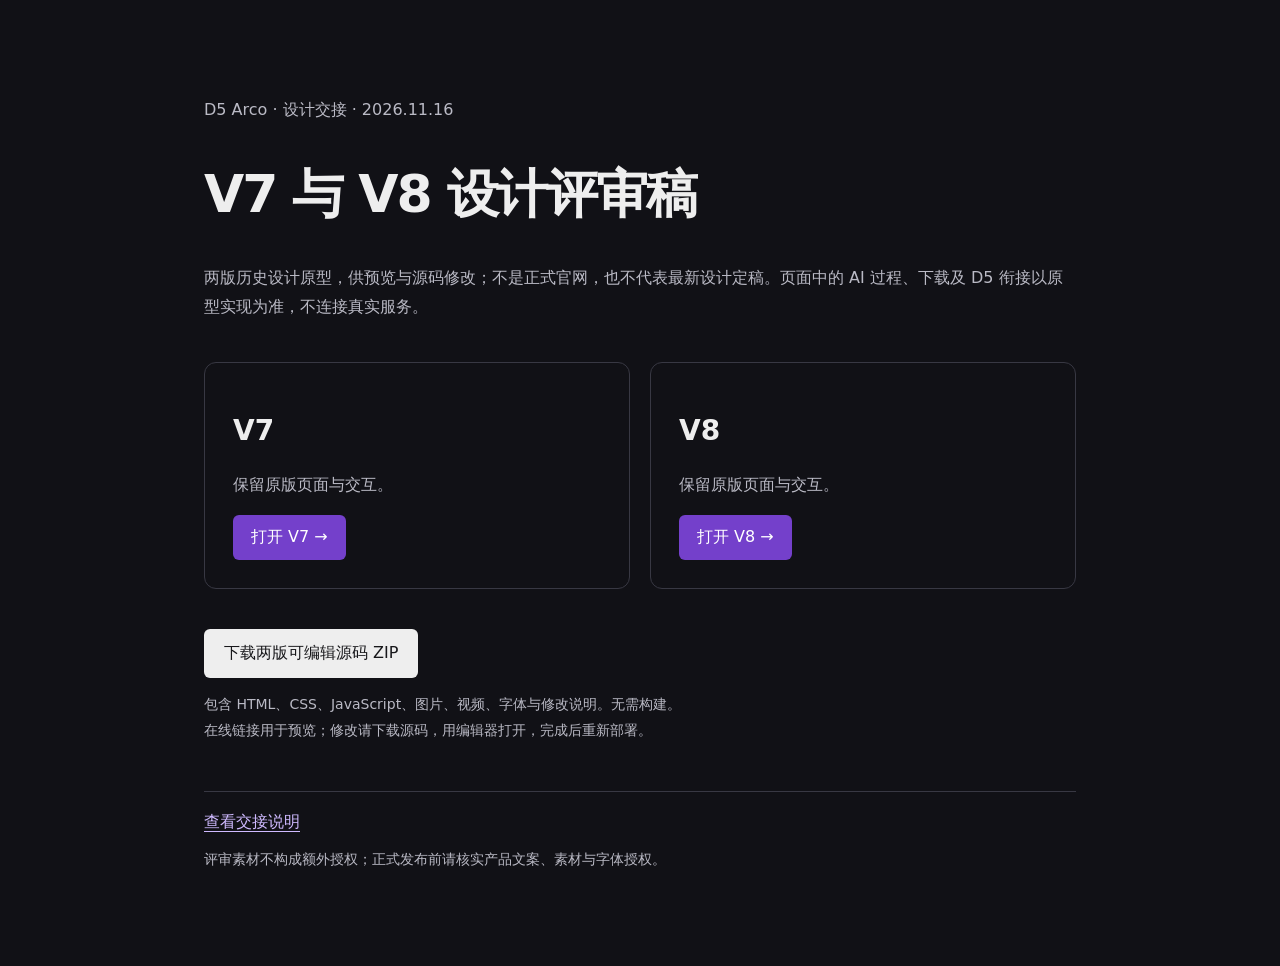
<file: index.html>
<!doctype html><html lang="zh-CN"><head><meta charset="utf-8"><meta name="viewport" content="width=device-width,initial-scale=1"><meta name="robots" content="noindex,nofollow"><title>Arco V7 / V8 · 设计评审与源码</title><style>*{box-sizing:border-box}body{margin:0;background:#111116;color:#eee;font-family:system-ui,-apple-system,sans-serif}main{max-width:920px;margin:auto;padding:80px 24px}h1{font-size:clamp(30px,5vw,52px);letter-spacing:-.04em}p{line-height:1.8;color:#babac5}.versions{display:grid;grid-template-columns:1fr 1fr;gap:20px;margin:40px 0}article{padding:28px;border:1px solid #383843;border-radius:12px}a{color:#cfbaff;text-underline-offset:4px}article a{display:inline-block;padding:12px 18px;background:#7440cb;color:white;border-radius:6px;text-decoration:none}article h2{font-size:28px}.download{display:inline-block;padding:14px 20px;background:#eee;color:#17171a;border-radius:6px;text-decoration:none}.note{font-size:14px}footer{margin-top:48px;border-top:1px solid #383843;padding-top:20px}@media(max-width:600px){main{padding-top:40px}.versions{grid-template-columns:1fr}}</style></head><body><main><p>D5 Arco · 设计交接 · 2026.11.16</p><h1>V7 与 V8 设计评审稿</h1><p>两版历史设计原型，供预览与源码修改；不是正式官网，也不代表最新设计定稿。页面中的 AI 过程、下载及 D5 衔接以原型实现为准，不连接真实服务。</p><section class="versions"><article><h2>V7</h2><p>保留原版页面与交互。</p><a href="index-v7.html">打开 V7 →</a></article><article><h2>V8</h2><p>保留原版页面与交互。</p><a href="index-v8.html">打开 V8 →</a></article></section><a class="download" href="https://github.com/jjcyixi/arco-design-v7-v8/releases/download/handoff-20261116/arco-v7-v8-source-20261116.zip">下载两版可编辑源码 ZIP</a><p class="note">包含 HTML、CSS、JavaScript、图片、视频、字体与修改说明。无需构建。<br>在线链接用于预览；修改请下载源码，用编辑器打开，完成后重新部署。</p><footer><a href="README.md">查看交接说明</a><p class="note">评审素材不构成额外授权；正式发布前请核实产品文案、素材与字体授权。</p></footer></main></body></html>
</file>
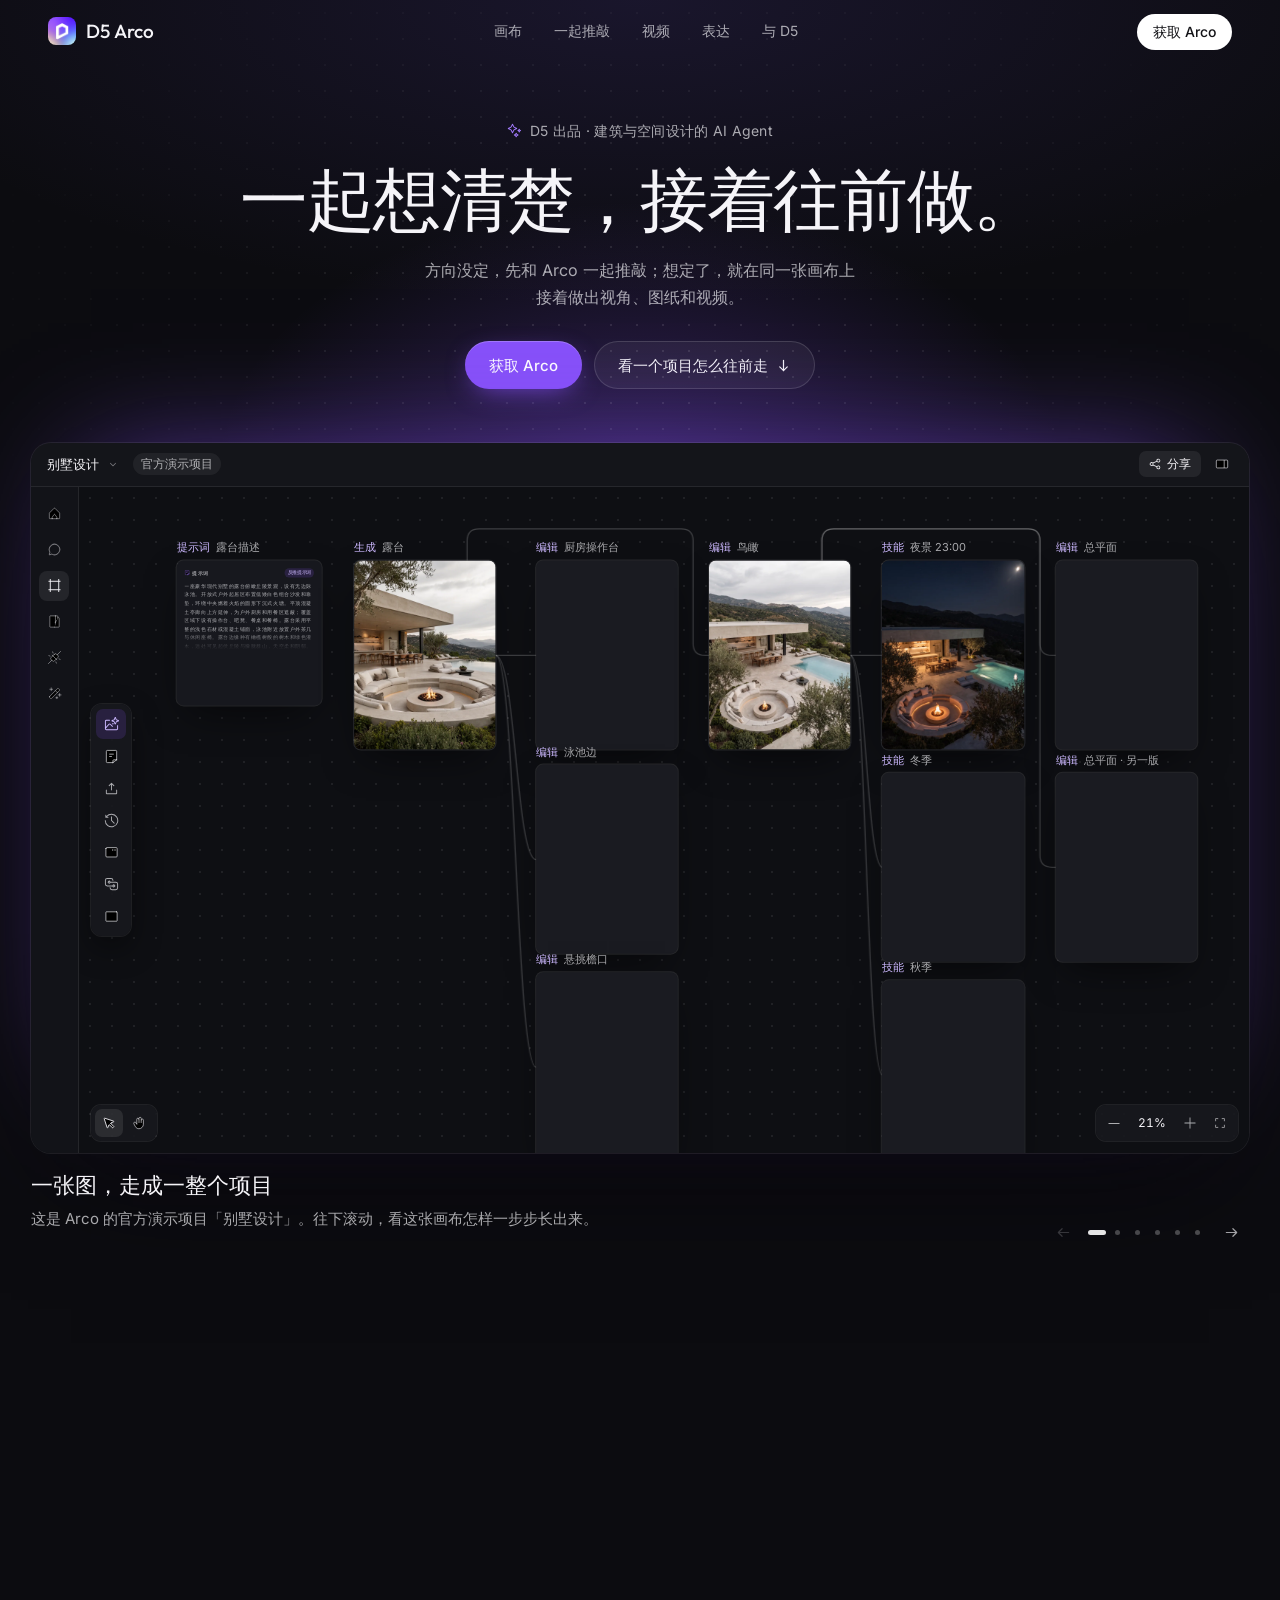
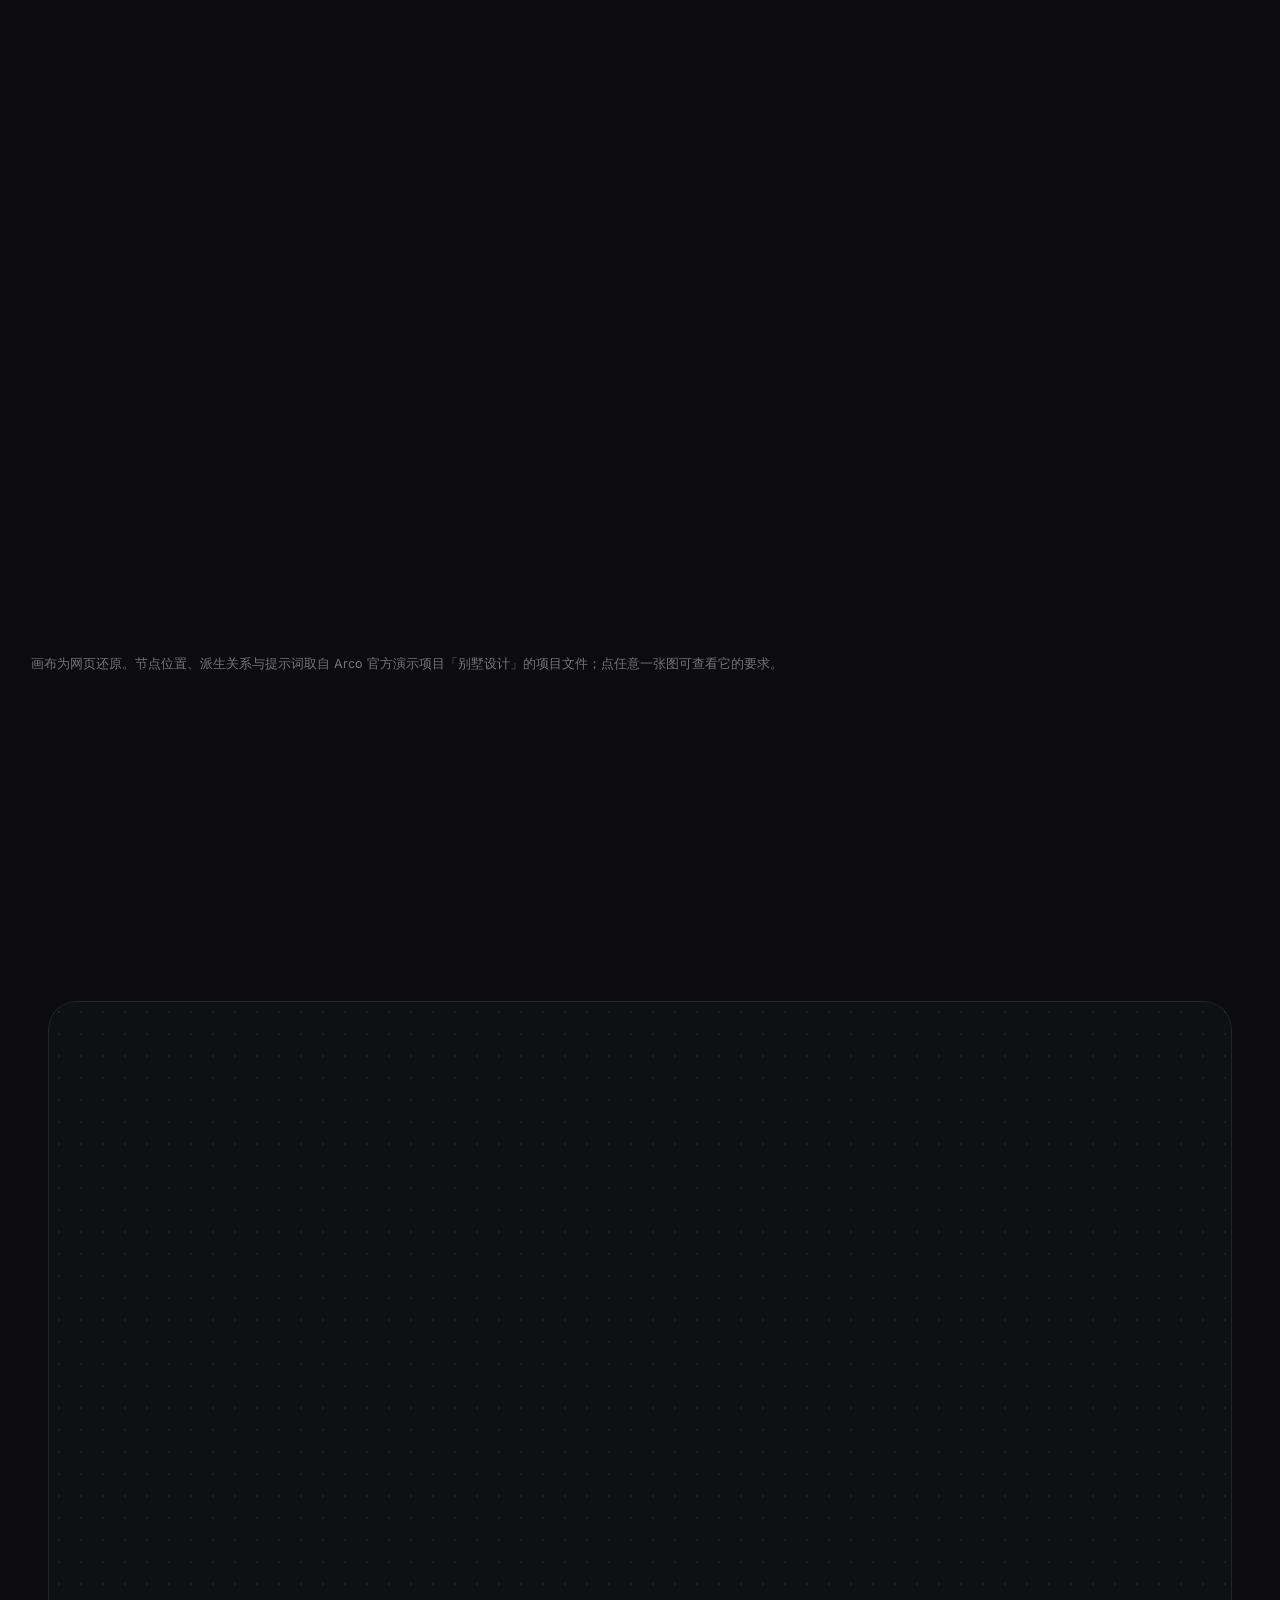
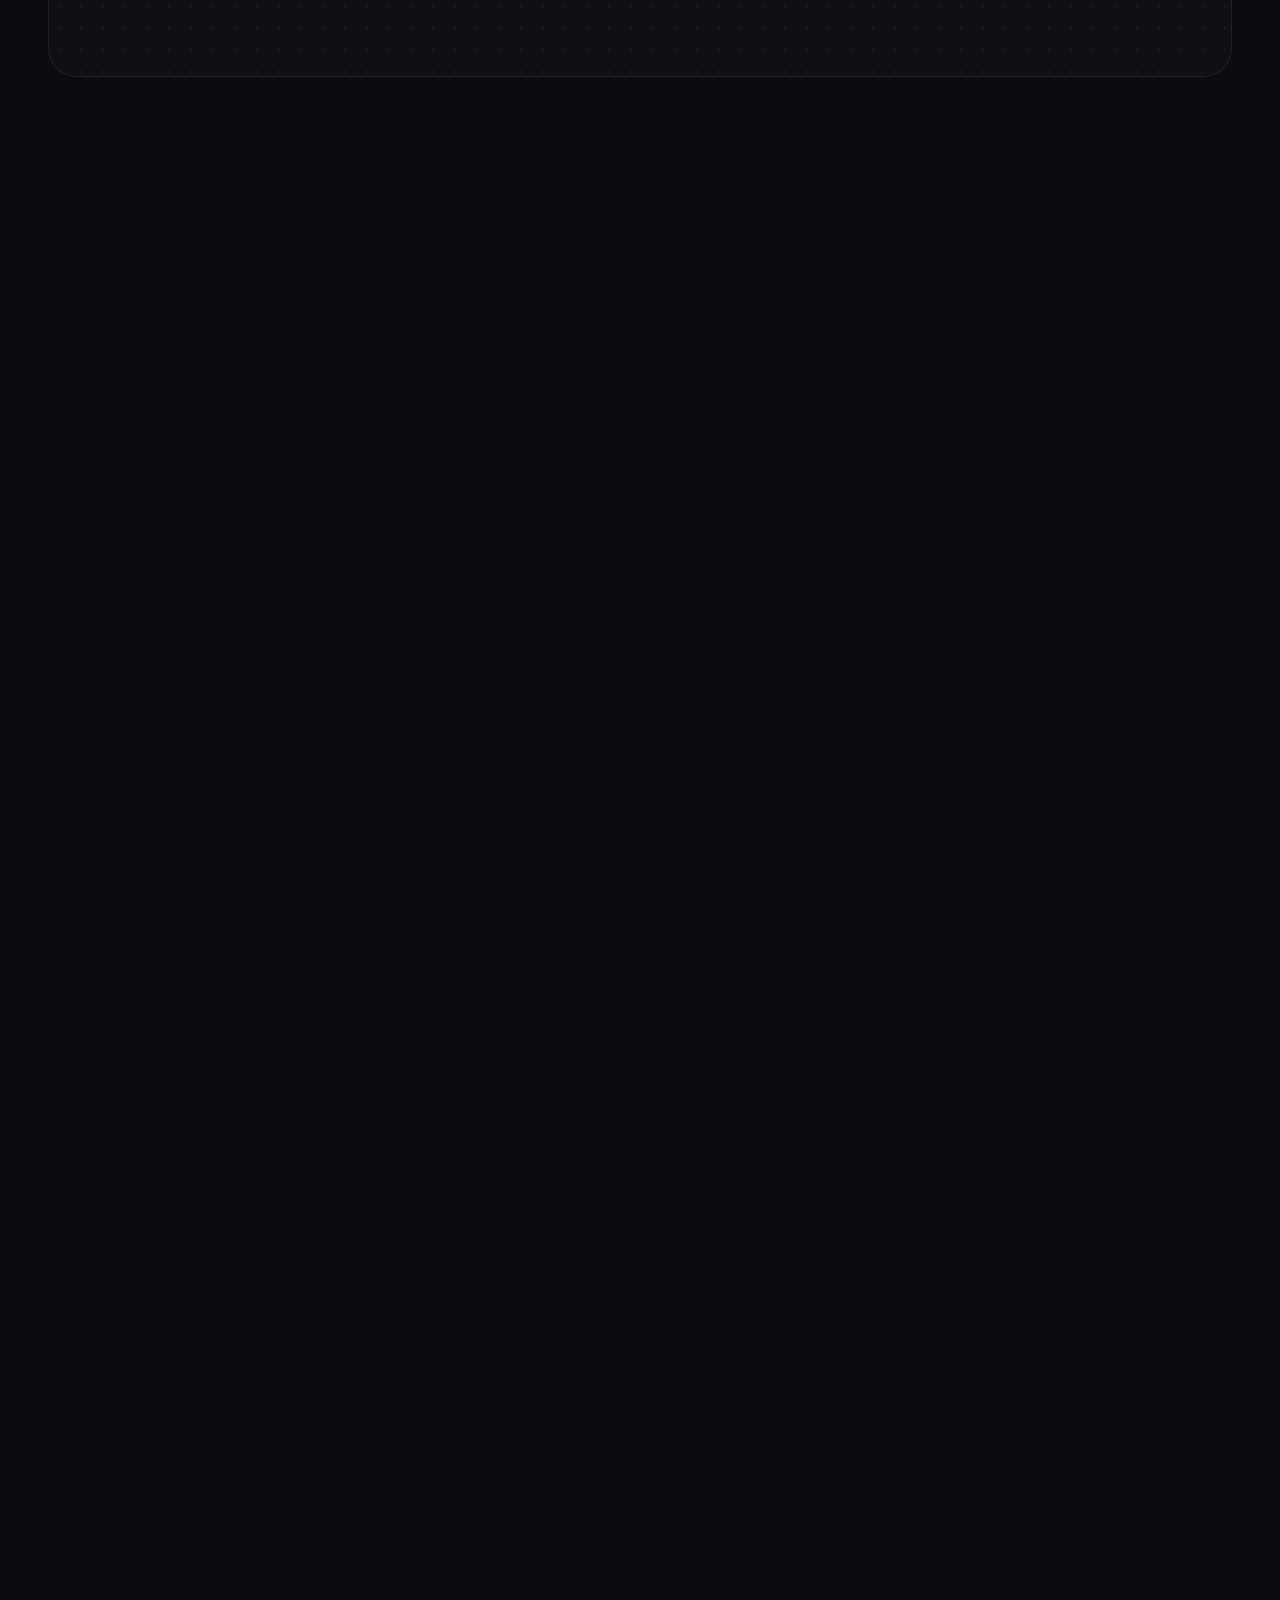
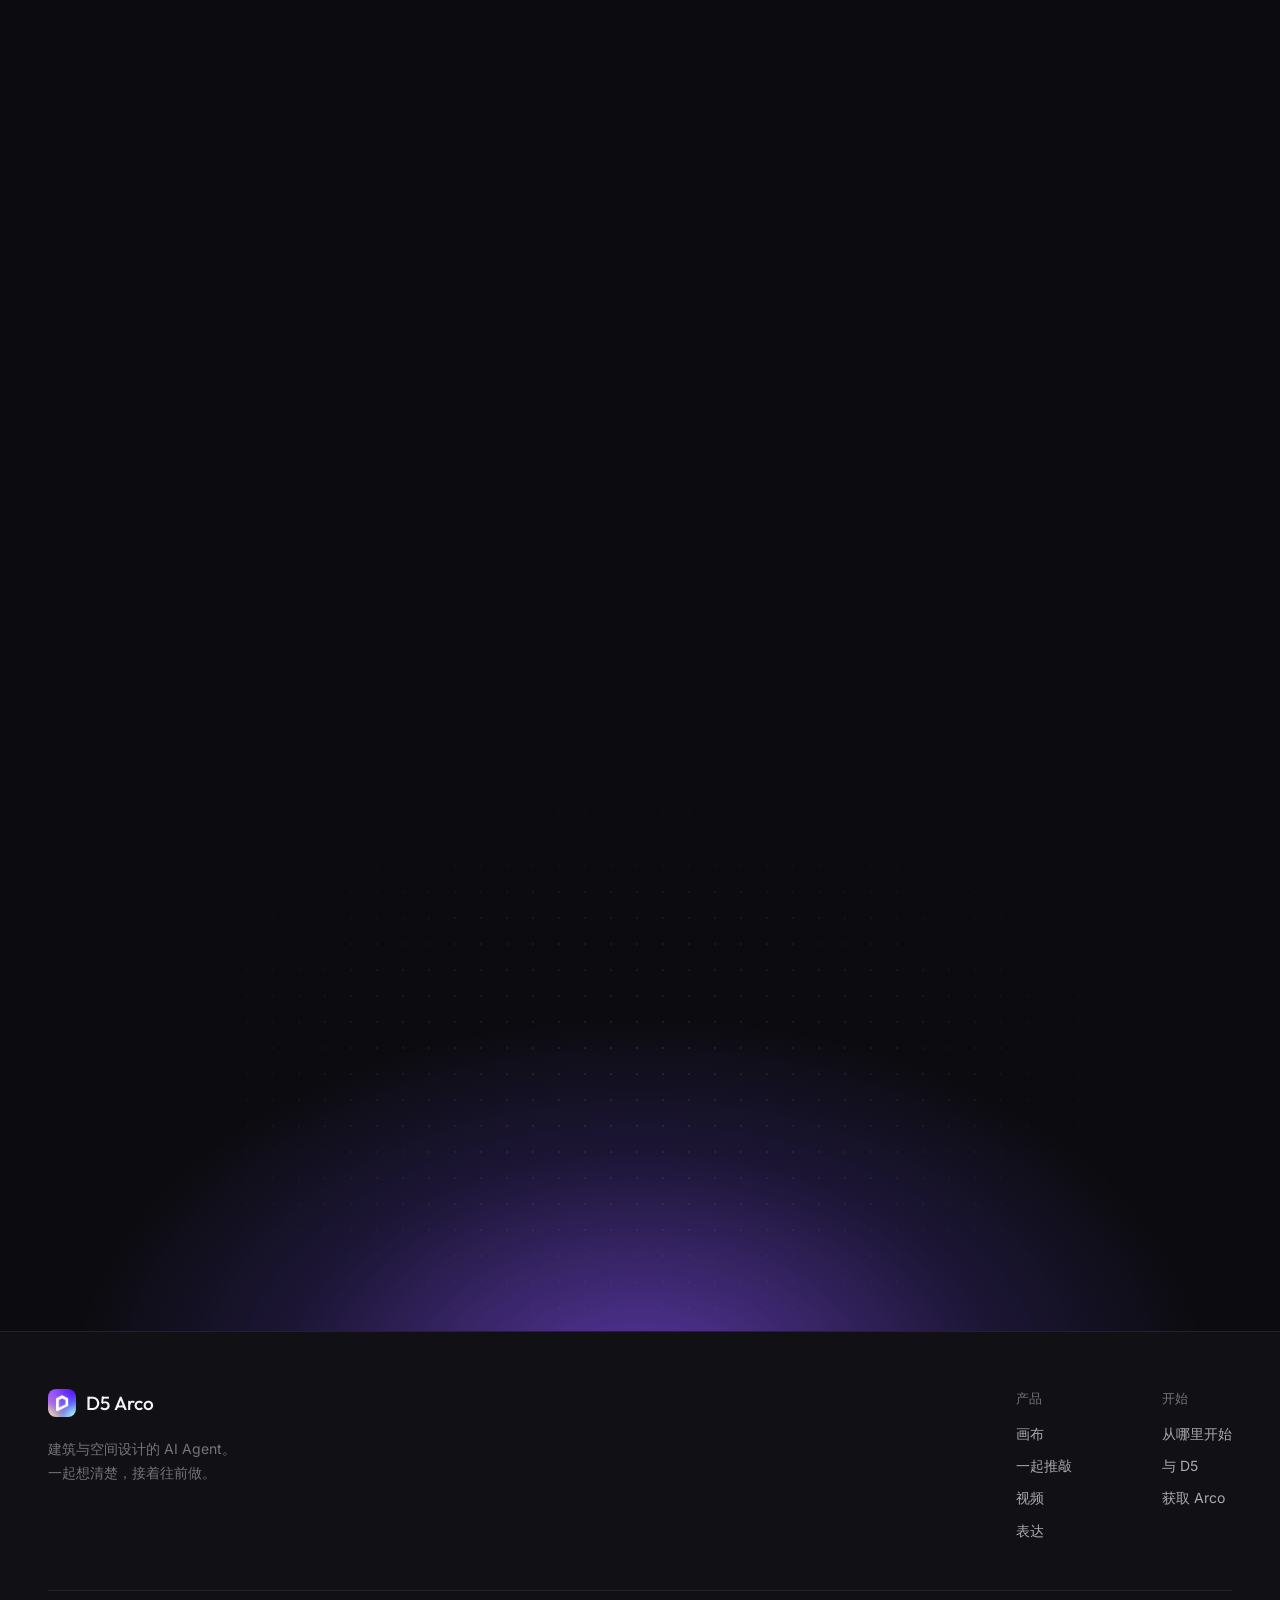
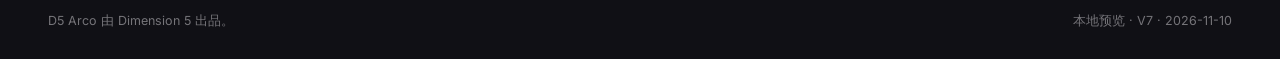
<file: index-v7.html>
<!doctype html>
<html lang="zh-CN">
<head>
<meta charset="utf-8">
<meta name="viewport" content="width=device-width,initial-scale=1,viewport-fit=cover">
<meta http-equiv="Content-Security-Policy" content="default-src 'none'; img-src 'self' file: data:; media-src 'self' file:; style-src 'self' file:; script-src 'self' file:; font-src 'self' file:; connect-src 'none'; base-uri 'none'; form-action 'none'">
<meta name="description" content="D5 Arco，面向建筑与空间设计的 AI Agent。方向没定时一起推敲，想定之后在同一张画布上接着做出视角、图纸和视频。">
<meta name="theme-color" content="#0c0c10">
<meta name="color-scheme" content="dark">
<title>D5 Arco｜建筑与空间设计的 AI Agent</title>
<link rel="icon" href="v7/assets/brand.webp">
<link rel="stylesheet" href="v7/page.css">
<link rel="stylesheet" href="v7/generated.css">
<script defer src="v7/page.js"></script>
</head>
<body>
<svg class="sprite" xmlns="http://www.w3.org/2000/svg" width="0" height="0" aria-hidden="true" focusable="false"><symbol id="i-add" viewBox="0 0 16 16"><g><path fill="currentColor" d="M8.5 2a.5.5 0 0 0-1 0v5.5H2a.5.5 0 0 0 0 1h5.5V14a.5.5 0 0 0 1 0V8.5H14a.5.5 0 0 0 0-1H8.5V2z"/></g></symbol><symbol id="i-arrowclock" viewBox="0 0 16 16"><g><path fill="currentColor" d="M4.364 4.167H3.169A6.167 6.167 0 1 1 1.833 8a.5.5 0 0 0-1 0A7.167 7.167 0 1 0 2.44 3.478V2.242a.5.5 0 1 0-1 0v2.425a.5.5 0 0 0 .5.5h2.425a.5.5 0 0 0 0-1z"/><path fill="currentColor" d="M8.502 4a.5.5 0 0 0-1 0v4.003a.5.5 0 0 0 .146.353l2.826 2.827a.5.5 0 1 0 .707-.707l-2.68-2.68V4z"/></g></symbol><symbol id="i-arrowoutup" viewBox="0 0 16 16"><g><path fill-rule="evenodd" clip-rule="evenodd" d="M7.646 2.146a.5.5 0 0 1 .708 0l2.5 2.5a.5.5 0 0 1-.708.708L8.5 3.707V9.5a.5.5 0 0 1-1 0V3.707L5.854 5.354a.5.5 0 1 1-.708-.708l2.5-2.5ZM2.5 9a.5.5 0 0 1 .5.5V13h10V9.5a.5.5 0 0 1 1 0V13a1 1 0 0 1-1 1H3a1 1 0 0 1-1-1V9.5a.5.5 0 0 1 .5-.5Z" fill="currentColor"/></g></symbol><symbol id="i-arrowup" viewBox="0 0 16 16"><g><path d="M8 13.5v-11m0 0L3.5 7M8 2.5 12.5 7" stroke="currentColor" stroke-linecap="round" stroke-linejoin="round"/></g></symbol><symbol id="i-at" viewBox="0 0 16 16"><g><path fill-rule="evenodd" clip-rule="evenodd" d="M6.927 2.606A5.5 5.5 0 0 1 13.5 8c0 .643-.118 1.162-.33 1.504-.195.312-.475.496-.92.496-.445 0-.725-.184-.92-.496C11.119 9.162 11 8.643 11 8V5.5a.5.5 0 0 0-1 0v.264a3 3 0 1 0 .372 4.073c.034.067.07.132.11.195.368.593.963.968 1.768.968s1.4-.375 1.768-.968c.35-.563.482-1.294.482-2.032A6.5 6.5 0 1 0 8 14.5c1.313 0 2.735-.39 3.777-1.084a.5.5 0 1 0-.554-.832c-.859.57-2.083.916-3.223.916A5.5 5.5 0 0 1 6.927 2.606ZM6 8a2 2 0 1 1 4 0 2 2 0 0 1-4 0Z" fill="currentColor"/></g></symbol><symbol id="i-bookopentext" viewBox="0 0 32 32"><g><path d="M16 11a4 4 0 0 1 4-4h9v18h-9a4 4 0 0 0-4 4M3 25h9a4 4 0 0 1 4 4V11a4 4 0 0 0-4-4H3v18Zm17-13h5m-5 4h5m-5 4h5" stroke="currentColor" stroke-width="2" stroke-linecap="round" stroke-linejoin="round"/></g></symbol><symbol id="i-chevrondown" viewBox="0 0 16 16"><g><path fill="currentColor" d="M4.146 6.646a.5.5 0 0 1 .708 0L8 9.793l3.146-3.147a.5.5 0 0 1 .708.708l-3.5 3.5a.5.5 0 0 1-.708 0l-3.5-3.5a.5.5 0 0 1 0-.708z" clip-rule="evenodd" fill-rule="evenodd"/></g></symbol><symbol id="i-close" viewBox="0 0 16 16"><g><path stroke-linejoin="round" stroke-linecap="round" stroke="currentColor" d="m3.5 3.5 9 9m0-9-9 9"/></g></symbol><symbol id="i-comment" viewBox="0 0 16 16"><g><path fill-rule="evenodd" clip-rule="evenodd" d="M4.284 3.162a6.1 6.1 0 1 1 .861 10.228l-1.973.658a.966.966 0 0 1-1.222-1.222l.66-1.971a6.1 6.1 0 0 1 1.674-7.693Zm4.048-.251a5.1 5.1 0 0 0-4.746 7.644.5.5 0 0 1 .042.409l-.709 2.115 2.118-.707a.5.5 0 0 1 .409.042A5.1 5.1 0 1 0 8.332 2.91Z" fill="currentColor"/></g></symbol><symbol id="i-cornersout" viewBox="0 0 32 32"><g><path d="M21 6h5v5M11 26H6v-5m20 0v5h-5M6 11V6h5" stroke="currentColor" stroke-width="2" stroke-linecap="round" stroke-linejoin="round"/></g></symbol><symbol id="i-foldervertical" viewBox="0 0 32 32"><g><path d="m18 17.5 4.793-6.23a1 1 0 0 0 .207-.61V5a1 1 0 0 0-1-1h-4m0 13.5V27a1 1 0 0 1-1 1H7a1 1 0 0 1-1-1V5a1 1 0 0 1 1-1h11m0 13.5V4" stroke="currentColor" stroke-width="2" stroke-linecap="round" stroke-linejoin="round"/><path d="M23.5 8H25a1 1 0 0 1 1 1v18a1 1 0 0 1-1 1h-9" stroke="currentColor" stroke-width="2" stroke-linecap="round" stroke-linejoin="round"/></g></symbol><symbol id="i-frame" viewBox="0 0 16 16"><g><path d="M2 3.5h12m-10.5-2v13m-1.5-2h12m-1.5-11v13" stroke="currentColor" stroke-linecap="round"/></g></symbol><symbol id="i-framecorners" viewBox="0 0 32 32"><g><path d="M20 10h4v4m-12 8H8v-4" stroke="currentColor" stroke-width="2" stroke-linecap="round" stroke-linejoin="round"/><path d="M27 6H5a1 1 0 0 0-1 1v18a1 1 0 0 0 1 1h22a1 1 0 0 0 1-1V7a1 1 0 0 0-1-1Z" stroke="currentColor" stroke-width="2" stroke-linecap="round" stroke-linejoin="round"/></g></symbol><symbol id="i-hand" viewBox="0 0 32 32"><g><path d="M21 9.5a2.5 2.5 0 0 1 5 0V19a9.999 9.999 0 0 1-10 10c-5.523 0-7.594-2.66-11.665-11.25a2.5 2.5 0 0 1 4.33-2.5L11 19V7.5a2.5 2.5 0 0 1 5 0" stroke="currentColor" stroke-width="2" stroke-linecap="round" stroke-linejoin="round"/><path d="M16 15V5.5a2.5 2.5 0 0 1 5 0V15" stroke="currentColor" stroke-width="2" stroke-linecap="round" stroke-linejoin="round"/></g></symbol><symbol id="i-housesimple" viewBox="0 0 16 16"><g><path d="M5.5 13.5H3a.5.5 0 0 1-.5-.5V7.707a.5.5 0 0 1 .146-.353l5-5a.5.5 0 0 1 .707 0l5 5a.5.5 0 0 1 .147.353V13a.5.5 0 0 1-.5.5h-2.5m-5 0v-1.34a.5.5 0 0 1 .093-.29l2-2.8a.5.5 0 0 1 .813 0l2 2.8a.5.5 0 0 1 .094.29v1.34m-5 0h5" stroke="currentColor" stroke-linecap="round" stroke-linejoin="round"/></g></symbol><symbol id="i-imagestar" viewBox="0 0 16 16"><g><path d="M9.5 8a.75.75 0 1 0 0-1.5.75.75 0 0 0 0 1.5Z" fill="currentColor"/><path fill-rule="evenodd" clip-rule="evenodd" d="m12 1.447-.558 1.535v.002a.771.771 0 0 1-.458.457h-.002L9.447 4l1.537.559a.771.771 0 0 1 .457.457v.002L12 6.553l.558-1.535v-.002a.772.772 0 0 1 .458-.457h.002L14.553 4l-1.535-.558h-.002a.771.771 0 0 1-.457-.458v-.002L12 1.447Zm-.438-1.31a.767.767 0 0 1 1.158.364l.001.003.74 2.035 2.038.741a.768.768 0 0 1 0 1.44l-.003.001-2.035.74-.74 2.035-.001.003a.768.768 0 0 1-1.44 0l-.001-.003-.74-2.035L8.5 4.72a.768.768 0 0 1 0-1.44l.003-.001 2.035-.74.74-2.035L11.28.5a.768.768 0 0 1 .282-.364ZM2.5 4a.5.5 0 0 0-.5.5v6.197l2.923-3.248A1.5 1.5 0 0 1 7.1 7.392l2.255 2.254a.5.5 0 0 1-.708.708L6.392 8.099a.5.5 0 0 0-.725.019L2 12.192v.308a.5.5 0 0 0 .5.5h11a.5.5 0 0 0 .5-.5V9a.5.5 0 0 1 1 0v3.5a1.5 1.5 0 0 1-1.5 1.5h-11A1.5 1.5 0 0 1 1 12.5v-8A1.5 1.5 0 0 1 2.5 3H6a.5.5 0 0 1 0 1H2.5Z" fill="currentColor"/></g></symbol><symbol id="i-magicwand" viewBox="0 0 16 16"><g><path d="M13.5 8v3m-9-9v3M12 9.5h3m-12-6h3m4.5 8v2m-1-1h2M9 5l2 2m-8.353 4.353 8.707-8.707a.5.5 0 0 1 .707 0l1.293 1.293a.5.5 0 0 1 0 .707l-8.708 8.707a.5.5 0 0 1-.707 0l-1.292-1.292a.5.5 0 0 1 0-.708Z" stroke="currentColor" stroke-linecap="round" stroke-linejoin="round"/></g></symbol><symbol id="i-maptrifold" viewBox="0 0 32 32"><g><path d="M12 23V5m8 4v18m-8-4-8 2V7l8-2 8 4 8-2v18l-8 2-8-4Z" stroke="currentColor" stroke-width="2" stroke-linecap="round" stroke-linejoin="round"/></g></symbol><symbol id="i-menu" viewBox="0 0 16 16"><g><path fill="currentColor" d="M2 3.5a.5.5 0 0 1 .5-.5h11a.5.5 0 0 1 0 1h-11a.5.5 0 0 1-.5-.5zm0 4a.5.5 0 0 1 .5-.5h11a.5.5 0 0 1 0 1h-11a.5.5 0 0 1-.5-.5zm12 4a.5.5 0 0 0-.5-.5h-11a.5.5 0 0 0 0 1h11a.5.5 0 0 0 .5-.5z"/></g></symbol><symbol id="i-minus" viewBox="0 0 16 16"><g><path fill="currentColor" d="M1.5 8.5A.5.5 0 0 1 2 8h12a.5.5 0 0 1 0 1H2a.5.5 0 0 1-.5-.5z" clip-rule="evenodd" fill-rule="evenodd"/></g></symbol><symbol id="i-more" viewBox="0 0 16 16"><g><path fill="currentColor" d="M8 5a1 1 0 1 1 0-2 1 1 0 0 1 0 2zm0 4a1 1 0 1 1 0-2 1 1 0 0 1 0 2zm-1 3a1 1 0 1 0 2 0 1 1 0 0 0-2 0z"/></g></symbol><symbol id="i-notepageline" viewBox="0 0 16 16"><g><path d="M6 5.5h4M6 8h2m1.5 6.5h-6a1 1 0 0 1-1-1v-11a1 1 0 0 1 1-1h9a1 1 0 0 1 1 1v9m-4 3v-2a1 1 0 0 1 1-1h3m-4 3 4-3" stroke="currentColor" stroke-linecap="round" stroke-linejoin="round"/></g></symbol><symbol id="i-playsimple" viewBox="0 0 16 16"><g><path d="M12.794 7.175a1 1 0 0 1 0 1.65l-6.73 4.604a1 1 0 0 1-1.564-.825V3.396a1 1 0 0 1 1.565-.825l6.729 4.604Z" stroke="currentColor" stroke-linejoin="round"/></g></symbol><symbol id="i-plugsconnected" viewBox="0 0 32 32"><g><path d="M16.121 8.879 8.88 16.12a3 3 0 0 0 0 4.243l2.757 2.758a3 3 0 0 0 4.243 0l7.243-7.243a3 3 0 0 0 0-4.243L20.364 8.88a3 3 0 0 0-4.243 0ZM11 11l10 10m8-18-7.257 7.258M10.258 21.743 3 29m9-25 1 2.5M4 12l2.5 1m19 6 2.5 1m-9 5.5 1 2.5" stroke="currentColor" stroke-width="2" stroke-linecap="round" stroke-linejoin="round"/></g></symbol><symbol id="i-selectioncursor" viewBox="0 0 16 16"><g><path d="M10.146 8.647a.5.5 0 0 1 .154-.813l2.9-1.113a.5.5 0 0 0-.044-.929L3.152 2.526a.5.5 0 0 0-.625.625l3.265 10.006a.5.5 0 0 0 .928.044l1.114-2.9a.5.5 0 0 1 .812-.154l3.207 3.207a.5.5 0 0 0 .707 0l.793-.792a.5.5 0 0 0 0-.706l-3.207-3.21Z" stroke="currentColor" stroke-linecap="round" stroke-linejoin="round"/></g></symbol><symbol id="i-share" viewBox="0 0 16 16"><g><path fill-rule="evenodd" clip-rule="evenodd" d="M12.5 1a2.5 2.5 0 0 0-2.42 3.13L5.134 6.107a2.5 2.5 0 1 0 0 3.784l4.946 1.979a2.5 2.5 0 1 0 4.92.63 2.5 2.5 0 0 0-4.478-1.53l-4.76-1.904A2.49 2.49 0 0 0 6 8a2.49 2.49 0 0 0-.238-1.066l4.76-1.905A2.5 2.5 0 1 0 12.5 1ZM11 3.5a1.5 1.5 0 1 1 3 0 1.5 1.5 0 0 1-3 0Zm-7.5 3a1.5 1.5 0 1 0 0 3 1.5 1.5 0 0 0 0-3Zm9 4.5a1.5 1.5 0 1 0 0 3 1.5 1.5 0 0 0 0-3Z" fill="currentColor"/></g></symbol><symbol id="i-sidebarright" viewBox="0 0 16 16"><g><path d="M10.5 3.5h-8a1 1 0 0 0-1 1v7a1 1 0 0 0 1 1h8m0-9h3a1 1 0 0 1 1 1v7a1 1 0 0 1-1 1h-3m0-9v9" stroke="currentColor" stroke-linejoin="round"/></g></symbol><symbol id="i-starfour" viewBox="0 0 16 16"><g><g clip-path="url(#a)"><path fill="currentColor" d="M7.43 1.147a1 1 0 0 1 1.508.473v.003l1.45 3.985.001.003h.002l3.99 1.452a1 1 0 0 1 0 1.875h-.004l-3.985 1.45-.003.001-.001.003-1.45 3.988a1 1 0 0 1-1.875 0l-.002-.003-1.449-3.985v-.002l-.003-.002-3.99-1.45a1 1 0 0 1 0-1.875l.004-.002 3.985-1.449.003-.001.001-.002 1.45-3.99a1 1 0 0 1 .367-.472Zm.57.82L6.551 5.953v.002a1.006 1.006 0 0 1-.597.596l-.002.001L1.968 8l3.986 1.45a1.006 1.006 0 0 1 .596.596l.001.002L8 14.032l1.449-3.984v-.002a1.006 1.006 0 0 1 .597-.596l.002-.001L14.032 8l-3.984-1.449h-.002a1.006 1.006 0 0 1-.596-.597l-.001-.002L8 1.968Z" clip-rule="evenodd" fill-rule="evenodd"/></g><defs><clipPath><path fill="currentColor" d="M0 0h16v16H0z"/></clipPath></defs></g></symbol><symbol id="i-starshine3linear" viewBox="0 0 16 16"><g><path fill="currentColor" d="M5.865.864a.5.5 0 0 1 .444.272l1.454 2.83 2.83 1.454a.5.5 0 0 1 0 .889l-2.83 1.454-1.454 2.83a.5.5 0 0 1-.89 0l-1.453-2.83-2.83-1.454a.5.5 0 0 1 0-.89l2.83-1.453 1.454-2.83a.5.5 0 0 1 .445-.272Zm0 1.594L4.782 4.565a.5.5 0 0 1-.216.217L2.459 5.864l2.107 1.083a.5.5 0 0 1 .216.216L5.865 9.27l1.082-2.107a.5.5 0 0 1 .216-.216L9.27 5.864 7.163 4.782a.5.5 0 0 1-.216-.217L5.865 2.458Zm3.931 7.838a.5.5 0 0 1 .445.271l.606 1.179 1.178.605a.5.5 0 0 1 0 .89l-1.178.605-.606 1.178a.5.5 0 0 1-.89 0l-.605-1.178-1.178-.605a.5.5 0 0 1 0-.89l1.178-.605.606-1.179a.5.5 0 0 1 .444-.271Zm0 1.594-.234.456a.5.5 0 0 1-.216.216l-.456.234.456.234a.5.5 0 0 1 .216.216l.234.456.235-.456a.5.5 0 0 1 .216-.216l.455-.234-.455-.234a.5.5 0 0 1-.216-.216l-.235-.456Zm3.698-5.57a.5.5 0 0 0-.89 0l-.435.848-.848.436a.5.5 0 0 0 0 .89l.848.435.436.848a.5.5 0 0 0 .889 0l.436-.848.848-.435a.5.5 0 0 0 0-.89l-.848-.436-.436-.848Zm-.51 1.448.065-.125.065.125a.5.5 0 0 0 .216.216l.125.065-.125.064a.5.5 0 0 0-.216.216l-.065.126-.064-.126a.5.5 0 0 0-.216-.216l-.126-.064.126-.065a.5.5 0 0 0 .216-.216Z" clip-rule="evenodd" fill-rule="evenodd"/></g></symbol><symbol id="i-templetevideo" viewBox="0 0 16 16"><g><path fill="currentColor" d="M7.277 5.584A.5.5 0 0 0 6.5 6v4a.5.5 0 0 0 .777.416l3-2a.5.5 0 0 0 0-.832l-3-2zM7.5 9.066V6.934L9.099 8 7.5 9.066z" clip-rule="evenodd" fill-rule="evenodd"/><path fill="currentColor" d="M0 3a1 1 0 0 1 1-1h14a1 1 0 0 1 1 1v10a1 1 0 0 1-1 1H1a1 1 0 0 1-1-1V3zm1 0h2v3H1V3zm0 4v2h2V7H1zm0 6v-3h2v3H1zm3 0V3h8v10H4zm9 0v-3h2v3h-2zm0-6h2v2h-2V7zm2-1V3h-2v3h2z" clip-rule="evenodd" fill-rule="evenodd"/></g></symbol><symbol id="i-video" viewBox="0 0 16 16"><g><path fill="currentColor" d="M11 10.417V11a2 2 0 0 1-2 2H3a2 2 0 0 1-2-2V5a2 2 0 0 1 2-2h6a2 2 0 0 1 2 2v1l2.553-1.276A1 1 0 0 1 15 5.618v5.391a1 1 0 0 1-1.504.864L11 10.417zM3 4h6a1 1 0 0 1 1 1v6a1 1 0 0 1-1 1H3a1 1 0 0 1-1-1V5a1 1 0 0 1 1-1zm8 5.259 3 1.75V5.618l-3 1.5v2.141z" clip-rule="evenodd" fill-rule="evenodd"/></g></symbol><symbol id="i-workflow" viewBox="0 0 16 16"><g><path fill="currentColor" d="M1 3.5A2.5 2.5 0 0 1 3.5 1h4A2.5 2.5 0 0 1 10 3.5V4H9v-.5A1.5 1.5 0 0 0 7.5 2h-4A1.5 1.5 0 0 0 2 3.5v4A1.5 1.5 0 0 0 3.5 9h5.585a1.5 1.5 0 1 1 0 1H3.5A2.5 2.5 0 0 1 1 7.5v-4zm9 6a.5.5 0 1 0 1 0 .5.5 0 0 0-1 0zM6 11v.5A2.5 2.5 0 0 0 8.5 14h4a2.5 2.5 0 0 0 2.5-2.5v-4A2.5 2.5 0 0 0 12.5 5H6.915a1.5 1.5 0 1 0 0 1H12.5A1.5 1.5 0 0 1 14 7.5v4a1.5 1.5 0 0 1-1.5 1.5h-4A1.5 1.5 0 0 1 7 11.5V11H6zm-.5-6a.5.5 0 1 1 0 1 .5.5 0 0 1 0-1z"/></g></symbol><symbol id="i-appwindow" viewBox="0 0 16 16"><g><path d="M2.02 3.768a1 1 0 0 1 1-1h10a1 1 0 0 1 1 1v8a1 1 0 0 1-1 1h-10a1 1 0 0 1-1-1v-8Z" stroke="currentColor" stroke-linecap="round" stroke-linejoin="round"/><path d="M9.27 6a.75.75 0 1 0 0-1.5.75.75 0 0 0 0 1.5Zm2.5 0a.75.75 0 1 0 0-1.5.75.75 0 0 0 0 1.5Z" fill="currentColor"/></g></symbol><symbol id="i-fileimport" viewBox="0 0 16 16"><g><path fill="currentColor" d="M3.5 2a.5.5 0 0 0-.5.5v10a.5.5 0 0 0 .5.5h3a.5.5 0 0 1 0 1h-3A1.5 1.5 0 0 1 2 12.5v-10A1.5 1.5 0 0 1 3.5 1h5.946a1.5 1.5 0 0 1 1.272.705l2.054 3.287a1.5 1.5 0 0 1 .087.16.498.498 0 0 1 .13.453c.007.06.011.12.011.182V7.5a.5.5 0 0 1-1 0V6H9.5a.5.5 0 0 1-.5-.5V2H3.5zm6.5.443V5h1.598L10 2.443z"/><path fill="currentColor" d="M9 9a.5.5 0 0 0 0 1h2v3.293l-1.646-1.647a.5.5 0 0 0-.708.708l2.5 2.5a.5.5 0 0 0 .708 0l2.5-2.5a.5.5 0 0 0-.708-.708L12 13.293V9.5a.5.5 0 0 0-.5-.5H9z"/></g></symbol><symbol id="i-textarticlestar" viewBox="0 0 32 32"><g><path d="M15 17h13M10 3.5l2.376 4.624L17 10.5l-4.624 2.376L10 17.5l-2.376-4.624L3 10.5l4.624-2.376L10 3.5ZM19 6h4m-2-2v4M5 27h23M5 22h23" stroke="currentColor" stroke-width="2" stroke-linecap="round" stroke-linejoin="round"/></g></symbol><symbol id="i-arrowdownload" viewBox="0 0 16 16"><g><path fill="currentColor" d="M3.5 13h9a.5.5 0 0 1 .09.992L12.5 14h-9a.5.5 0 0 1-.09-.992L3.5 13h9-9zM7.91 1.008 8 1a.5.5 0 0 1 .492.41l.008.09v8.792l2.682-2.681a.5.5 0 0 1 .638-.058l.07.058a.5.5 0 0 1 .057.638l-.058.069-3.535 3.536a.5.5 0 0 1-.638.057l-.07-.057-3.535-3.536a.5.5 0 0 1 .638-.765l.069.058L7.5 10.292V1.5a.5.5 0 0 1 .41-.492L8 1l-.09.008z"/></g></symbol><symbol id="i-hd" viewBox="0 0 16 16"><g><path fill-rule="evenodd" clip-rule="evenodd" d="M6.425 11.537c.577 0 .904-.354.904-.969v-5.6c0-.614-.327-.968-.904-.968s-.898.348-.898.969v2.035H2.801V4.969c0-.615-.326-.969-.903-.969S1 4.348 1 4.969v5.599c0 .62.321.969.898.969s.903-.354.903-.969V8.435h2.726v2.133c0 .62.321.969.898.969Zm5.262-.055c2.187 0 3.357-1.295 3.357-3.717 0-2.416-1.17-3.71-3.357-3.71H9.82c-.68 0-1.05.358-1.05 1.028v5.37c0 .67.37 1.03 1.05 1.03h1.867Zm-1.115-1.431h.838c1.235 0 1.796-.707 1.796-2.285 0-1.573-.56-2.286-1.796-2.286h-.838v4.571Z" fill="currentColor"/></g></symbol><symbol id="i-ratio" viewBox="0 0 16 16">
<g>
<path d="M8 2V11.5M12.5 7L8 11.5L3.5 7M2.5 13.5H13.5" stroke="currentColor" stroke-linecap="round" stroke-linejoin="round"/>
</g>
</symbol><symbol id="i-pause" viewBox="0 0 16 16"><path fill="currentColor" d="M4.5 2.5h2v11h-2zm5 0h2v11h-2z"/></symbol><symbol id="i-arrow-right" viewBox="0 0 16 16"><path fill="none" stroke="currentColor" stroke-width="1.3" stroke-linecap="round" stroke-linejoin="round" d="M2.5 8h11M9.5 4l4 4-4 4"/></symbol><symbol id="i-arrow-left" viewBox="0 0 16 16"><path fill="none" stroke="currentColor" stroke-width="1.3" stroke-linecap="round" stroke-linejoin="round" d="M13.5 8h-11M6.5 4l-4 4 4 4"/></symbol><symbol id="i-arrow-down" viewBox="0 0 16 16"><path fill="none" stroke="currentColor" stroke-width="1.3" stroke-linecap="round" stroke-linejoin="round" d="M8 2.5v11M4 9.5l4 4 4-4"/></symbol><symbol id="i-check" viewBox="0 0 16 16"><path fill="none" stroke="currentColor" stroke-width="1.5" stroke-linecap="round" stroke-linejoin="round" d="M3 8.5l3.2 3.2L13 5"/></symbol><symbol id="i-copy" viewBox="0 0 16 16"><path fill="none" stroke="currentColor" stroke-width="1.2" stroke-linejoin="round" d="M5.5 5.5v-2a1 1 0 0 1 1-1h6a1 1 0 0 1 1 1v6a1 1 0 0 1-1 1h-2m-7-5h6a1 1 0 0 1 1 1v6a1 1 0 0 1-1 1h-6a1 1 0 0 1-1-1v-6a1 1 0 0 1 1-1Z"/></symbol><symbol id="i-thumb-up" viewBox="0 0 16 16"><path fill="none" stroke="currentColor" stroke-width="1.2" stroke-linejoin="round" stroke-linecap="round" d="M5 7.2 7.6 2.5c.9 0 1.6.7 1.6 1.6v2.4h3a1.2 1.2 0 0 1 1.2 1.4l-.7 4.2a1.6 1.6 0 0 1-1.6 1.4H5m0-6.3v6.3m0-6.3H3.2a.7.7 0 0 0-.7.7v4.9c0 .4.3.7.7.7H5"/></symbol><symbol id="i-thumb-down" viewBox="0 0 16 16"><path fill="none" stroke="currentColor" stroke-width="1.2" stroke-linejoin="round" stroke-linecap="round" d="M11 8.8 8.4 13.5c-.9 0-1.6-.7-1.6-1.6V9.5h-3a1.2 1.2 0 0 1-1.2-1.4l.7-4.2a1.6 1.6 0 0 1 1.6-1.4H11m0 6.3V2.5m0 6.3h1.8a.7.7 0 0 0 .7-.7V3.2a.7.7 0 0 0-.7-.7H11"/></symbol><symbol id="i-doc" viewBox="0 0 16 16"><path fill="none" stroke="currentColor" stroke-width="1.2" stroke-linejoin="round" stroke-linecap="round" d="M9.5 2H4.6a1 1 0 0 0-1 1v10a1 1 0 0 0 1 1h6.8a1 1 0 0 0 1-1V5L9.5 2Zm0 0v3h2.9M5.8 8.2h4.4M5.8 10.6h3"/></symbol><symbol id="i-link" viewBox="0 0 16 16"><path fill="none" stroke="currentColor" stroke-width="1.3" stroke-linecap="round" d="M6.8 9.2a2.6 2.6 0 0 0 3.7 0l2-2a2.6 2.6 0 0 0-3.7-3.7l-.7.7m1.1 2.6a2.6 2.6 0 0 0-3.7 0l-2 2a2.6 2.6 0 0 0 3.7 3.7l.7-.7"/></symbol></svg>
<a class="skip" href="#main">跳至正文</a>

<header class="site-header" data-header>
  <div class="shell header-in">
    <a class="brand" href="#top" aria-label="D5 Arco 首页"><img src="v7/assets/brand.webp" alt="" width="28" height="28"><span>D5 Arco</span></a>
    <nav class="site-nav" aria-label="页面导航">
      <a href="#canvas">画布</a>
      <a href="#together">一起推敲</a>
      <a href="#motion">视频</a>
      <a href="#work">表达</a>
      <a href="#d5">与 D5</a>
    </nav>
    <div class="header-act">
      <a class="btn btn-light btn-sm" href="#get">获取 Arco</a>
      <button type="button" class="menu-toggle" data-menu-toggle aria-expanded="false" aria-controls="mobile-menu" aria-label="打开菜单"><span></span><span></span></button>
    </div>
  </div>
</header>

<div class="mobile-menu" id="mobile-menu" data-menu hidden>
  <nav aria-label="移动端导航">
    <a href="#canvas">画布</a>
    <a href="#together">一起推敲</a>
    <a href="#motion">视频</a>
    <a href="#work">表达</a>
    <a href="#begin">从哪里开始</a>
    <a href="#d5">与 D5</a>
  </nav>
  <a class="btn btn-primary" href="#get">获取 Arco</a>
</div>

<main id="main">

<!-- ===================== 首屏 ===================== -->
<section class="hero" id="top" aria-labelledby="hero-title">
  <div class="hero-bg" aria-hidden="true"></div>
  <div class="shell hero-copy">
    <p class="hero-id"><svg class="ic" aria-hidden="true" focusable="false"><use href="#i-starshine3linear"/></svg><span>D5 出品 · 建筑与空间设计的 AI Agent</span></p>
    <h1 id="hero-title"><span class="nb">一起想清楚，</span><span class="nb">接着往前做。</span></h1>
    <p class="hero-sub">方向没定，先和 Arco 一起推敲；想定了，就在同一张画布上<span class="nb">接着做出视角、图纸和视频。</span></p>
    <div class="hero-cta">
      <a class="btn btn-primary" href="#get">获取 Arco</a>
      <a class="btn btn-ghost" href="#canvas">看一个项目怎么往前走<svg class="ic" aria-hidden="true" focusable="false"><use href="#i-arrow-down"/></svg></a>
    </div>
  </div>
</section>

<!-- ===================== 画布：别墅设计（官方演示项目） ===================== -->
<section class="story" id="canvas" aria-labelledby="story-title" data-story data-steps="6">
  <h2 class="sr-only" id="story-title">画布：一张图，走成一整个项目</h2>
  <div class="story-pin" data-pin>
    <div class="shell-wide story-in">
      <div class="app" data-app role="group" aria-label="Arco 画布的网页还原：官方演示项目「别墅设计」">
        <div class="app-bar">
          <div class="app-title"><span class="app-name">别墅设计</span><svg class="ic" aria-hidden="true" focusable="false"><use href="#i-chevrondown"/></svg><span class="app-tag">官方演示项目</span></div>
          <div class="app-bar-r" aria-hidden="true"><span class="app-share"><svg class="ic" aria-hidden="true" focusable="false"><use href="#i-share"/></svg>分享</span><span class="app-ico"><svg class="ic" aria-hidden="true" focusable="false"><use href="#i-sidebarright"/></svg></span></div>
        </div>
        <div class="app-body">
          <div class="app-rail" aria-hidden="true">
            <span title="首页"><svg class="ic" aria-hidden="true" focusable="false"><use href="#i-housesimple"/></svg></span>
            <span title="新对话"><svg class="ic" aria-hidden="true" focusable="false"><use href="#i-comment"/></svg></span>
            <span class="on" title="画布"><svg class="ic" aria-hidden="true" focusable="false"><use href="#i-frame"/></svg></span>
            <span title="项目"><svg class="ic" aria-hidden="true" focusable="false"><use href="#i-foldervertical"/></svg></span>
            <span title="连接"><svg class="ic" aria-hidden="true" focusable="false"><use href="#i-plugsconnected"/></svg></span>
            <span title="技能"><svg class="ic" aria-hidden="true" focusable="false"><use href="#i-magicwand"/></svg></span>
          </div>
          <div class="cv" data-cv>
            <div class="cv-world" data-world role="group" aria-label="画布节点"><svg class="cv-edges" viewBox="0 0 5127 3275" preserveAspectRatio="none" aria-hidden="true" focusable="false"><path data-edge="base-kitchen" d="M1664,733.5H1854"/><path data-edge="base-pool" d="M1664,733.5C1759,733.5 1759,1691.5 1854,1691.5"/><path data-edge="base-cantilever" d="M1664,733.5C1759,733.5 1759,2665.5 1854,2665.5"/><path data-edge="base-aerial" d="M1531,290V196Q1531,140 1587,140H2535Q2591,140 2591,196V677.5Q2591,733.5 2647,733.5H2663"/><path data-edge="aerial-night" d="M3328,733.5H3479"/><path data-edge="aerial-winter" d="M3328,733.5C3403.5,733.5 3403.5,1727.5 3479,1727.5"/><path data-edge="aerial-autumn" d="M3328,733.5C3403.5,733.5 3403.5,2701.5 3479,2701.5"/><path data-edge="aerial-plan1" d="M3195,290V196Q3195,140 3251,140H4162Q4218,140 4218,196V677.5Q4218,733.5 4274,733.5H4292"/><path data-edge="aerial-plan2" d="M3195,290V196Q3195,140 3251,140H4162Q4218,140 4218,196V1671.5Q4218,1727.5 4274,1727.5H4292"/></svg><button type="button" class="nd nd-prompt" data-node="prompt" data-i="0" aria-label="提示词卡片：露台描述（反推提示词）"><span class="nd-tag"><b>提示词</b>露台描述</span><span class="nd-card"><span class="nd-card-in"><span class="nd-card-h"><svg class="ic" aria-hidden="true" focusable="false"><use href="#i-notepageline"/></svg>提示词<i>反推提示词</i></span><span class="nd-card-t">一座豪华现代别墅的露台俯瞰丘陵景观，设有无边际泳池。开放式户外起居区布置低矮白色组合沙发和靠垫，环绕中央燃着火焰的圆形下沉式火塘。平顶混凝土亭廊向上方延伸，为户外厨房和用餐区遮蔽；覆盖区域下设有操作台、吧凳、餐桌和餐椅。露台采用平整的浅色石材或混凝土铺面，泳池附近放置户外茶几与休闲座椅。露台边缘种有橄榄树般的树木和绿色灌木，远处可见起伏丘陵与朦胧群山，天空柔和阴郁。</span></span></span></button><button type="button" class="nd" data-node="base" data-i="1" aria-label="生成：露台"><span class="nd-tag"><b>生成</b>露台</span><span class="nd-img"><img src="v7/assets/img/villa-0.webp" alt="现代别墅露台：下沉式火塘、白色沙发、混凝土亭廊与远山" width="768" height="1024" decoding="async" draggable="false"></span></button><button type="button" class="nd" data-node="kitchen" data-i="2" aria-label="编辑：厨房操作台，来自「露台」"><span class="nd-tag"><b>编辑</b>厨房操作台</span><span class="nd-img"><img src="v7/assets/img/villa-5.webp" alt="户外厨房操作台平视特写：一位女士在石质岛台后倒酒" width="768" height="1024" decoding="async" draggable="false"></span></button><button type="button" class="nd" data-node="pool" data-i="3" aria-label="编辑：泳池边，来自「露台」"><span class="nd-tag"><b>编辑</b>泳池边</span><span class="nd-img"><img src="v7/assets/img/villa-7.webp" alt="无边际泳池边缘低角度特写：躺床、边桌与远山" width="768" height="1024" decoding="async" draggable="false"></span></button><button type="button" class="nd" data-node="cantilever" data-i="4" aria-label="编辑：悬挑檐口，来自「露台」"><span class="nd-tag"><b>编辑</b>悬挑檐口</span><span class="nd-img"><img src="v7/assets/img/villa-9.webp" alt="混凝土悬挑檐与钢柱连接处的低角度细部" width="768" height="1024" decoding="async" draggable="false"></span></button><button type="button" class="nd" data-node="aerial" data-i="5" aria-label="编辑：鸟瞰，来自「露台」"><span class="nd-tag"><b>编辑</b>鸟瞰</span><span class="nd-img"><img src="v7/assets/img/villa-1.webp" alt="同一露台的无人机鸟瞰视角：火塘、泳池与亭廊布局" width="768" height="1024" decoding="async" draggable="false"></span></button><button type="button" class="nd" data-node="night" data-i="6" aria-label="技能「时间迁移」：夜景 23:00，来自「鸟瞰」"><span class="nd-tag"><b>技能</b>夜景 23:00</span><span class="nd-img"><img src="v7/assets/img/villa-2.webp" alt="同一鸟瞰视角的夜景：火塘与泳池亮灯" width="768" height="1024" decoding="async" draggable="false"></span></button><button type="button" class="nd" data-node="winter" data-i="7" aria-label="技能「季节迁移」：冬季，来自「鸟瞰」"><span class="nd-tag"><b>技能</b>冬季</span><span class="nd-img"><img src="v7/assets/img/villa-3.webp" alt="同一鸟瞰视角的冬季：薄雪与稀疏植被" width="768" height="1024" decoding="async" draggable="false"></span></button><button type="button" class="nd" data-node="autumn" data-i="8" aria-label="技能「季节迁移」：秋季，来自「鸟瞰」"><span class="nd-tag"><b>技能</b>秋季</span><span class="nd-img"><img src="v7/assets/img/villa-4.webp" alt="同一鸟瞰视角的秋季：暖色叶片与低角度日光" width="768" height="1024" decoding="async" draggable="false"></span></button><button type="button" class="nd" data-node="plan1" data-i="9" aria-label="编辑：总平面，来自「鸟瞰」"><span class="nd-tag"><b>编辑</b>总平面</span><span class="nd-img"><img src="v7/assets/img/villa-6.webp" alt="露台的总平面图：圆形下沉座席、泳池与亭廊" width="768" height="1024" decoding="async" draggable="false"></span></button><button type="button" class="nd" data-node="plan2" data-i="10" aria-label="编辑：总平面 · 另一版，来自「鸟瞰」"><span class="nd-tag"><b>编辑</b>总平面 · 另一版</span><span class="nd-img"><img src="v7/assets/img/villa-8.webp" alt="露台的另一版总平面图，线稿更轻" width="768" height="1024" decoding="async" draggable="false"></span></button></div>
            <div class="cv-tools" aria-hidden="true">
              <span class="on" title="生成"><svg class="ic" aria-hidden="true" focusable="false"><use href="#i-imagestar"/></svg></span>
              <span title="提示词"><svg class="ic" aria-hidden="true" focusable="false"><use href="#i-notepageline"/></svg></span>
              <span title="上传图片"><svg class="ic" aria-hidden="true" focusable="false"><use href="#i-arrowoutup"/></svg></span>
              <span title="生成记录"><svg class="ic" aria-hidden="true" focusable="false"><use href="#i-arrowclock"/></svg></span>
              <span title="获取场景截图"><svg class="ic" aria-hidden="true" focusable="false"><use href="#i-appwindow"/></svg></span>
              <span title="整理画布"><svg class="ic" aria-hidden="true" focusable="false"><use href="#i-workflow"/></svg></span>
              <span title="分组"><svg class="ic" aria-hidden="true" focusable="false"><use href="#i-framecorners"/></svg></span>
            </div>
            <aside class="cv-panel" data-panel aria-live="polite" hidden></aside>
            <div class="cv-bottom">
              <div class="cv-mode" aria-hidden="true"><span class="on"><svg class="ic" aria-hidden="true" focusable="false"><use href="#i-selectioncursor"/></svg></span><span><svg class="ic" aria-hidden="true" focusable="false"><use href="#i-hand"/></svg></span></div>
              <div class="cv-zoom">
                <button type="button" data-zoom="out" aria-label="缩小画布"><svg class="ic" aria-hidden="true" focusable="false"><use href="#i-minus"/></svg></button>
                <output data-zoom-val aria-label="当前缩放">20%</output>
                <button type="button" data-zoom="in" aria-label="放大画布"><svg class="ic" aria-hidden="true" focusable="false"><use href="#i-add"/></svg></button>
                <button type="button" data-zoom="fit" aria-label="适应内容"><svg class="ic" aria-hidden="true" focusable="false"><use href="#i-cornersout"/></svg></button>
              </div>
            </div>
          </div>
        </div>
      </div>
      <div class="story-foot">
        <ol class="steps" data-steps-list><li class="step is-on" data-step="0"><h3>一张图，走成一整个项目</h3><p>这是 Arco 的官方演示项目「别墅设计」。<span class="when-live">往下滚动，看这张画布怎样一步步长出来。</span><span class="when-static">点选下面每一步，看这张画布怎样一步步长出来。</span><span class="when-plain">下面六步，是这张画布长出来的过程。</span></p></li><li class="step" data-step="1"><h3>从一段描述开始</h3><p>写下想要的露台，得到第一张可以讨论的图。手上已有的图也可以放上画布，反推出它的提示词。</p></li><li class="step" data-step="2"><h3>换个视角，已定的不动</h3><p>要保留什么，直接写进要求里：建筑、洞石、火塘、泳池和悬挑亭廊都不变，只把相机升到空中。</p></li><li class="step" data-step="3"><h3>从选中的那一版继续</h3><p>认定鸟瞰这一版，再往下做夜景、冬季、秋季和两张总平面。每张图都接在它的来源后面。</p></li><li class="step" data-step="4"><h3>回到第一张，走近看</h3><p>厨房操作台、泳池边、悬挑檐口。三处细部都从最初那张图出发，而不是从上一步。</p></li><li class="step" data-step="5"><h3>十张图，都有来路</h3><p>每张图都连着一段描述，或者前面的某一张图。回到任何一步，都可以换个方向再走。</p></li></ol>
        <div class="story-nav" data-story-nav>
          <button type="button" class="nav-arrow" data-prev aria-label="上一步"><svg class="ic" aria-hidden="true" focusable="false"><use href="#i-arrow-left"/></svg></button>
          <div class="dots"><button type="button" class="dot is-on" data-goto="0" aria-label="第 1 步，共 6 步：一张图，走成一整个项目" aria-current="step"></button><button type="button" class="dot" data-goto="1" aria-label="第 2 步，共 6 步：从一段描述开始"></button><button type="button" class="dot" data-goto="2" aria-label="第 3 步，共 6 步：换个视角，已定的不动"></button><button type="button" class="dot" data-goto="3" aria-label="第 4 步，共 6 步：从选中的那一版继续"></button><button type="button" class="dot" data-goto="4" aria-label="第 5 步，共 6 步：回到第一张，走近看"></button><button type="button" class="dot" data-goto="5" aria-label="第 6 步，共 6 步：十张图，都有来路"></button></div>
          <button type="button" class="nav-arrow" data-next aria-label="下一步"><svg class="ic" aria-hidden="true" focusable="false"><use href="#i-arrow-right"/></svg></button>
        </div>
      </div>
    </div>
  </div>
  <p class="note story-note shell-wide">画布为网页还原。节点位置、派生关系与提示词取自 Arco 官方演示项目「别墅设计」的项目文件<span class="js-only">；点任意一张图可查看它的要求</span>。</p>
  <script type="application/json" id="story-data">{"world":{"w":5127,"h":3275},"nodes":{"base":{"x":999,"y":290,"w":665,"h":887,"op":"生成","name":"露台","img":"villa-0","parent":null,"prompt":"一座豪华现代别墅的露台俯瞰丘陵景观，设有无边际泳池。开放式户外起居区布置低矮白色组合沙发和靠垫，环绕中央燃着火焰的圆形下沉式火塘。平顶混凝土亭廊向上方延伸，为户外厨房和用餐区遮蔽；覆盖区域下设有操作台、吧凳、餐桌和餐椅。露台采用平整的浅色石材或混凝土铺面，泳池附近放置户外茶几与休闲座椅。露台边缘种有橄榄树般的树木和绿色灌木，远处可见起伏丘陵与朦胧群山，天空柔和阴郁。","skill":null,"param":null,"meta":["2K","3:4"],"badge":null},"aerial":{"x":2663,"y":290,"w":665,"h":887,"op":"编辑","name":"鸟瞰","img":"villa-1","parent":"base","prompt":"将参考图的相机角度改为俯视的高角度无人机鸟瞰视角。严格保持原图的建筑、洞石材质、圆形下沉式火塘、无边际泳池和悬挑亭廊，从上方展示完整露台布局，以山地景观为背景。","skill":null,"param":null,"meta":["2K"],"badge":null},"night":{"x":3479,"y":290,"w":665,"h":887,"op":"技能","name":"夜景 23:00","img":"villa-2","parent":"aerial","prompt":"将输入图像的光照与氛围转换到目标时刻，同时保留所有原有物体、建筑和构图。保持：原始构图、建筑几何、行人位置和物体摆放。","skill":"时间迁移","param":"目标时间 23:00","meta":["2K"],"badge":null},"winter":{"x":3479,"y":1284,"w":665,"h":887,"op":"技能","name":"冬季","img":"villa-3","parent":"aerial","prompt":"将场景转换为冬季状态，降低植被活跃度，营造寒冷季节氛围，同时保留所有原有物体、建筑和构图。保持：原始构图、建筑几何、行人位置和物体摆放。","skill":"季节迁移","param":"目标季节 冬季","meta":["2K"],"badge":null},"autumn":{"x":3479,"y":2258,"w":665,"h":887,"op":"技能","name":"秋季","img":"villa-4","parent":"aerial","prompt":"将场景转换为秋季状态，调整季节性叶色并营造平静氛围，同时保留所有原有物体、建筑和构图。保持：原始构图、建筑几何、行人位置和物体摆放。","skill":"季节迁移","param":"目标季节 秋季","meta":["2K"],"badge":null},"kitchen":{"x":1854,"y":290,"w":665,"h":887,"op":"编辑","name":"厨房操作台","img":"villa-5","parent":"base","prompt":"参考图中户外厨房操作台的平视特写。一位穿亚麻夏季衬衫的女士站在石质岛台后，将葡萄酒倒入杯中。暖色背光悬浮搁板、木质吧凳、简洁现代的水龙头，傍晚氛围，编辑类生活方式摄影，8K。","skill":null,"param":null,"meta":["2K"],"badge":null},"plan1":{"x":4292,"y":290,"w":665,"h":887,"op":"编辑","name":"总平面","img":"villa-6","parent":"aerial","prompt":"将参考图转换为建筑竞赛风格的总平面图。把露台布局转换为二维正投影俯视总平面，严格保留圆形下沉式座席、泳池和亭廊的几何形态，使用清晰线条、细腻材质纹理、柔和投影和极简景观表达。","skill":null,"param":null,"meta":["2K"],"badge":null},"pool":{"x":1854,"y":1248,"w":665,"h":887,"op":"编辑","name":"泳池边","img":"villa-7","parent":"base","prompt":"参考图中无边际泳池边缘的低角度特写。空置的奶油色模块化日间躺床，以及摆放盆栽多肉植物的深色圆形边桌。平静的青绿色水面映照阴天，背景为远山，8K。","skill":null,"param":null,"meta":["2K"],"badge":null},"plan2":{"x":4292,"y":1284,"w":665,"h":887,"op":"编辑","name":"总平面 · 另一版","img":"villa-8","parent":"aerial","prompt":"将参考图转换为建筑竞赛风格的总平面图。把露台布局转换为二维正投影俯视总平面，严格保留圆形下沉式座席、泳池和亭廊的几何形态，使用清晰线条、细腻材质纹理、柔和投影和极简景观表达。","skill":null,"param":null,"meta":["2K"],"badge":null},"cantilever":{"x":1854,"y":2222,"w":665,"h":887,"op":"编辑","name":"悬挑檐口","img":"villa-9","parent":"base","prompt":"参考图中厚重清水混凝土悬挑檐与纤细钢柱连接处的低角度建筑细部。重点表现锐利的水平屋顶线如何框取远处山脊，展现厚重体量与开阔景观之间的张力。阴天柔光，8K。","skill":null,"param":null,"meta":["2K"],"badge":null},"prompt":{"x":170,"y":290,"w":680,"h":680,"op":"提示词","name":"露台描述","img":null,"parent":null,"prompt":"一座豪华现代别墅的露台俯瞰丘陵景观，设有无边际泳池。开放式户外起居区布置低矮白色组合沙发和靠垫，环绕中央燃着火焰的圆形下沉式火塘。平顶混凝土亭廊向上方延伸，为户外厨房和用餐区遮蔽；覆盖区域下设有操作台、吧凳、餐桌和餐椅。露台采用平整的浅色石材或混凝土铺面，泳池附近放置户外茶几与休闲座椅。露台边缘种有橄榄树般的树木和绿色灌木，远处可见起伏丘陵与朦胧群山，天空柔和阴郁。","skill":null,"param":null,"meta":[],"badge":"反推提示词"}},"edges":[{"id":"base-kitchen","from":"base","to":"kitchen"},{"id":"base-pool","from":"base","to":"pool"},{"id":"base-cantilever","from":"base","to":"cantilever"},{"id":"base-aerial","from":"base","to":"aerial"},{"id":"aerial-night","from":"aerial","to":"night"},{"id":"aerial-winter","from":"aerial","to":"winter"},{"id":"aerial-autumn","from":"aerial","to":"autumn"},{"id":"aerial-plan1","from":"aerial","to":"plan1"},{"id":"aerial-plan2","from":"aerial","to":"plan2"}],"states":[{"id":"overview","title":"一张图，走成一整个项目","text":"这是 Arco 的官方演示项目「别墅设计」。往下滚动，看这张画布怎样一步步长出来。","focusD":"all","focusM":["base","kitchen","pool"],"active":[],"edges":[],"panel":null},{"id":"start","title":"从一段描述开始","text":"写下想要的露台，得到第一张可以讨论的图。手上已有的图也可以放上画布，反推出它的提示词。","focusD":["prompt","base"],"focusM":["base"],"active":["prompt","base"],"edges":[],"panel":{"node":"base","mobileOnly":true}},{"id":"view","title":"换个视角，已定的不动","text":"要保留什么，直接写进要求里：建筑、洞石、火塘、泳池和悬挑亭廊都不变，只把相机升到空中。","focusD":["base","aerial"],"focusM":["aerial"],"active":["base","aerial"],"edges":["base-aerial"],"panel":{"node":"aerial"}},{"id":"branch","title":"从选中的那一版继续","text":"认定鸟瞰这一版，再往下做夜景、冬季、秋季和两张总平面。每张图都接在它的来源后面。","focusD":["aerial","night","winter","plan1","plan2"],"focusM":["night","winter"],"active":["aerial","night","winter","autumn","plan1","plan2"],"edges":["aerial-night","aerial-winter","aerial-autumn","aerial-plan1","aerial-plan2"],"panel":{"title":"从「鸟瞰」继续","rows":["night","winter","autumn","plan1","plan2"]}},{"id":"detail","title":"回到第一张，走近看","text":"厨房操作台、泳池边、悬挑檐口。三处细部都从最初那张图出发，而不是从上一步。","focusD":["base","kitchen","pool"],"focusM":["kitchen","pool"],"active":["base","kitchen","pool","cantilever"],"edges":["base-kitchen","base-pool","base-cantilever"],"panel":{"title":"从「露台」继续","rows":["kitchen","pool","cantilever"]}},{"id":"whole","title":"十张图，都有来路","text":"每张图都连着一段描述，或者前面的某一张图。回到任何一步，都可以换个方向再走。","focusD":"all","focusM":"all","active":[],"edges":"all","panel":null}]}</script>
</section>

<!-- ===================== 一起推敲 ===================== -->
<section class="sec together" id="together" aria-labelledby="together-title">
  <div class="shell">
    <header class="sec-head" data-reveal>
      <h2 id="together-title"><span class="nb">没想定的，</span><span class="nb">先问清楚。</span></h2>
      <p>条件只说了一半，也可以开口。缺的信息 Arco 会问出来；<span class="nb">不合适的方向，你说一句，它记下。</span></p>
    </header>

    <div class="together-grid">
      <div class="ui ui-q" data-reveal data-qcard role="group" aria-labelledby="q-title">
        <div class="ui-h"><span class="ava"><svg class="ic" aria-hidden="true" focusable="false"><use href="#i-starfour"/></svg></span><strong id="q-title">请补充以下信息</strong></div>
        <fieldset class="q">
          <legend><span>你主要希望解决什么问题？</span><em>必答</em></legend>
          <label class="opt"><input type="radio" name="q-purpose" value="从零开始打造新空间"><span>从零开始打造新空间</span></label>
          <label class="opt"><input type="radio" name="q-purpose" value="为老旧空间注入新活力"><span>为老旧空间注入新活力</span></label>
          <label class="opt"><input type="radio" name="q-purpose" value="打造实用的户外空间" checked><span>打造实用的户外空间</span></label>
          <label class="opt"><input type="radio" name="q-purpose" value="解决坡度、排水或其他场地问题"><span>解决坡度、排水或其他场地问题</span></label>
          <label class="opt"><input type="radio" name="q-purpose" value="更新植物配置"><span>更新植物配置</span></label>
        </fieldset>
        <fieldset class="q">
          <legend><span>以下哪种风格最符合你的需求？</span><em>可跳过</em></legend>
          <div class="chips">
            <label class="chip"><input type="radio" name="q-style" value="有机现代主义"><span>有机现代主义</span></label>
            <label class="chip"><input type="radio" name="q-style" value="斯堪的纳维亚设计"><span>斯堪的纳维亚设计</span></label>
            <label class="chip"><input type="radio" name="q-style" value="极简主义"><span>极简主义</span></label>
            <label class="chip"><input type="radio" name="q-style" value="地中海风格"><span>地中海风格</span></label>
            <label class="chip"><input type="radio" name="q-style" value="新中式"><span>新中式</span></label>
            <label class="chip"><input type="radio" name="q-style" value="日式北欧风"><span>日式北欧风</span></label>
            <label class="chip chip-alt"><input type="radio" name="q-style" value="帮我推荐"><span>帮我推荐</span></label>
          </div>
        </fieldset>
        <p class="q-upload"><svg class="ic" aria-hidden="true" focusable="false"><use href="#i-arrowoutup"/></svg>上传灵感图片或已有文件</p>
        <div class="ui-f">
          <p class="q-status" data-q-status role="status"></p>
          <button type="button" class="btn-mini ghost" data-q-skip>暂不回答</button>
          <button type="button" class="btn-mini solid" data-q-submit>提交并继续</button>
        </div>
      </div>

      <div class="together-side">
        <div class="ui ui-reply" data-reveal data-feedback role="group" aria-label="界面示意：对一次结果给出反馈">
          <div class="reply-imgs">
            <img src="v7/assets/img/garden-2.webp" alt="花园方案示例：碎石小径、观赏草与石块" width="360" height="360" loading="lazy" decoding="async">
            <img src="v7/assets/img/garden-3.webp" alt="花园方案示例：红枫、薰衣草与白墙" width="360" height="360" loading="lazy" decoding="async">
          </div>
          <p class="reply-cap">为你定制的方案</p>
          <div class="reply-act">
            <button type="button" class="fb" data-fb="like" aria-pressed="false"><svg class="ic" aria-hidden="true" focusable="false"><use href="#i-thumb-up"/></svg><span>记住这个风格</span></button>
            <button type="button" class="fb" data-fb="dislike" aria-pressed="false"><svg class="ic" aria-hidden="true" focusable="false"><use href="#i-thumb-down"/></svg><span>不太对</span></button>
          </div>
          <p class="reply-status" data-fb-status role="status"></p>
        </div>

        <div class="ui ui-mem" data-reveal role="group" aria-labelledby="mem-title">
          <div class="ui-h"><strong id="mem-title">偏好</strong><span class="ui-h-sub">让 AI 更了解你的设计风格</span></div>
          <ul class="mem-list" data-mem-list>
            <li class="mem" data-mem>
              <span class="mem-kind like">喜欢</span>
              <span class="mem-text">偏好低饱和度配色，喜欢大量留白</span>
              <span class="mem-src">手写偏好</span>
              <button type="button" class="switch" role="switch" aria-checked="true" data-mem-switch aria-label="用于生成：偏好低饱和度配色，喜欢大量留白"><i></i></button>
              <span class="mem-off">此条已关闭，不会影响生成结果</span>
            </li>
            <li class="mem mem-hint" data-mem-hint><span>对上面的结果点“不太对”，它会出现在这里。</span></li>
          </ul>
        </div>
      </div>
    </div>

    <ul class="points" data-reveal>
      <li><h3>缺什么，问什么</h3><p>要解决的问题、风格、手上的资料。可以选，可以补一句，也可以先跳过。</p></li>
      <li><h3>不太对，就直说</h3><p>对结果点一下“不太对”，这个方向会被记为需要避免。</p></li>
      <li><h3>偏好看得见</h3><p>喜欢的和要避免的都列在偏好里，任何一条都能随时关掉。</p></li>
    </ul>
    <p class="note" data-reveal>界面示意，文案取自 Arco 客户端 0.10.1；配图为官方首页案例图。</p>
  </div>
</section>

<!-- ===================== 视频：超高层地标（官方演示项目） ===================== -->
<section class="sec motion" id="motion" aria-labelledby="motion-title">
  <div class="shell">
    <header class="sec-head sec-head-split" data-reveal>
      <h2 id="motion-title"><span class="nb">选定一版，</span><span class="nb">让它动起来。</span></h2>
      <p>先摆出七个概念方向，选定其中一版；从它展开八个视角，再把其中三张变成镜头。</p>
    </header>
    <div class="reel" data-reel data-reveal>
      <article class="clip" data-clip data-autoplay>
        <div class="clip-frame">
          <video playsinline muted loop preload="none" poster="v7/assets/poster/landmark-21.webp" src="v7/media/landmark-21.mp4" controls width="834" height="1112" aria-label="视频：FPV 穿行，15 秒，无声">当前浏览器无法播放这段视频。</video>
          <button type="button" class="clip-toggle" aria-label="播放：FPV 穿行" aria-pressed="false"><span class="clip-btn"><svg class="ic ic-play" aria-hidden="true" focusable="false"><use href="#i-playsimple"/></svg><svg class="ic ic-pause" aria-hidden="true" focusable="false"><use href="#i-pause"/></svg></span></button>
          <div class="clip-hud">
            <div class="clip-meta"><strong>FPV 穿行</strong><span>15 秒</span></div>
            <div class="clip-ctrl">
              <input type="range" class="clip-seek" min="0" max="1000" value="0" step="1" aria-label="FPV 穿行：播放进度">
              <span class="clip-time" aria-hidden="true">0:00 / 0:15</span>
              <button type="button" class="clip-fs" aria-label="全屏播放：FPV 穿行"><svg class="ic" aria-hidden="true" focusable="false"><use href="#i-cornersout"/></svg></button>
            </div>
          </div>
          <p class="clip-error" hidden>视频未能加载，显示的是首帧画面。</p>
        </div>
        <p class="clip-from"><img src="v7/assets/img/landmark-11.webp" alt="" width="765" height="1024" loading="lazy" decoding="async"><span>首帧<b>选定的概念图</b></span></p>
      </article>
      <article class="clip" data-clip>
        <div class="clip-frame">
          <video playsinline muted loop preload="none" poster="v7/assets/poster/landmark-20.webp" src="v7/media/landmark-20.mp4" controls width="834" height="1112" aria-label="视频：滨水延时，5 秒，无声">当前浏览器无法播放这段视频。</video>
          <button type="button" class="clip-toggle" aria-label="播放：滨水延时" aria-pressed="false"><span class="clip-btn"><svg class="ic ic-play" aria-hidden="true" focusable="false"><use href="#i-playsimple"/></svg><svg class="ic ic-pause" aria-hidden="true" focusable="false"><use href="#i-pause"/></svg></span></button>
          <div class="clip-hud">
            <div class="clip-meta"><strong>滨水延时</strong><span>5 秒</span></div>
            <div class="clip-ctrl">
              <input type="range" class="clip-seek" min="0" max="1000" value="0" step="1" aria-label="滨水延时：播放进度">
              <span class="clip-time" aria-hidden="true">0:00 / 0:05</span>
              <button type="button" class="clip-fs" aria-label="全屏播放：滨水延时"><svg class="ic" aria-hidden="true" focusable="false"><use href="#i-cornersout"/></svg></button>
            </div>
          </div>
          <p class="clip-error" hidden>视频未能加载，显示的是首帧画面。</p>
        </div>
        <p class="clip-from"><img src="v7/assets/img/landmark-18.webp" alt="" width="765" height="1024" loading="lazy" decoding="async"><span>首帧<b>滨河步道</b></span></p>
      </article>
      <article class="clip" data-clip>
        <div class="clip-frame">
          <video playsinline muted loop preload="none" poster="v7/assets/poster/landmark-26.webp" src="v7/media/landmark-26.mp4" controls width="834" height="1112" aria-label="视频：日转夜，15 秒，无声">当前浏览器无法播放这段视频。</video>
          <button type="button" class="clip-toggle" aria-label="播放：日转夜" aria-pressed="false"><span class="clip-btn"><svg class="ic ic-play" aria-hidden="true" focusable="false"><use href="#i-playsimple"/></svg><svg class="ic ic-pause" aria-hidden="true" focusable="false"><use href="#i-pause"/></svg></span></button>
          <div class="clip-hud">
            <div class="clip-meta"><strong>日转夜</strong><span>15 秒</span></div>
            <div class="clip-ctrl">
              <input type="range" class="clip-seek" min="0" max="1000" value="0" step="1" aria-label="日转夜：播放进度">
              <span class="clip-time" aria-hidden="true">0:00 / 0:15</span>
              <button type="button" class="clip-fs" aria-label="全屏播放：日转夜"><svg class="ic" aria-hidden="true" focusable="false"><use href="#i-cornersout"/></svg></button>
            </div>
          </div>
          <p class="clip-error" hidden>视频未能加载，显示的是首帧画面。</p>
        </div>
        <p class="clip-from"><img src="v7/assets/img/landmark-19.webp" alt="" width="765" height="1024" loading="lazy" decoding="async"><span>首帧<b>街道视角</b></span></p>
      </article>
    </div>
    <div class="lineage" data-reveal>
      <div class="lineage-group lineage-concept"><h3>概念<span>7</span></h3><ul><li><img src="v7/assets/img/landmark-5.webp" alt="概念方向" width="765" height="1024" loading="lazy" decoding="async"></li><li><img src="v7/assets/img/landmark-6.webp" alt="概念方向" width="765" height="1024" loading="lazy" decoding="async"></li><li><img src="v7/assets/img/landmark-7.webp" alt="概念方向" width="765" height="1024" loading="lazy" decoding="async"></li><li><img src="v7/assets/img/landmark-8.webp" alt="概念方向" width="765" height="1024" loading="lazy" decoding="async"></li><li><img src="v7/assets/img/landmark-9.webp" alt="概念方向" width="765" height="1024" loading="lazy" decoding="async"></li><li><img src="v7/assets/img/landmark-10.webp" alt="概念方向" width="765" height="1024" loading="lazy" decoding="async"></li><li class="is-chosen"><img src="v7/assets/img/landmark-11.webp" alt="选定的概念方向：折板裙房与纤细塔楼" width="765" height="1024" loading="lazy" decoding="async"><span>选定</span></li></ul></div>
      <div class="lineage-arrow" aria-hidden="true"><svg class="ic" aria-hidden="true" focusable="false"><use href="#i-arrow-right"/></svg></div>
      <div class="lineage-group lineage-angle"><h3>多角度<span>8</span></h3><ul><li><img src="v7/assets/img/landmark-12.webp" alt="滨水阶梯" width="765" height="1024" loading="lazy" decoding="async"><span>滨水阶梯</span></li><li><img src="v7/assets/img/landmark-13.webp" alt="仰视立面" width="765" height="1024" loading="lazy" decoding="async"><span>仰视立面</span></li><li><img src="v7/assets/img/landmark-14.webp" alt="裙房与塔身" width="765" height="1024" loading="lazy" decoding="async"><span>裙房与塔身</span></li><li><img src="v7/assets/img/landmark-15.webp" alt="入口广场" width="765" height="1024" loading="lazy" decoding="async"><span>入口广场</span></li><li><img src="v7/assets/img/landmark-18.webp" alt="滨河步道" width="765" height="1024" loading="lazy" decoding="async"><span>滨河步道</span></li><li><img src="v7/assets/img/landmark-19.webp" alt="街道视角" width="765" height="1024" loading="lazy" decoding="async"><span>街道视角</span></li><li><img src="v7/assets/img/landmark-24.webp" alt="中庭入口" width="765" height="1024" loading="lazy" decoding="async"><span>中庭入口</span></li><li><img src="v7/assets/img/landmark-25.webp" alt="裙房平台" width="765" height="1024" loading="lazy" decoding="async"><span>裙房平台</span></li></ul></div>
    </div>
    <p class="note" data-reveal>Arco 官方演示项目「超高层地标」。视频为项目内原始文件，无声。</p>
  </div>
</section>

<!-- ===================== 表达 ===================== -->
<section class="sec work" id="work" aria-labelledby="work-title">
  <div class="shell">
    <header class="sec-head" data-reveal>
      <h2 id="work-title"><span class="nb">同一张画布，</span><span class="nb">不止一种表达。</span></h2>
    </header>
    <div class="tabs" data-tabs data-reveal>
      <div class="tab-list" role="tablist" aria-label="表达方式" aria-orientation="vertical">
        <button type="button" role="tab" id="tab-directions" aria-controls="panel-directions" aria-selected="true"><strong>多个方向</strong><span>同一段描述，先出几版摆在一起看。</span><i class="tab-bar" aria-hidden="true"></i></button>
        <button type="button" role="tab" id="tab-time" aria-controls="panel-time" aria-selected="false" tabindex="-1"><strong>时间与季节</strong><span>同一个视角，换成夜晚、冬天或秋天。</span><i class="tab-bar" aria-hidden="true"></i></button>
        <button type="button" role="tab" id="tab-plan" aria-controls="panel-plan" aria-selected="false" tabindex="-1"><strong>总平面与分析图</strong><span>从效果图，到图纸式的表达。</span><i class="tab-bar" aria-hidden="true"></i></button>
        <button type="button" role="tab" id="tab-style" aria-controls="panel-style" aria-selected="false" tabindex="-1"><strong>手绘与画风</strong><span>换一种画法，再让画面动起来。</span><i class="tab-bar" aria-hidden="true"></i></button>
      </div>
      <div class="tab-panels">

        <section class="tab-panel" role="tabpanel" id="panel-directions" aria-labelledby="tab-directions" tabindex="0">
          <header class="panel-head"><h3>多个方向</h3><p>同一段描述，先出几版摆在一起看。</p></header>
          <div class="stage stage-directions">
            <div class="pcard">
              <span class="pcard-h"><svg class="ic" aria-hidden="true" focusable="false"><use href="#i-notepageline"/></svg>提示词</span>
              <p>高端极简建筑拼贴与概念信息图，作品集版式，大面积纯白色 #FFFFFF 留白。以一栋别墅为中心主体，通过层叠的摄影剪贴展现简洁的几何体量、裸露混凝土肌理和大面积玻璃幕墙。高对比度，具有档案式场地调研氛围，抠图边缘清晰利落。使用圆形、半圆形和规整矩形等几何蒙版，局部框选或裁切现代建筑片段、人物与物件。以极细的黑色或浅灰色引线及精细几何轮廓连接各元素，形成分析图式表达。摄影画面以单色和低饱和度为主，仅点缀少量柔和色彩：暗砖红、淡蓝及细微暖光。使用小号极简无衬线标签作为占位文字，字距宽松。整体理性、克制、秩序清晰，光线平坦均匀，印刷级清晰度，无水印，避免营销海报、扁平卡通图标和霓虹风格。</p>
            </div>
            <ul class="boards">
              <li><img src="v7/assets/img/collage-1.webp" alt="建筑概念拼贴第一版：横向版式，圆形蒙版与体量分析" width="1280" height="960" loading="lazy" decoding="async"></li>
              <li><img src="v7/assets/img/collage-2.webp" alt="建筑概念拼贴第二版：方形版式，含平面与剖面" width="1280" height="1280" loading="lazy" decoding="async"></li>
              <li><img src="v7/assets/img/collage-3.webp" alt="建筑概念拼贴第三版：方形版式，材料与空间组织" width="1280" height="1280" loading="lazy" decoding="async"></li>
              <li><img src="v7/assets/img/collage-4.webp" alt="建筑概念拼贴第四版：横向版式，剖面与立面" width="1280" height="960" loading="lazy" decoding="async"></li>
              <li><img src="v7/assets/img/collage-5.webp" alt="建筑概念拼贴第五版：横向版式，退台体量" width="1280" height="960" loading="lazy" decoding="async"></li>
            </ul>
          </div>
          <p class="note">官方演示画布「建筑概念」：同一段提示词的五张结果。</p>
        </section>

        <section class="tab-panel" role="tabpanel" id="panel-time" aria-labelledby="tab-time" tabindex="0">
          <header class="panel-head"><h3>时间与季节</h3><p>同一个视角，换成夜晚、冬天或秋天。</p></header>
          <div class="stage stage-compare">
            <div class="compare" data-compare>
              <div class="cmp-frame">
                <img class="cmp-b" data-cmp-b src="v7/assets/img/villa-2.webp" alt="图 B：夜景 23:00" width="768" height="1024" loading="lazy" decoding="async">
                <div class="cmp-a"><img src="v7/assets/img/villa-1.webp" alt="图 A：鸟瞰" width="768" height="1024" loading="lazy" decoding="async"></div>
                <span class="cmp-tag cmp-tag-a">图 A · 鸟瞰</span>
                <span class="cmp-tag cmp-tag-b" data-cmp-tag>图 B · 夜景 23:00</span>
                <span class="cmp-handle" aria-hidden="true"><i></i></span>
                <input type="range" class="cmp-range" data-cmp-range min="0" max="100" value="50" step="1" aria-label="对比位置：向右拖动显示更多图 A">
              </div>
            </div>
            <div class="cmp-side">
              <p class="cmp-lead">对比预览</p>
              <div class="cmp-vars" role="radiogroup" aria-label="选择图 B">
                <button type="button" role="radio" aria-checked="true" data-cmp-var="villa-2" data-label="夜景 23:00"><img src="v7/assets/img/villa-2.webp" alt="" width="768" height="1024" loading="lazy" decoding="async"><span><b>夜景 23:00</b>技能 · 时间迁移</span></button>
                <button type="button" role="radio" aria-checked="false" tabindex="-1" data-cmp-var="villa-3" data-label="冬季"><img src="v7/assets/img/villa-3.webp" alt="" width="768" height="1024" loading="lazy" decoding="async"><span><b>冬季</b>技能 · 季节迁移</span></button>
                <button type="button" role="radio" aria-checked="false" tabindex="-1" data-cmp-var="villa-4" data-label="秋季"><img src="v7/assets/img/villa-4.webp" alt="" width="768" height="1024" loading="lazy" decoding="async"><span><b>秋季</b>技能 · 季节迁移</span></button>
              </div>
            </div>
          </div>
          <p class="note">官方演示项目「别墅设计」：三张结果都以同一张鸟瞰图为参考图。</p>
        </section>

        <section class="tab-panel" role="tabpanel" id="panel-plan" aria-labelledby="tab-plan" tabindex="0">
          <header class="panel-head"><h3>总平面与分析图</h3><p>从效果图，到图纸式的表达。</p></header>
          <div class="stage stage-plan" data-gallery>
            <figure class="plan-main"><img data-gallery-main src="v7/assets/img/urban-4.webp" alt="城市规划插画：山地文化街区总平面，水彩质感" width="1600" height="1060" loading="lazy" decoding="async"></figure>
            <div class="plan-thumbs" role="radiogroup" aria-label="选择图纸">
              <button type="button" role="radio" aria-checked="true" data-gallery-item="urban-4" data-alt="城市规划插画：山地文化街区总平面，水彩质感"><img src="v7/assets/img/urban-4.webp" alt="" width="1600" height="1060" loading="lazy" decoding="async"></button>
              <button type="button" role="radio" aria-checked="false" tabindex="-1" data-gallery-item="urban-2" data-alt="城市规划插画：滨河片区总平面与图例"><img src="v7/assets/img/urban-2.webp" alt="" width="1600" height="1060" loading="lazy" decoding="async"></button>
              <button type="button" role="radio" aria-checked="false" tabindex="-1" data-gallery-item="urban-3" data-alt="城市规划插画：生态公园总平面"><img src="v7/assets/img/urban-3.webp" alt="" width="1600" height="1060" loading="lazy" decoding="async"></button>
              <button type="button" role="radio" aria-checked="false" tabindex="-1" data-gallery-item="urban-5" data-alt="城市规划插画：山坡度假建筑群总平面"><img src="v7/assets/img/urban-5.webp" alt="" width="1600" height="1060" loading="lazy" decoding="async"></button>
              <button type="button" role="radio" aria-checked="false" tabindex="-1" data-gallery-item="villa-6" data-alt="别墅露台总平面图，由鸟瞰图转换而来"><img src="v7/assets/img/villa-6.webp" alt="" width="768" height="1024" loading="lazy" decoding="async"></button>
            </div>
          </div>
          <p class="note">官方演示画布「城市规划」与「别墅设计」。</p>
        </section>

        <section class="tab-panel" role="tabpanel" id="panel-style" aria-labelledby="tab-style" tabindex="0">
          <header class="panel-head"><h3>手绘与画风</h3><p>换一种画法，再让画面动起来。</p></header>
          <div class="stage stage-style">
            <figure class="loop" data-loop><video playsinline muted loop preload="none" poster="v7/assets/poster/style-1.webp" src="v7/media/style-1.mp4" controls width="540" height="720" aria-label="手绘风格短视频：电车车窗外的红色调广场">当前浏览器无法播放这段视频。</video><button type="button" class="loop-btn" aria-label="播放：红色调手绘短视频" aria-pressed="false"><svg class="ic ic-play" aria-hidden="true" focusable="false"><use href="#i-playsimple"/></svg><svg class="ic ic-pause" aria-hidden="true" focusable="false"><use href="#i-pause"/></svg></button><figcaption><b>莫兰迪红</b>车窗外的广场</figcaption></figure>
            <figure class="loop" data-loop><video playsinline muted loop preload="none" poster="v7/assets/poster/style-2.webp" src="v7/media/style-2.mp4" controls width="540" height="720" aria-label="手绘风格短视频：莫兰迪色调的街角建筑">当前浏览器无法播放这段视频。</video><button type="button" class="loop-btn" aria-label="播放：莫兰迪色调手绘短视频" aria-pressed="false"><svg class="ic ic-play" aria-hidden="true" focusable="false"><use href="#i-playsimple"/></svg><svg class="ic ic-pause" aria-hidden="true" focusable="false"><use href="#i-pause"/></svg></button><figcaption><b>莫兰迪</b>街角建筑</figcaption></figure>
            <figure class="loop" data-loop><video playsinline muted loop preload="none" poster="v7/assets/poster/style-3.webp" src="v7/media/style-3.mp4" controls width="540" height="720" aria-label="手绘风格短视频：粉彩色调的电车与街景">当前浏览器无法播放这段视频。</video><button type="button" class="loop-btn" aria-label="播放：粉彩色调手绘短视频" aria-pressed="false"><svg class="ic ic-play" aria-hidden="true" focusable="false"><use href="#i-playsimple"/></svg><svg class="ic ic-pause" aria-hidden="true" focusable="false"><use href="#i-pause"/></svg></button><figcaption><b>马卡龙粉彩</b>电车驶过</figcaption></figure>
          </div>
          <p class="note">官方首页案例「手绘渲染」的三段短视频，无声。</p>
        </section>

      </div>
    </div>
  </div>
</section>

<!-- ===================== 从哪里开始 ===================== -->
<section class="sec begin" id="begin" aria-labelledby="begin-title">
  <div class="shell begin-in">
    <header class="sec-head sec-head-center" data-reveal>
      <h2 id="begin-title"><span class="nb">从你手上的</span><span class="nb">那件事开始。</span></h2>
      <p>一份任务书、几张现场照片，或者一句还没说完整的要求。</p>
    </header>
    <div class="composer" data-composer data-reveal>
      <ul class="attach" aria-label="可以一起带上的材料">
        <li><svg class="ic" aria-hidden="true" focusable="false"><use href="#i-doc"/></svg><span>任务书</span></li>
        <li><img src="v7/assets/img/interior-1.webp" alt="" width="888" height="1184" loading="lazy" decoding="async"><span>图纸</span></li>
        <li><img src="v7/assets/img/garden-1.webp" alt="" width="480" height="480" loading="lazy" decoding="async"><span>现场照片</span></li>
        <li><img src="v7/assets/img/interior-2.webp" alt="" width="324" height="502" loading="lazy" decoding="async"><span>材料与参考</span></li>
      </ul>
      <label class="sr-only" for="composer-text">想让 Arco 帮你做什么</label>
      <textarea id="composer-text" data-composer-text rows="3" placeholder="输入消息...  @ 添加引用  / 使用指令" spellcheck="false"></textarea>
      <div class="composer-bar">
        <span class="composer-tools" aria-hidden="true"><svg class="ic" aria-hidden="true" focusable="false"><use href="#i-add"/></svg><svg class="ic" aria-hidden="true" focusable="false"><use href="#i-at"/></svg></span>
        <p class="composer-status" data-composer-status role="status"></p>
        <button type="button" class="composer-send" data-composer-copy aria-label="复制这段话"><svg class="ic" aria-hidden="true" focusable="false"><use href="#i-copy"/></svg><span>复制这段话</span></button>
      </div>
    </div>
    <ul class="suggest" data-suggest data-reveal aria-label="可以从这些任务开始">
      <li><button type="button" data-text="解读设计任务书，提取关键指标和约束条件，梳理场地现状，输出多方向概念建议"><strong>任务书解读</strong><span>解读任务书，梳理场地与概念方向</span></button></li>
      <li><button type="button" data-text="协助设计庭院花园方案，从场地分析到概念效果图、平面布局、植物配置逐步推进"><strong>花园方案</strong><span>从场地分析到平面与植物配置</span></button></li>
      <li><button type="button" data-text="将项目调研和设计分析整合为可直接演示的汇报网页，包含数据可视化、指标卡片和主视觉"><strong>设计汇报</strong><span>生成可演示的汇报网页</span></button></li>
      <li><button type="button" data-text="根据招标评分表按章节编写技术标文本，逐条响应评分项，生成正式方案设计说明"><strong>投标文本</strong><span>按章节编写技术标正式文本</span></button></li>
      <li><button type="button" data-text="检查规划方案中容积率、建筑密度、绿地率、日照间距等核心指标是否满足规范要求"><strong>规划自检</strong><span>对照规范检查核心指标</span></button></li>
    </ul>
    <p class="note note-center" data-reveal>输入框为界面示意，不会发送任何内容。任务名称与示例语句取自 Arco 客户端首页。</p>
  </div>
</section>

<!-- ===================== 与 D5 ===================== -->
<section class="sec d5" id="d5" aria-labelledby="d5-title">
  <div class="shell d5-grid">
    <div class="d5-copy" data-reveal>
      <h2 id="d5-title"><span class="nb">已经在用 D5，</span><span class="nb">就接着用。</span></h2>
      <p class="d5-lead">Arco 可以关联正在打开的 D5 Render 项目，把场景里的画面带到画布上继续推敲。</p>
      <ul class="facts">
        <li><h3>关联项目</h3><p>检测到正在运行的 D5 Render 时，由你决定要不要关联。</p></li>
        <li><h3>获取当前视口</h3><p>把场景里正在看的画面取到画布，作为下一步的起点。</p></li>
        <li><h3>引用项目资源</h3><p>关联后，可以在画布里查看项目中的场景、渲染记录和可复用资源。</p></li>
        <li><h3>来自 D5 Lite</h3><p>Lite 里的图片可以发送到 Arco 画布。</p></li>
      </ul>
      <p class="note">界面示意。需要本机已打开 D5 Render；可用范围以发布版本为准。</p>
    </div>
    <div class="d5-visual" data-reveal data-d5 role="group" aria-label="界面示意：在 Arco 中关联 D5 Render 项目">
      <div class="d5-win">
        <div class="d5-left">
          <div class="link-card">
            <p class="link-q">需要关联 D5 工作流吗？</p>
            <p class="link-s" data-link-sub>已检测到当前正在运行的 D5 程序</p>
            <div class="link-row">
              <span class="link-file"><img src="v7/assets/brand.webp" alt="" width="18" height="18">D5 Render 项目.drs</span>
              <span class="link-act">
                <button type="button" class="btn-mini ghost" data-link="ignore">忽略</button>
                <button type="button" class="btn-mini solid" data-link="ok">关联</button>
              </span>
            </div>
          </div>
          <div class="mini-composer" aria-hidden="true"><span>@添加，/引用</span><i><svg class="ic" aria-hidden="true" focusable="false"><use href="#i-arrowup"/></svg></i></div>
        </div>
        <div class="d5-res">
          <div class="res-h"><strong>画布资源</strong></div>
          <div class="res-tabs" aria-hidden="true"><span>当前对话</span><span>全部生成</span><span class="on">关联中</span><span>云资源</span></div>
          <div class="res-body">
            <div class="res-empty" data-res-empty>
              <strong>当前画布尚未关联项目</strong>
              <p>关联后即可查看项目中的场景、渲染记录和可复用资源。</p>
            </div>
            <div class="res-linked" data-res-linked hidden>
              <figure class="res-view"><img src="v7/assets/img/d5-lite-building.webp" alt="建筑外观效果图，代表 D5 场景中的当前视口" width="648" height="336" loading="lazy" decoding="async"><figcaption>当前视口</figcaption></figure>
              <button type="button" class="btn-mini line" data-capture><svg class="ic" aria-hidden="true" focusable="false"><use href="#i-appwindow"/></svg>获取当前视口</button>
              <p class="res-status" data-res-status role="status"></p>
            </div>
          </div>
        </div>
      </div>
      <figure class="lite">
        <img src="v7/assets/img/d5-lite-board.webp" alt="建筑方案分析图板" width="1000" height="750" loading="lazy" decoding="async">
        <figcaption><img src="v7/assets/brand.webp" alt="" width="18" height="18">发送到 Arco</figcaption>
      </figure>
    </div>
  </div>
</section>

<!-- ===================== 开始使用 ===================== -->
<section class="get" id="get" aria-labelledby="get-title">
  <div class="get-bg" aria-hidden="true"></div>
  <div class="shell get-in" data-reveal>
    <img class="get-icon" src="v7/assets/brand.webp" alt="" width="96" height="96">
    <h2 id="get-title"><span class="nb">带一个真实的</span><span class="nb">项目来。</span></h2>
    <p>一张图、一份任务书，或者一个还没想定的问题，都可以是起点。</p>
    <div class="get-cta" data-download>
      <button type="button" class="btn btn-glass" data-platform="windows" data-href="">下载 Windows 版</button>
      <button type="button" class="btn btn-glass" data-platform="macos" data-href="">下载 macOS 版</button>
    </div>
    <p class="get-status" data-download-status role="status">当前为本地预览版本，下载入口尚未接入。</p>
  </div>
</section>

</main>

<footer class="site-footer">
  <div class="shell footer-in">
    <div class="footer-brand">
      <a class="brand" href="#top" aria-label="回到页面顶部"><img src="v7/assets/brand.webp" alt="" width="28" height="28"><span>D5 Arco</span></a>
      <p>建筑与空间设计的 AI Agent。<br>一起想清楚，接着往前做。</p>
    </div>
    <nav class="footer-nav" aria-label="页脚导航">
      <div><h2>产品</h2><a href="#canvas">画布</a><a href="#together">一起推敲</a><a href="#motion">视频</a><a href="#work">表达</a></div>
      <div><h2>开始</h2><a href="#begin">从哪里开始</a><a href="#d5">与 D5</a><a href="#get">获取 Arco</a></div>
    </nav>
  </div>
  <div class="shell footer-base">
    <span>D5 Arco 由 Dimension 5 出品。</span>
    <span>本地预览 · V7 · 2026-11-10</span>
  </div>
</footer>

</body>
</html>
</file>
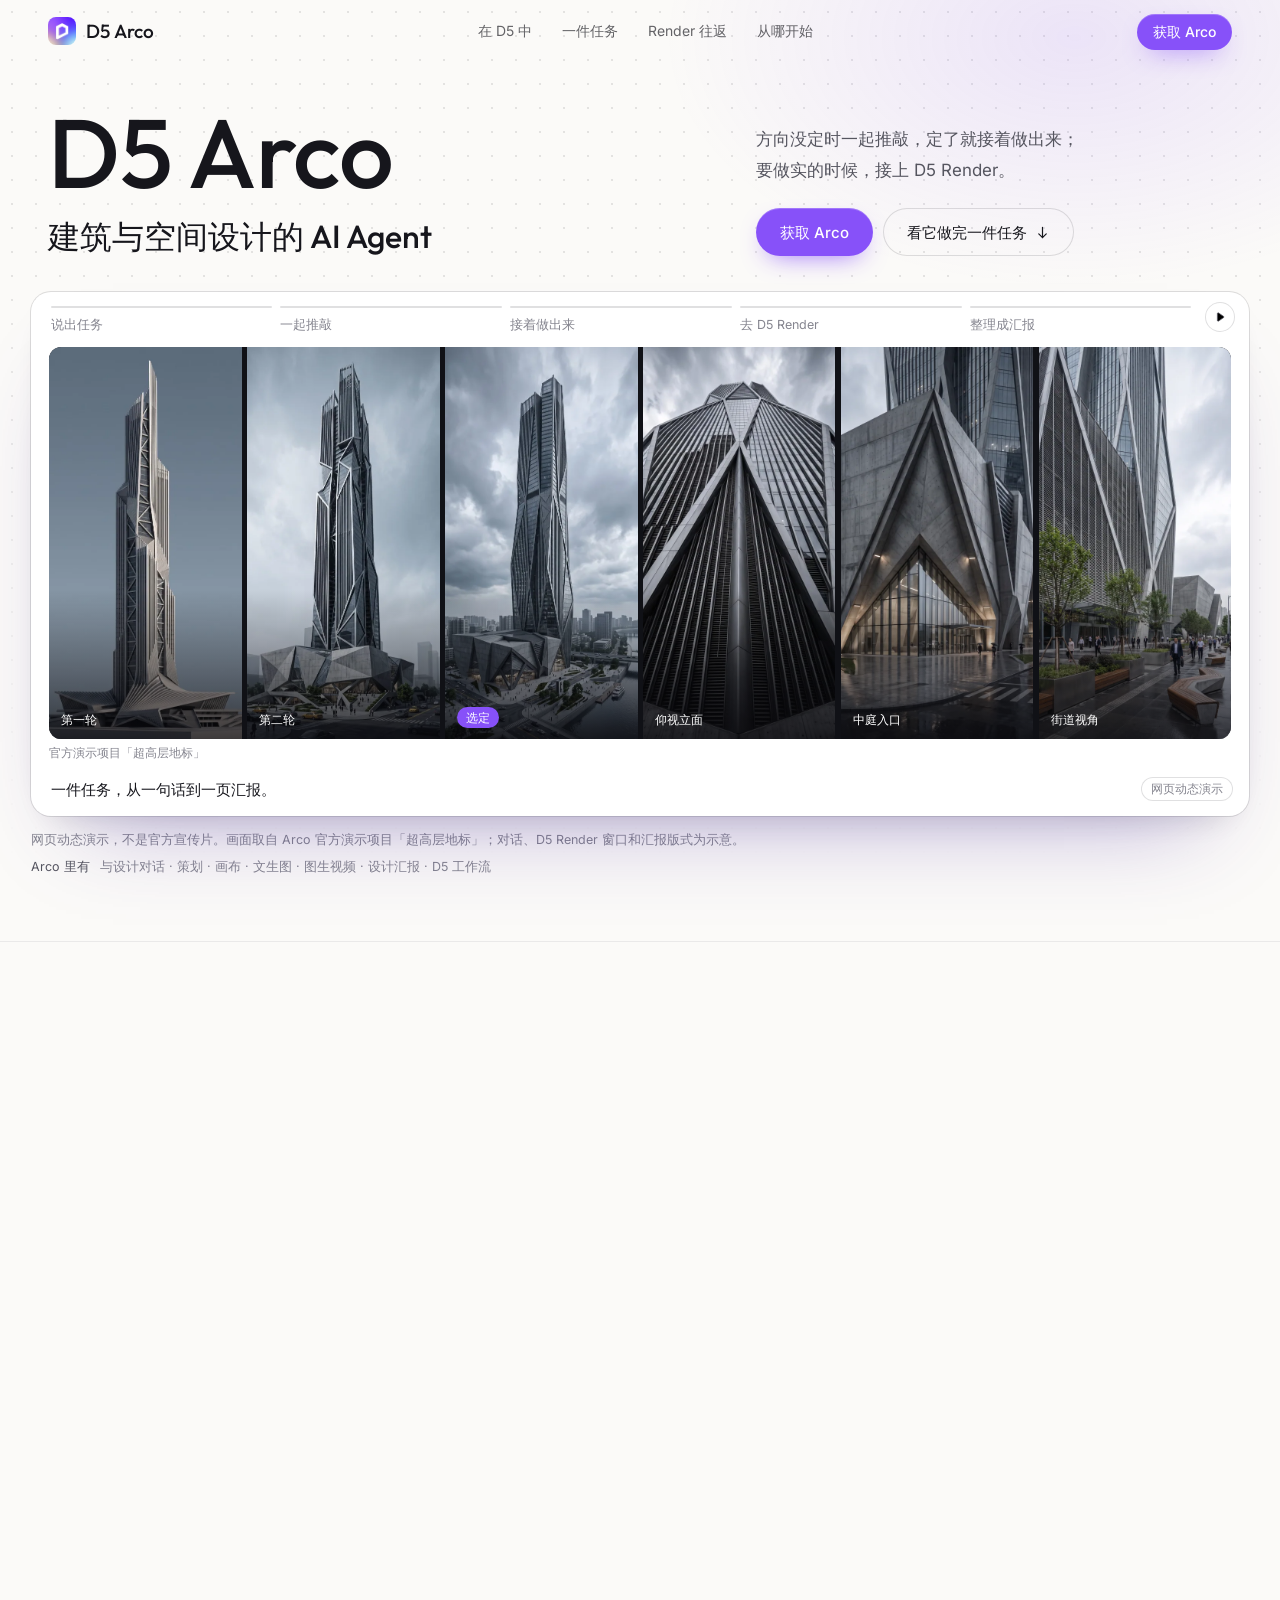
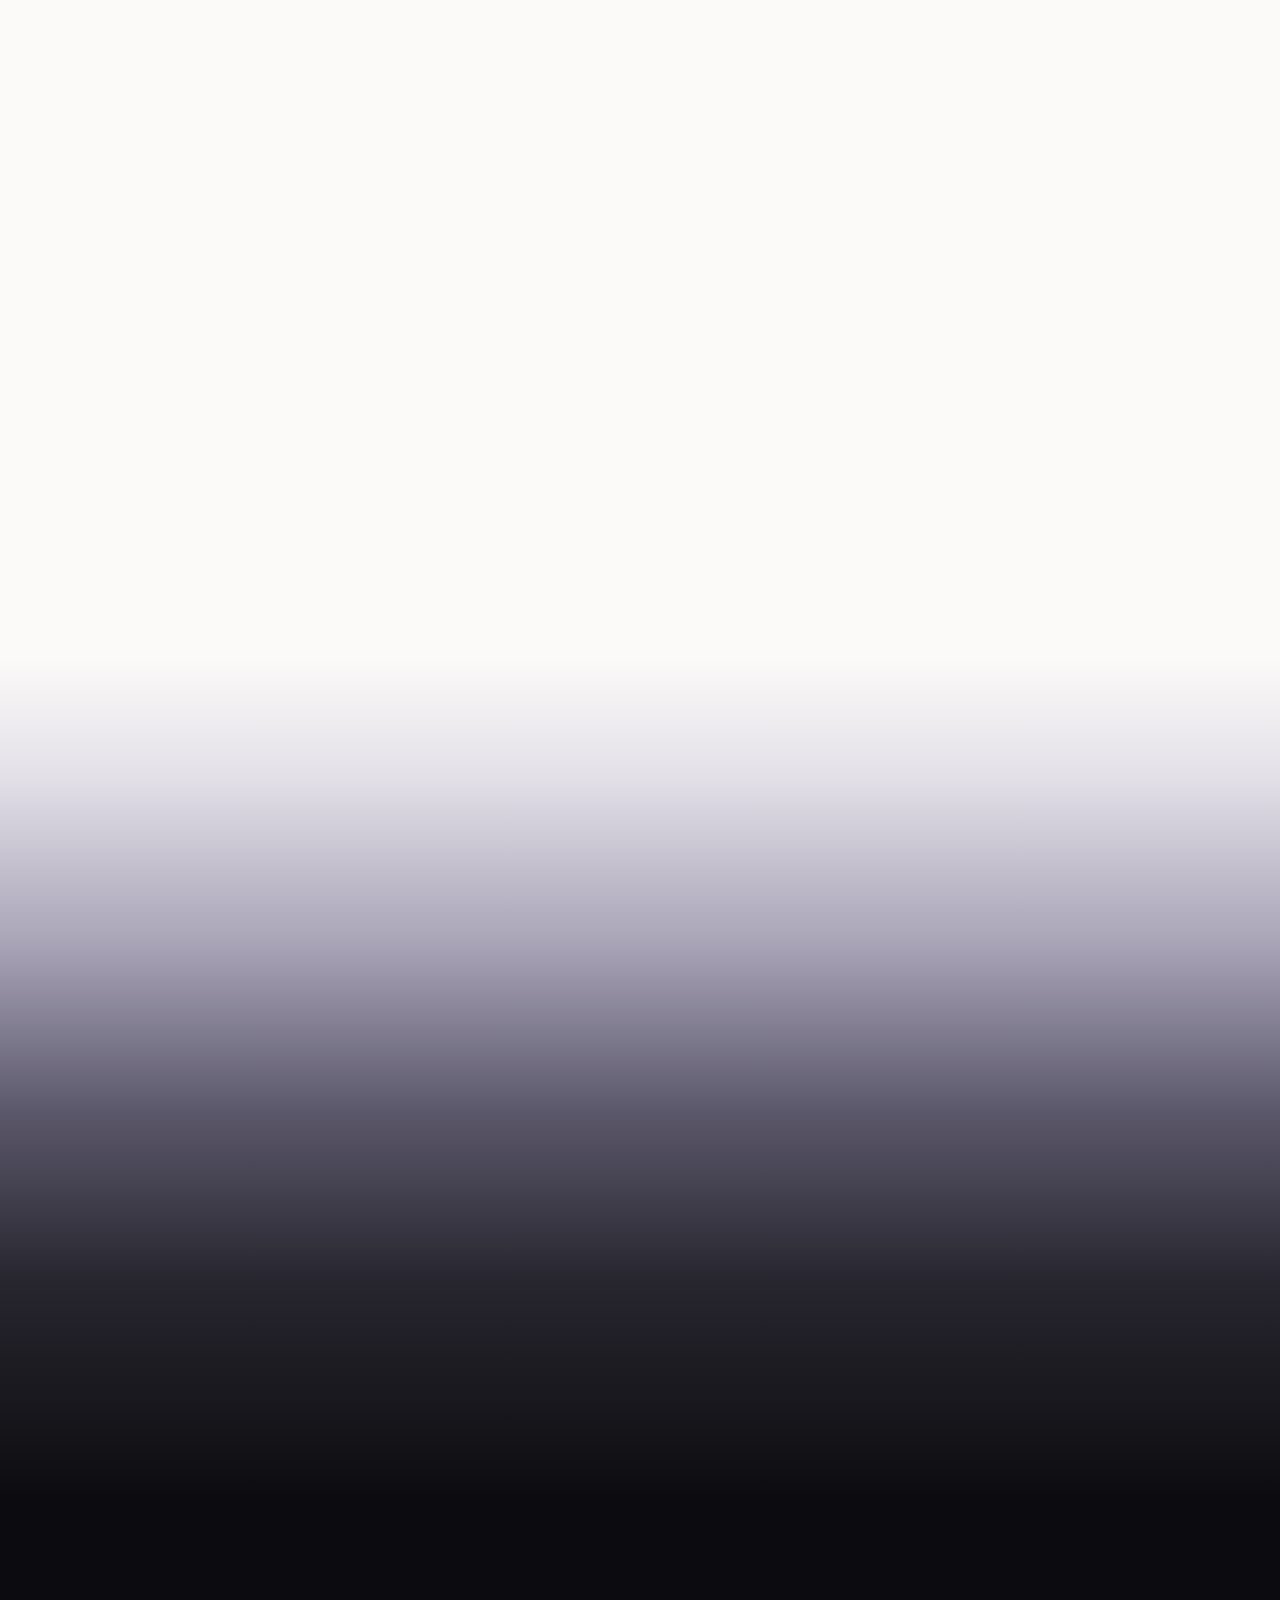
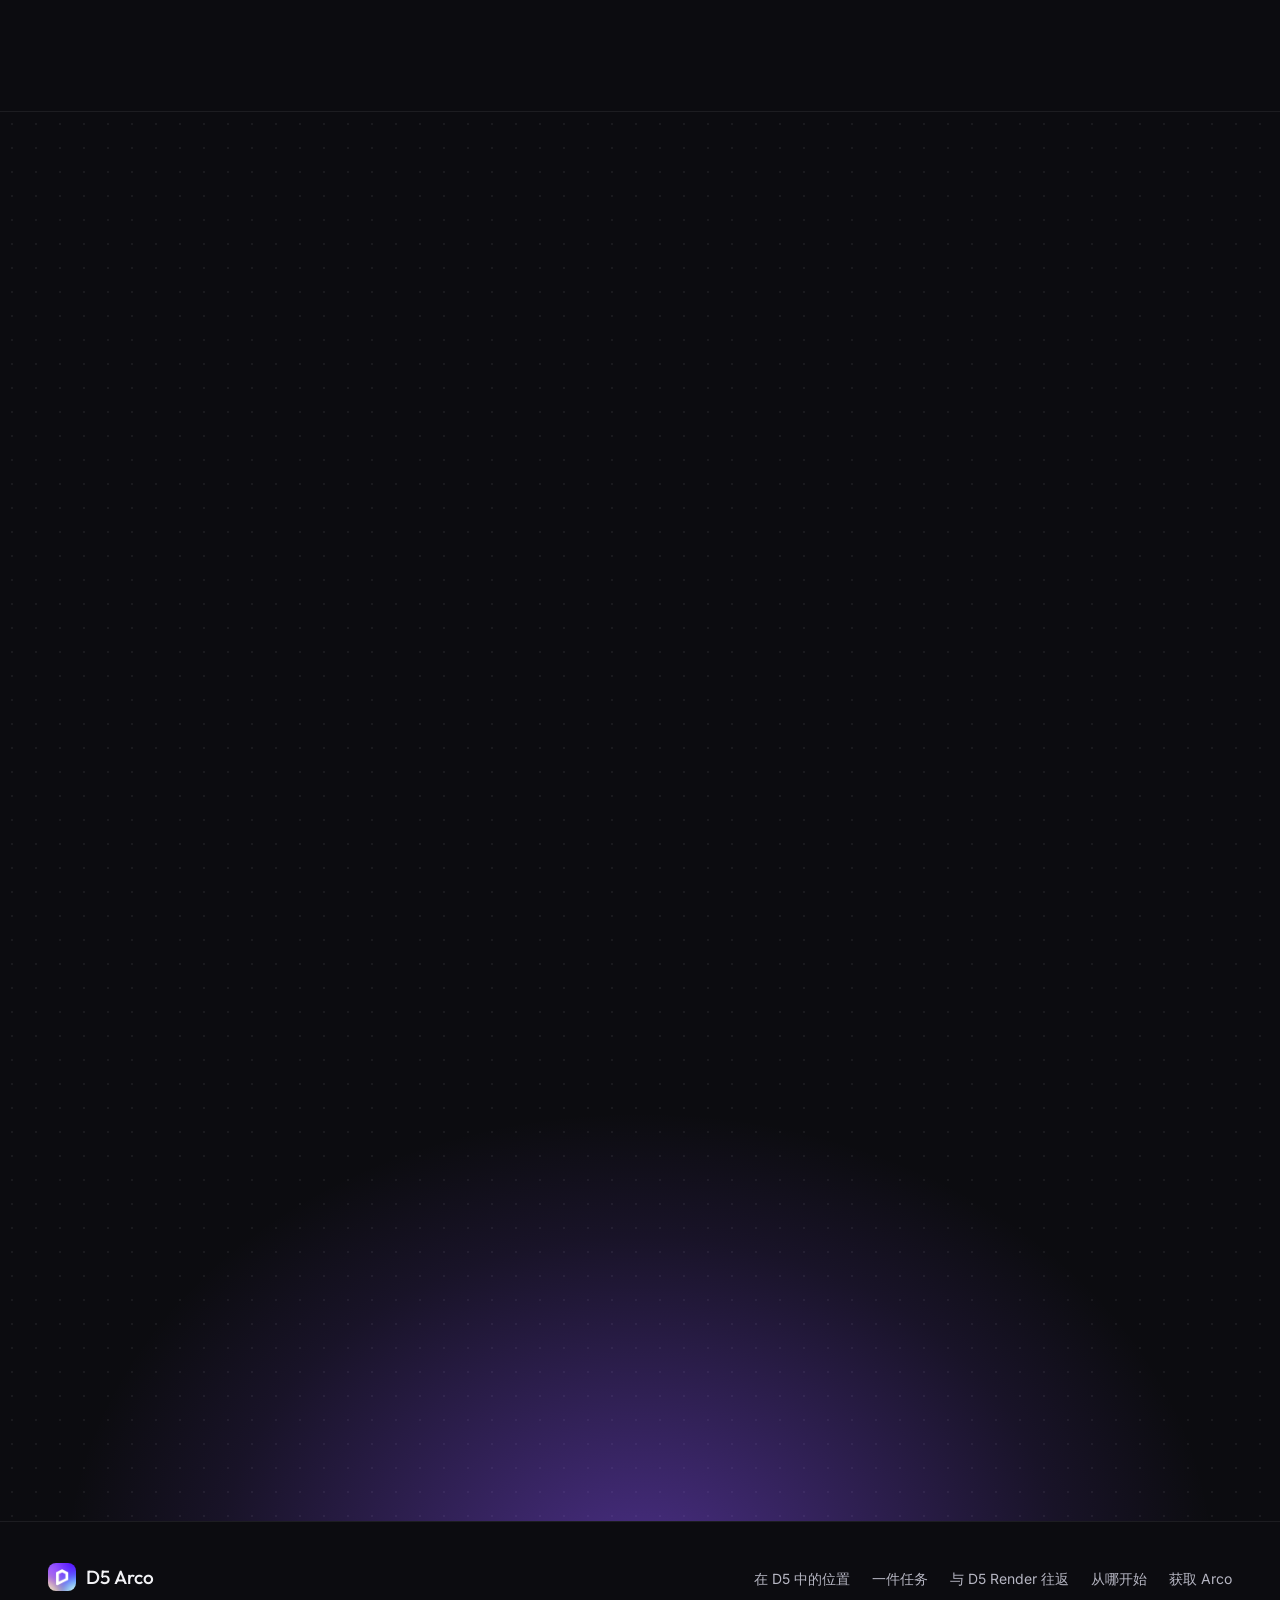
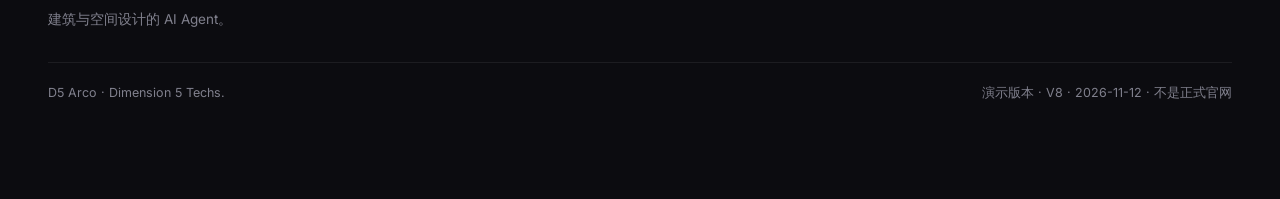
<file: index-v8.html>
<!doctype html>
<html lang="zh-CN" data-head-tone="light" data-dock-tone="light">
<head>
<meta charset="utf-8">
<meta name="viewport" content="width=device-width,initial-scale=1,viewport-fit=cover">
<meta http-equiv="Content-Security-Policy" content="default-src 'none'; img-src 'self' file: data:; media-src 'self' file:; style-src 'self' file:; script-src 'self' file:; font-src 'self' file:; connect-src 'none'; base-uri 'none'; form-action 'none'">
<meta name="description" content="D5 Arco 是面向建筑与空间设计的 AI Agent：方向没定时一起推敲，定了接着做出图、镜头和汇报，要做实的时候接上 D5 Render。">
<meta name="theme-color" content="#fbfaf8">
<title>D5 Arco｜建筑与空间设计的 AI Agent</title>
<link rel="icon" href="v8/assets/brand.webp">
<link rel="stylesheet" href="v8/page.css">
<link rel="stylesheet" href="v8/generated.css">
<script defer src="v8/page.js"></script>
</head>
<body>
<svg class="sprite" xmlns="http://www.w3.org/2000/svg" width="0" height="0" aria-hidden="true" focusable="false"><symbol id="i-add" viewBox="0 0 16 16"><g><path fill="currentColor" d="M8.5 2a.5.5 0 0 0-1 0v5.5H2a.5.5 0 0 0 0 1h5.5V14a.5.5 0 0 0 1 0V8.5H14a.5.5 0 0 0 0-1H8.5V2z"/></g></symbol><symbol id="i-appwindow" viewBox="0 0 16 16"><g><path d="M2.02 3.768a1 1 0 0 1 1-1h10a1 1 0 0 1 1 1v8a1 1 0 0 1-1 1h-10a1 1 0 0 1-1-1v-8Z" stroke="currentColor" stroke-linecap="round" stroke-linejoin="round"/><path d="M9.27 6a.75.75 0 1 0 0-1.5.75.75 0 0 0 0 1.5Zm2.5 0a.75.75 0 1 0 0-1.5.75.75 0 0 0 0 1.5Z" fill="currentColor"/></g></symbol><symbol id="i-arrowoutup" viewBox="0 0 16 16"><g><path fill-rule="evenodd" clip-rule="evenodd" d="M7.646 2.146a.5.5 0 0 1 .708 0l2.5 2.5a.5.5 0 0 1-.708.708L8.5 3.707V9.5a.5.5 0 0 1-1 0V3.707L5.854 5.354a.5.5 0 1 1-.708-.708l2.5-2.5ZM2.5 9a.5.5 0 0 1 .5.5V13h10V9.5a.5.5 0 0 1 1 0V13a1 1 0 0 1-1 1H3a1 1 0 0 1-1-1V9.5a.5.5 0 0 1 .5-.5Z" fill="currentColor"/></g></symbol><symbol id="i-arrowup" viewBox="0 0 16 16"><g><path d="M8 13.5v-11m0 0L3.5 7M8 2.5 12.5 7" stroke="currentColor" stroke-linecap="round" stroke-linejoin="round"/></g></symbol><symbol id="i-at" viewBox="0 0 16 16"><g><path fill-rule="evenodd" clip-rule="evenodd" d="M6.927 2.606A5.5 5.5 0 0 1 13.5 8c0 .643-.118 1.162-.33 1.504-.195.312-.475.496-.92.496-.445 0-.725-.184-.92-.496C11.119 9.162 11 8.643 11 8V5.5a.5.5 0 0 0-1 0v.264a3 3 0 1 0 .372 4.073c.034.067.07.132.11.195.368.593.963.968 1.768.968s1.4-.375 1.768-.968c.35-.563.482-1.294.482-2.032A6.5 6.5 0 1 0 8 14.5c1.313 0 2.735-.39 3.777-1.084a.5.5 0 1 0-.554-.832c-.859.57-2.083.916-3.223.916A5.5 5.5 0 0 1 6.927 2.606ZM6 8a2 2 0 1 1 4 0 2 2 0 0 1-4 0Z" fill="currentColor"/></g></symbol><symbol id="i-axis" viewBox="0 0 16 16"><g><path fill="currentColor" d="M1.5 9.757a.5.5 0 0 1 .5.5v3.065L7.5 8.28V2.707L5.354 4.854a.5.5 0 1 1-.708-.708l3-3a.5.5 0 0 1 .708 0l3 3a.5.5 0 0 1-.708.708L8.5 2.707V8.28l5.5 5.042v-3.065a.5.5 0 0 1 1 0V14.5a.5.5 0 0 1-.5.5h-4.243a.5.5 0 0 1 0-1h3.003L8 9.178 2.74 14h3.003a.5.5 0 1 1 0 1H1.5a.5.5 0 0 1-.5-.5v-4.243a.5.5 0 0 1 .5-.5z"/></g></symbol><symbol id="i-close" viewBox="0 0 16 16"><g><path stroke-linejoin="round" stroke-linecap="round" stroke="currentColor" d="m3.5 3.5 9 9m0-9-9 9"/></g></symbol><symbol id="i-comment" viewBox="0 0 16 16"><g><path fill-rule="evenodd" clip-rule="evenodd" d="M4.284 3.162a6.1 6.1 0 1 1 .861 10.228l-1.973.658a.966.966 0 0 1-1.222-1.222l.66-1.971a6.1 6.1 0 0 1 1.674-7.693Zm4.048-.251a5.1 5.1 0 0 0-4.746 7.644.5.5 0 0 1 .042.409l-.709 2.115 2.118-.707a.5.5 0 0 1 .409.042A5.1 5.1 0 1 0 8.332 2.91Z" fill="currentColor"/></g></symbol><symbol id="i-cornersout" viewBox="0 0 32 32"><g><path d="M21 6h5v5M11 26H6v-5m20 0v5h-5M6 11V6h5" stroke="currentColor" stroke-width="2" stroke-linecap="round" stroke-linejoin="round"/></g></symbol><symbol id="i-frame" viewBox="0 0 16 16"><g><path d="M2 3.5h12m-10.5-2v13m-1.5-2h12m-1.5-11v13" stroke="currentColor" stroke-linecap="round"/></g></symbol><symbol id="i-imagestar" viewBox="0 0 16 16"><g><path d="M9.5 8a.75.75 0 1 0 0-1.5.75.75 0 0 0 0 1.5Z" fill="currentColor"/><path fill-rule="evenodd" clip-rule="evenodd" d="m12 1.447-.558 1.535v.002a.771.771 0 0 1-.458.457h-.002L9.447 4l1.537.559a.771.771 0 0 1 .457.457v.002L12 6.553l.558-1.535v-.002a.772.772 0 0 1 .458-.457h.002L14.553 4l-1.535-.558h-.002a.771.771 0 0 1-.457-.458v-.002L12 1.447Zm-.438-1.31a.767.767 0 0 1 1.158.364l.001.003.74 2.035 2.038.741a.768.768 0 0 1 0 1.44l-.003.001-2.035.74-.74 2.035-.001.003a.768.768 0 0 1-1.44 0l-.001-.003-.74-2.035L8.5 4.72a.768.768 0 0 1 0-1.44l.003-.001 2.035-.74.74-2.035L11.28.5a.768.768 0 0 1 .282-.364ZM2.5 4a.5.5 0 0 0-.5.5v6.197l2.923-3.248A1.5 1.5 0 0 1 7.1 7.392l2.255 2.254a.5.5 0 0 1-.708.708L6.392 8.099a.5.5 0 0 0-.725.019L2 12.192v.308a.5.5 0 0 0 .5.5h11a.5.5 0 0 0 .5-.5V9a.5.5 0 0 1 1 0v3.5a1.5 1.5 0 0 1-1.5 1.5h-11A1.5 1.5 0 0 1 1 12.5v-8A1.5 1.5 0 0 1 2.5 3H6a.5.5 0 0 1 0 1H2.5Z" fill="currentColor"/></g></symbol><symbol id="i-notepageline" viewBox="0 0 16 16"><g><path d="M6 5.5h4M6 8h2m1.5 6.5h-6a1 1 0 0 1-1-1v-11a1 1 0 0 1 1-1h9a1 1 0 0 1 1 1v9m-4 3v-2a1 1 0 0 1 1-1h3m-4 3 4-3" stroke="currentColor" stroke-linecap="round" stroke-linejoin="round"/></g></symbol><symbol id="i-playsimple" viewBox="0 0 16 16"><g><path d="M12.794 7.175a1 1 0 0 1 0 1.65l-6.73 4.604a1 1 0 0 1-1.564-.825V3.396a1 1 0 0 1 1.565-.825l6.729 4.604Z" stroke="currentColor" stroke-linejoin="round"/></g></symbol><symbol id="i-textarticlestar" viewBox="0 0 32 32"><g><path d="M15 17h13M10 3.5l2.376 4.624L17 10.5l-4.624 2.376L10 17.5l-2.376-4.624L3 10.5l4.624-2.376L10 3.5ZM19 6h4m-2-2v4M5 27h23M5 22h23" stroke="currentColor" stroke-width="2" stroke-linecap="round" stroke-linejoin="round"/></g></symbol><symbol id="i-video" viewBox="0 0 16 16"><g><path fill="currentColor" d="M11 10.417V11a2 2 0 0 1-2 2H3a2 2 0 0 1-2-2V5a2 2 0 0 1 2-2h6a2 2 0 0 1 2 2v1l2.553-1.276A1 1 0 0 1 15 5.618v5.391a1 1 0 0 1-1.504.864L11 10.417zM3 4h6a1 1 0 0 1 1 1v6a1 1 0 0 1-1 1H3a1 1 0 0 1-1-1V5a1 1 0 0 1 1-1zm8 5.259 3 1.75V5.618l-3 1.5v2.141z" clip-rule="evenodd" fill-rule="evenodd"/></g></symbol><symbol id="i-pause" viewBox="0 0 16 16"><path fill="currentColor" d="M4.5 2.5h2v11h-2zm5 0h2v11h-2z"/></symbol><symbol id="i-arrow-right" viewBox="0 0 16 16"><path fill="none" stroke="currentColor" stroke-width="1.3" stroke-linecap="round" stroke-linejoin="round" d="M2.5 8h11M9.5 4l4 4-4 4"/></symbol><symbol id="i-arrow-down" viewBox="0 0 16 16"><path fill="none" stroke="currentColor" stroke-width="1.3" stroke-linecap="round" stroke-linejoin="round" d="M8 2.5v11M4 9.5l4 4 4-4"/></symbol><symbol id="i-check" viewBox="0 0 16 16"><path fill="none" stroke="currentColor" stroke-width="1.5" stroke-linecap="round" stroke-linejoin="round" d="M3 8.5l3.2 3.2L13 5"/></symbol><symbol id="i-copy" viewBox="0 0 16 16"><path fill="none" stroke="currentColor" stroke-width="1.2" stroke-linejoin="round" d="M5.5 5.5v-2a1 1 0 0 1 1-1h6a1 1 0 0 1 1 1v6a1 1 0 0 1-1 1h-2m-7-5h6a1 1 0 0 1 1 1v6a1 1 0 0 1-1 1h-6a1 1 0 0 1-1-1v-6a1 1 0 0 1 1-1Z"/></symbol><symbol id="i-sun" viewBox="0 0 16 16"><g fill="none" stroke="currentColor" stroke-width="1.2" stroke-linecap="round"><circle cx="8" cy="8" r="2.6"/><path d="M8 1.6v1.6M8 12.8v1.6M1.6 8h1.6M12.8 8h1.6M3.5 3.5l1.1 1.1M11.4 11.4l1.1 1.1M3.5 12.5l1.1-1.1M11.4 4.6l1.1-1.1"/></g></symbol></svg>
<a class="skip" href="#main">跳至正文</a>

<header class="site-header" data-header>
  <div class="shell header-in">
    <a class="brand" href="#top" aria-label="D5 Arco 首页"><img src="v8/assets/brand.webp" alt="" width="28" height="28"><span>D5 Arco</span></a>
    <nav class="site-nav" aria-label="页面导航">
      <a href="#place">在 D5 中</a>
      <a href="#task">一件任务</a>
      <a href="#loop">Render 往返</a>
      <a href="#start">从哪开始</a>
    </nav>
    <div class="header-act">
      <a class="btn btn-primary btn-sm" href="#get">获取 Arco</a>
      <button type="button" class="menu-toggle" data-menu-toggle aria-expanded="false" aria-controls="mobile-menu" aria-label="打开菜单"><span></span><span></span></button>
    </div>
  </div>
</header>

<div class="mobile-menu" id="mobile-menu" data-menu hidden>
  <nav aria-label="移动端导航">
    <a href="#top">Arco 是什么</a>
    <a href="#place">在 D5 中的位置</a>
    <a href="#task">一件任务</a>
    <a href="#loop">与 D5 Render 往返</a>
    <a href="#start">从你手上的事开始</a>
  </nav>
  <a class="btn btn-primary" href="#get">获取 Arco</a>
</div>

<!-- 常驻的对话入口：随滚动说出当前这一步在商量什么；点开可以直接写下自己的任务 -->
<div class="dock" data-dock hidden>
  <button type="button" class="dock-pill" data-dock-toggle aria-expanded="false" aria-controls="dock-panel">
    <span class="dock-orb" aria-hidden="true"><i></i></span>
    <span class="dock-text"><b>Arco</b><span data-dock-line>方向没定？先摆几版出来看。</span></span>
    <span class="dock-go"><svg class="ic" aria-hidden="true" focusable="false"><use href="#i-comment"/></svg><span>说说你的任务</span></span>
  </button>
  <div class="dock-panel" id="dock-panel" data-dock-panel role="dialog" aria-label="和 Arco 说说你手上的事" hidden>
    <div class="dock-h">
      <strong>这件任务走到哪了</strong>
      <span class="tag">对话示意</span>
      <button type="button" class="dock-x" data-dock-close aria-label="收起"><svg class="ic" aria-hidden="true" focusable="false"><use href="#i-close"/></svg></button>
    </div>
    <ol class="dock-rail" data-dock-rail>
      <li><a href="#task-explore" data-dock-stage="explore"><b>前期探索</b><span>方向没定，先摆出来看</span></a></li>
      <li><a href="#task-decide" data-dock-stage="decide"><b>定方向</b><span>就这一版，往下做</span></a></li>
      <li><a href="#task-angles" data-dock-stage="angles"><b>深化</b><span>楼不变，走近了看</span></a></li>
      <li><a href="#loop" data-dock-stage="loop"><b>去 D5 Render</b><span>做实，再带回来</span></a></li>
      <li><a href="#express" data-dock-stage="express"><b>表达</b><span>镜头和汇报</span></a></li>
    </ol>
    <form class="dock-form" data-dock-form novalidate>
      <label class="sr-only" for="dock-input">你手上的那件事</label>
      <input id="dock-input" type="text" data-dock-input placeholder="说说你手上的那件事…" autocomplete="off" maxlength="200" enterkeyhint="go">
      <button type="submit" aria-label="带到页面末尾的输入框"><svg class="ic" aria-hidden="true" focusable="false"><use href="#i-arrowup"/></svg></button>
    </form>
    <p class="dock-note">不会发送任何内容。写下的话会带到页面末尾的输入框里。</p>
  </div>
</div>

<main id="main">

<!-- ===================== 1. 产品身份 + 产品动态视觉 ===================== -->
<section class="hero tone-light" id="top" data-tone="light" aria-labelledby="hero-title">
  <div class="hero-bg" aria-hidden="true"></div>
  <div class="shell hero-head">
    <h1 id="hero-title"><span class="h1-name">D5 Arco</span><span class="h1-def">建筑与空间设计的 AI Agent</span></h1>
    <div class="hero-side">
      <p class="hero-lead"><span class="nb">方向没定时一起推敲，</span><span class="nb">定了就接着做出来；</span><span class="nb">要做实的时候，接上 D5 Render。</span></p>
      <div class="hero-cta">
        <a class="btn btn-primary" href="#get">获取 Arco</a>
        <a class="btn btn-line" href="#task"><span class="lg">看它做完一件任务</span><span class="sm">看一件任务</span><svg class="ic" aria-hidden="true" focusable="false"><use href="#i-arrow-down"/></svg></a>
      </div>
    </div>
  </div>

  <div class="shell-wide">
    <div class="film" data-film>
      <div class="film-stage" data-film-stage data-scene="cover" role="group" aria-label="产品演示：一件任务的五个片段">
        <div class="film-top">
          <ol class="film-chapters">
            <li><button type="button" data-film-go="0"><i class="film-bar"></i><span>说出任务</span></button></li>
            <li><button type="button" data-film-go="1"><i class="film-bar"></i><span>一起推敲</span></button></li>
            <li><button type="button" data-film-go="2"><i class="film-bar"></i><span>接着做出来</span></button></li>
            <li><button type="button" data-film-go="3"><i class="film-bar"></i><span>去 D5 Render</span></button></li>
            <li><button type="button" data-film-go="4"><i class="film-bar"></i><span>整理成汇报</span></button></li>
          </ol>
          <button type="button" class="film-toggle" data-film-toggle aria-label="暂停演示"><svg class="ic ic-pause" aria-hidden="true" focusable="false"><use href="#i-pause"/></svg><svg class="ic ic-play" aria-hidden="true" focusable="false"><use href="#i-playsimple"/></svg></button>
        </div>

        <div class="film-canvas" data-film-canvas aria-hidden="true">

          <!-- 片头：这件任务最后做出来的东西；只在载入时出现一次，随后回到第一句话 -->
          <div class="sc sc-c">
            <div class="cv">
              <span class="cv-t t0"><img src="v8/assets/img/landmark-6.webp" alt="" width="765" height="1024" decoding="async"><em>第一轮</em></span>
              <span class="cv-t t1"><img src="v8/assets/img/landmark-8.webp" alt="" width="765" height="1024" decoding="async"><em>第二轮</em></span>
              <span class="cv-t t2 is-pick"><img src="v8/assets/img/landmark-11.webp" alt="" width="765" height="1024" decoding="async"><em>选定</em></span>
              <span class="cv-t t3"><img src="v8/assets/img/landmark-13.webp" alt="" width="765" height="1024" decoding="async"><em>仰视立面</em></span>
              <span class="cv-t t4"><img src="v8/assets/img/landmark-24.webp" alt="" width="765" height="1024" decoding="async"><em>中庭入口</em></span>
              <span class="cv-t t5"><img src="v8/assets/img/landmark-19.webp" alt="" width="765" height="1024" decoding="async"><em>街道视角</em></span>
            </div>
            <p class="cv-src">官方演示项目「超高层地标」</p>
          </div>

          <!-- 片段 0：说出任务 -->
          <div class="sc sc-0">
            <div class="s0-composer a t1">
              <p class="s0-line"><span class="type ty1">滨水地块上，要一座超高层地标。</span></p>
              <p class="s0-line"><span class="type ty2">方向还没定，先帮我摆几版看看。</span></p>
              <span class="s0-tools"><svg class="ic" aria-hidden="true" focusable="false"><use href="#i-add"/></svg><svg class="ic" aria-hidden="true" focusable="false"><use href="#i-at"/></svg></span>
              <span class="s0-send"><svg class="ic" aria-hidden="true" focusable="false"><use href="#i-arrowup"/></svg></span>
            </div>
            <div class="s0-reply a t16"><span class="orb"><i></i></span><p>先只比形体，还是直接看接近实景的样子？</p></div>
            <div class="s0-chips"><span class="chip a t19 is-picked">先比形体</span><span class="chip a t20">接近实景</span><span class="chip a t21">两种都看</span></div>
            <p class="s0-have a t4">手上的材料，都可以带上</p>
            <span class="s0-file f1 a t5"><svg class="ic" aria-hidden="true" focusable="false"><use href="#i-imagestar"/></svg>场地照片</span>
            <span class="s0-file f2 a t7"><svg class="ic" aria-hidden="true" focusable="false"><use href="#i-frame"/></svg>设计稿</span>
            <span class="s0-file f3 a t9"><svg class="ic" aria-hidden="true" focusable="false"><use href="#i-notepageline"/></svg>PDF</span>
            <span class="s0-file f4 a t11"><svg class="ic" aria-hidden="true" focusable="false"><use href="#i-textarticlestar"/></svg>文档</span>
          </div>

          <!-- 片段 1：一起推敲 -->
          <div class="sc sc-1">
            <span class="bub me s1-b b1 a t1">先比形体。</span>
            <span class="s1-label l1 a t3">第一轮 · 3 版</span>
            <span class="s1-say y1 a t8"><span class="orb"><i></i></span>三版，只比轮廓和体量。</span>
            <span class="bub me s1-b b2 a t12">换成接近实景的，再看一轮。</span>
            <span class="s1-label l2 a t14">第二轮 · 4 版</span>
            <span class="s1-say y2 a t20"><span class="orb"><i></i></span>四版，放进了天色和城市。</span>
            <span class="bub me s1-b b3 a t25">就这一版。</span>
            <span class="s1-t r1 c1 a t4"><img src="v8/assets/thumb/landmark-5.webp" alt="" width="240" height="321" decoding="async"></span>
            <span class="s1-t r1 c2 a t5"><img src="v8/assets/thumb/landmark-6.webp" alt="" width="240" height="321" decoding="async"></span>
            <span class="s1-t r1 c3 a t6"><img src="v8/assets/thumb/landmark-7.webp" alt="" width="240" height="321" decoding="async"></span>
            <span class="s1-t r2 c1 a t15"><img src="v8/assets/thumb/landmark-8.webp" alt="" width="240" height="321" decoding="async"></span>
            <span class="s1-t r2 c2 a t16"><img src="v8/assets/thumb/landmark-9.webp" alt="" width="240" height="321" decoding="async"></span>
            <span class="s1-t r2 c3 a t17"><img src="v8/assets/thumb/landmark-10.webp" alt="" width="240" height="321" decoding="async"></span>
            <span class="s1-t r2 c4 is-pick a t18"><img src="v8/assets/thumb/landmark-11.webp" alt="" width="240" height="321" decoding="async"><em>选定</em></span>
          </div>

          <!-- 片段 2：接着做出来 -->
          <div class="sc sc-2">
            <span class="s2-chosen a t1"><img src="v8/assets/img/landmark-11.webp" alt="" width="765" height="1024" decoding="async"><em>选定</em></span>
            <span class="s2-arrow ar1 a t4"><svg class="ic" aria-hidden="true" focusable="false"><use href="#i-arrow-right"/></svg></span>
            <span class="s2-a g1 a t5"><img src="v8/assets/thumb/landmark-25.webp" alt="" width="240" height="321" decoding="async"></span>
            <span class="s2-a g2 a t6"><img src="v8/assets/thumb/landmark-24.webp" alt="" width="240" height="321" decoding="async"></span>
            <span class="s2-a g3 a t7"><img src="v8/assets/thumb/landmark-12.webp" alt="" width="240" height="321" decoding="async"></span>
            <span class="s2-a g4 a t8"><img src="v8/assets/thumb/landmark-14.webp" alt="" width="240" height="321" decoding="async"></span>
            <span class="s2-a g5 a t9"><img src="v8/assets/thumb/landmark-13.webp" alt="" width="240" height="321" decoding="async"></span>
            <span class="s2-a g6 a t10"><img src="v8/assets/thumb/landmark-15.webp" alt="" width="240" height="321" decoding="async"></span>
            <span class="s2-a g7 a t11"><img src="v8/assets/thumb/landmark-18.webp" alt="" width="240" height="321" decoding="async"></span>
            <span class="s2-a g8 a t12"><img src="v8/assets/thumb/landmark-19.webp" alt="" width="240" height="321" decoding="async"></span>
            <p class="s2-note a t13">8 个视角，参考图都是选定那张</p>
            <span class="bub me s2-say a t3">楼不变，换八个视角；再做一段镜头。</span>
            <span class="s2-arrow ar2 a t15"><svg class="ic" aria-hidden="true" focusable="false"><use href="#i-arrow-right"/></svg></span>
            <span class="s2-video a t16">
              <video data-film-video muted playsinline loop preload="none" poster="v8/assets/poster/landmark-21.webp" src="v8/media/landmark-21.mp4" tabindex="-1"></video>
              <em><svg class="ic" aria-hidden="true" focusable="false"><use href="#i-video"/></svg>FPV 穿行 · 15 秒</em>
            </span>
          </div>

          <!-- 片段 3：去 D5 Render，再回来（联动示意） -->
          <div class="sc sc-3">
            <div class="s3-arco a t1">
              <p class="s3-h"><span class="orb"><i></i></span>Arco</p>
              <span class="s3-img"><img src="v8/assets/thumb/landmark-19.webp" alt="" width="240" height="321" decoding="async"><em>参考图</em></span>
              <span class="s3-feat a t4"><svg class="ic" aria-hidden="true" focusable="false"><use href="#i-sun"/></svg>为 3D 场景布光</span>
              <span class="s3-check a t6"><svg class="ic" aria-hidden="true" focusable="false"><use href="#i-check"/></svg>使用当前参考图</span>
              <span class="s3-back a t24"><svg class="s3d is-lit" viewBox="0 0 400 250" preserveAspectRatio="xMidYMid slice" role="img" aria-label="D5 Render 场景示意：塔楼底部与街道的体块模型，已布光"><defs><linearGradient id="f3b-sky" x1="0" y1="0" x2="0" y2="1"><stop offset="0" stop-color="#565c6b"/><stop offset="1" stop-color="#868c99"/></linearGradient><linearGradient id="f3b-dusk" x1="0" y1="0" x2="0" y2="1"><stop offset="0" stop-color="#101627"/><stop offset=".62" stop-color="#2b3352"/><stop offset="1" stop-color="#7a5a52"/></linearGradient><radialGradient id="f3b-glow"><stop offset="0" stop-color="#ffdca8" stop-opacity=".95"/><stop offset=".35" stop-color="#ffb86a" stop-opacity=".45"/><stop offset="1" stop-color="#ff9d4a" stop-opacity="0"/></radialGradient><linearGradient id="f3b-shade" x1="0" y1="0" x2="0" y2="1"><stop offset="0" stop-color="#05060c" stop-opacity=".5"/><stop offset="1" stop-color="#05060c" stop-opacity=".34"/></linearGradient></defs><rect width="400" height="250" fill="url(#f3b-sky)"/><rect class="s3d-on" width="400" height="250" fill="url(#f3b-dusk)"/><path d="M262 104h30v70h-30zM296 120h32v54h-32zM332 92h68v82h-68z" fill="#6a7080"/><path d="M262 104h30v4h-30zM296 120h32v4h-32zM332 92h68v4h-68z" fill="#7c8292"/><path d="M0 172h400v78H0z" fill="#4b4f5a"/><path d="M0 250h196l58-78h-18z" fill="#6c717d"/><path d="M196 250h204v-52l-140-26h-6z" fill="#3c3f49"/><g stroke="#fff" stroke-opacity=".1" stroke-width=".8"><path d="M40 250l202-78M90 250l158-78M140 250l111-78"/><path d="M0 232h186M22 214h177M60 198h152M96 186h126"/></g><path d="M22 0h76l26 172H32z" fill="#8b909d"/><path d="M98 0h54l18 172h-46z" fill="#70757f"/><path d="M58 0h40L76 92z" fill="#9ba0ac"/><path d="M124 172l28-112 18 112z" fill="#5f646f"/><path d="M0 118l42 54H0z" fill="#7d828e"/><path d="M152 122l64 28-10 22h-46z" fill="#80858f"/><path d="M170 172l46-22 16 22z" fill="#5c606b"/><path d="M62 172l10-40h34l8 40z" fill="#2a2c34"/><path d="M196 206v25.5" stroke="#565b66" stroke-width="2.8"/><circle cx="196" cy="202.6" r="17" fill="#4a554f"/><circle cx="190.9" cy="198.3" r="10.5" fill="#566158"/><path d="M222 190v16.5" stroke="#565b66" stroke-width="1.8"/><circle cx="222" cy="187.8" r="11" fill="#4a554f"/><circle cx="218.7" cy="185.1" r="6.8" fill="#566158"/><path d="M238 181v10.5" stroke="#565b66" stroke-width="1.2"/><circle cx="238" cy="179.6" r="7" fill="#4a554f"/><circle cx="235.9" cy="177.8" r="4.3" fill="#566158"/><path d="M150 228h30l4 8h-38zM118 204h20l3 6h-26z" fill="#555a65"/><rect class="s3d-on" width="400" height="250" fill="url(#f3b-shade)"/><g class="s3d-on" stroke="#ffcf94" stroke-width="2.2" stroke-dasharray="7 5" stroke-linecap="round" opacity=".9"><path d="M24.5 26H96.9"/><path d="M25.6 44H99.6"/><path d="M26.6 62H102.4"/><path d="M27.6 80H105.1"/><path d="M28.7 98H107.8"/><path d="M29.7 116H110.5"/><path d="M104.1 34H150.6"/><path d="M107.8 58H153.1"/><path d="M111.4 82H155.6"/><path d="M115.0 106H158.1"/><path d="M118.6 130H160.7"/></g><path class="s3d-on" d="M62 172l10-40h34l8 40z" fill="#ffd9a3"/><ellipse class="s3d-on" cx="88" cy="186" rx="52" ry="12" fill="url(#f3b-glow)"/><ellipse class="s3d-on" cx="168" cy="230" rx="50" ry="11" fill="url(#f3b-glow)"/><ellipse class="s3d-on" cx="214" cy="200" rx="30" ry="7" fill="url(#f3b-glow)"/><path d="M170 150v78" stroke="#8d92a0" stroke-width="1.2"/><circle cx="170" cy="150" r="26" fill="url(#f3b-glow)" class="s3d-on"/><circle cx="170" cy="150" r="2.9" fill="#fff3dc" class="s3d-on"/><path d="M210 158v40" stroke="#8d92a0" stroke-width="1.2"/><circle cx="210" cy="158" r="16" fill="url(#f3b-glow)" class="s3d-on"/><circle cx="210" cy="158" r="1.8" fill="#fff3dc" class="s3d-on"/><path d="M230 163v20" stroke="#8d92a0" stroke-width="1.2"/><circle cx="230" cy="163" r="10" fill="url(#f3b-glow)" class="s3d-on"/><circle cx="230" cy="163" r="1.6" fill="#fff3dc" class="s3d-on"/></svg><em>当前视口</em></span>
              <span class="s3-added a t26"><svg class="ic" aria-hidden="true" focusable="false"><use href="#i-check"/></svg>当前视口已添加到画布</span>
            </div>
            <div class="s3-wire w-go a t8"><i></i><span>参考图的布光效果</span></div>
            <div class="s3-wire w-back a t21"><i></i><span>当前视口</span></div>
            <div class="s3-render a t2">
              <p class="s3-h"><b>D5 Render</b><span>工程窗口示意</span></p>
              <div class="s3-view"><svg class="s3d" viewBox="0 0 400 250" preserveAspectRatio="xMidYMid slice" role="img" aria-label="D5 Render 场景示意：塔楼底部与街道的体块模型"><defs><linearGradient id="f3a-sky" x1="0" y1="0" x2="0" y2="1"><stop offset="0" stop-color="#565c6b"/><stop offset="1" stop-color="#868c99"/></linearGradient><linearGradient id="f3a-dusk" x1="0" y1="0" x2="0" y2="1"><stop offset="0" stop-color="#101627"/><stop offset=".62" stop-color="#2b3352"/><stop offset="1" stop-color="#7a5a52"/></linearGradient><radialGradient id="f3a-glow"><stop offset="0" stop-color="#ffdca8" stop-opacity=".95"/><stop offset=".35" stop-color="#ffb86a" stop-opacity=".45"/><stop offset="1" stop-color="#ff9d4a" stop-opacity="0"/></radialGradient><linearGradient id="f3a-shade" x1="0" y1="0" x2="0" y2="1"><stop offset="0" stop-color="#05060c" stop-opacity=".5"/><stop offset="1" stop-color="#05060c" stop-opacity=".34"/></linearGradient></defs><rect width="400" height="250" fill="url(#f3a-sky)"/><rect class="s3d-on" width="400" height="250" fill="url(#f3a-dusk)"/><path d="M262 104h30v70h-30zM296 120h32v54h-32zM332 92h68v82h-68z" fill="#6a7080"/><path d="M262 104h30v4h-30zM296 120h32v4h-32zM332 92h68v4h-68z" fill="#7c8292"/><path d="M0 172h400v78H0z" fill="#4b4f5a"/><path d="M0 250h196l58-78h-18z" fill="#6c717d"/><path d="M196 250h204v-52l-140-26h-6z" fill="#3c3f49"/><g stroke="#fff" stroke-opacity=".1" stroke-width=".8"><path d="M40 250l202-78M90 250l158-78M140 250l111-78"/><path d="M0 232h186M22 214h177M60 198h152M96 186h126"/></g><path d="M22 0h76l26 172H32z" fill="#8b909d"/><path d="M98 0h54l18 172h-46z" fill="#70757f"/><path d="M58 0h40L76 92z" fill="#9ba0ac"/><path d="M124 172l28-112 18 112z" fill="#5f646f"/><path d="M0 118l42 54H0z" fill="#7d828e"/><path d="M152 122l64 28-10 22h-46z" fill="#80858f"/><path d="M170 172l46-22 16 22z" fill="#5c606b"/><path d="M62 172l10-40h34l8 40z" fill="#2a2c34"/><path d="M196 206v25.5" stroke="#565b66" stroke-width="2.8"/><circle cx="196" cy="202.6" r="17" fill="#4a554f"/><circle cx="190.9" cy="198.3" r="10.5" fill="#566158"/><path d="M222 190v16.5" stroke="#565b66" stroke-width="1.8"/><circle cx="222" cy="187.8" r="11" fill="#4a554f"/><circle cx="218.7" cy="185.1" r="6.8" fill="#566158"/><path d="M238 181v10.5" stroke="#565b66" stroke-width="1.2"/><circle cx="238" cy="179.6" r="7" fill="#4a554f"/><circle cx="235.9" cy="177.8" r="4.3" fill="#566158"/><path d="M150 228h30l4 8h-38zM118 204h20l3 6h-26z" fill="#555a65"/><rect class="s3d-on" width="400" height="250" fill="url(#f3a-shade)"/><g class="s3d-on" stroke="#ffcf94" stroke-width="2.2" stroke-dasharray="7 5" stroke-linecap="round" opacity=".9"><path d="M24.5 26H96.9"/><path d="M25.6 44H99.6"/><path d="M26.6 62H102.4"/><path d="M27.6 80H105.1"/><path d="M28.7 98H107.8"/><path d="M29.7 116H110.5"/><path d="M104.1 34H150.6"/><path d="M107.8 58H153.1"/><path d="M111.4 82H155.6"/><path d="M115.0 106H158.1"/><path d="M118.6 130H160.7"/></g><path class="s3d-on" d="M62 172l10-40h34l8 40z" fill="#ffd9a3"/><ellipse class="s3d-on" cx="88" cy="186" rx="52" ry="12" fill="url(#f3a-glow)"/><ellipse class="s3d-on" cx="168" cy="230" rx="50" ry="11" fill="url(#f3a-glow)"/><ellipse class="s3d-on" cx="214" cy="200" rx="30" ry="7" fill="url(#f3a-glow)"/><path d="M170 150v78" stroke="#8d92a0" stroke-width="1.2"/><circle cx="170" cy="150" r="26" fill="url(#f3a-glow)" class="s3d-on"/><circle cx="170" cy="150" r="2.9" fill="#fff3dc" class="s3d-on"/><path d="M210 158v40" stroke="#8d92a0" stroke-width="1.2"/><circle cx="210" cy="158" r="16" fill="url(#f3a-glow)" class="s3d-on"/><circle cx="210" cy="158" r="1.8" fill="#fff3dc" class="s3d-on"/><path d="M230 163v20" stroke="#8d92a0" stroke-width="1.2"/><circle cx="230" cy="163" r="10" fill="url(#f3a-glow)" class="s3d-on"/><circle cx="230" cy="163" r="1.6" fill="#fff3dc" class="s3d-on"/></svg></div>
              <p class="s3-status"><span class="st st1">正在将灯光写入 D5 场景</span><span class="st st2">灯光已应用</span></p>
            </div>
          </div>

          <!-- 片段 4：整理成汇报（版式示意） -->
          <div class="sc sc-4">
            <span class="bub me s4-say a t1">把这些整理成一页汇报。</span>
            <div class="s4-reply a t4"><span class="orb"><i></i></span><p>整理成展示页，图和说明都取自前面的内容。</p></div>
            <div class="s4-paper a t6">
              <p class="s4-kicker"><span>超高层地标 · 方案汇报</span><em>版式示意</em></p>
              <p class="s4-title">折板裙房，托起一座纤细的塔</p>
              <span class="s4-main"><img src="v8/assets/img/landmark-11.webp" alt="" width="765" height="1024" decoding="async"></span>
              <span class="s4-row rw1 a t10"><img src="v8/assets/thumb/landmark-12.webp" alt="" width="240" height="321" decoding="async"><span><b>滨水</b>花岗岩阶梯座席，逐级下降到水边</span></span>
              <span class="s4-row rw2 a t12"><img src="v8/assets/thumb/landmark-15.webp" alt="" width="240" height="321" decoding="async"><span><b>入口</b>折面混凝土雨棚与玻璃大堂</span></span>
              <span class="s4-row rw3 a t14"><img src="v8/assets/thumb/landmark-19.webp" alt="" width="240" height="321" decoding="async"><span><b>街道</b>树池、街椅与金属百叶塔身</span></span>
              <p class="s4-foot a t16">附：三段镜头 · FPV 穿行 / 滨水延时 / 日转夜</p>
            </div>
            <span class="s4-out o1 a t18"><svg class="ic" aria-hidden="true" focusable="false"><use href="#i-appwindow"/></svg>展示页</span>
            <span class="s4-out o2 a t20"><svg class="ic" aria-hidden="true" focusable="false"><use href="#i-textarticlestar"/></svg>汇报文档</span>
            <p class="s4-end a t23"><span class="nb">一件任务，</span><span class="nb">从头到尾。</span></p>
          </div>
        </div>

        <!-- 脚本不可用时的静态画面 -->
        <div class="film-fallback">
          <img src="v8/assets/img/landmark-11.webp" alt="官方演示项目「超高层地标」中选定的概念图：折板裙房与纤细塔楼" width="765" height="1024">
          <ol>
            <li><b>说出任务</b>一句还没说完整的要求，就可以开始。</li>
            <li><b>一起推敲</b>方向没定，先摆几版出来，一起比。</li>
            <li><b>接着做出来</b>定了一版，接着出视角，出镜头。</li>
            <li><b>去 D5 Render</b>要做实，带进 D5 Render，再把结果带回来。</li>
            <li><b>整理成汇报</b>最后整理成一页能讲的汇报。</li>
          </ol>
        </div>

        <p class="film-caption" data-film-caption>一件任务，从一句话到一页汇报。</p>
        <span class="film-tag" data-film-tag>网页动态演示</span>
      </div>
    </div>
    <p class="note film-note">网页动态演示，不是官方宣传片。画面取自 Arco 官方演示项目「超高层地标」；对话、D5 Render 窗口和汇报版式为示意。</p>
    <p class="hero-has"><span>Arco 里有</span>与设计对话 · 策划 · 画布 · 文生图 · 图生视频 · 设计汇报 · D5 工作流</p>
  </div>
</section>

<!-- ===================== 2. 在 D5 中的位置 ===================== -->
<section class="place tone-light" id="place" data-tone="light" aria-labelledby="place-title">
  <div class="shell">
    <header class="sec-head" data-reveal>
      <h2 id="place-title"><span class="nb">D5 Render 把方案做实，</span><span class="nb">Arco 陪你把任务走完。</span></h2>
      <p>Arco 是 D5 面向建筑与空间设计的 AI Agent。从第一句描述到最后一页汇报，它一直在场；要推敲体量、做实场景、挑选素材的时候，再把 D5 的工具接进来。</p>
    </header>

    <div class="lanes" data-reveal>
      <div class="lane-stage st-1"><b>前期探索</b><span>任务书、场地、方向</span></div>
      <div class="lane-stage st-2"><b>方案深化</b><span>视角、材质、灯光</span></div>
      <div class="lane-stage st-3"><b>表达与交付</b><span>镜头、汇报、文本</span></div>
      <div class="lane lane-arco"><img src="v8/assets/brand.webp" alt="" width="26" height="26"><b>D5 Arco</b><span>对话 · 策划 · 画布，贯穿整件任务</span><svg class="ic" aria-hidden="true" focusable="false"><use href="#i-arrow-right"/></svg></div>
      <div class="lane lane-lite"><b>D5 Lite</b><span><span class="lg">轻量设计推敲</span><span class="sm">轻量推敲</span></span></div>
      <div class="lane lane-render"><b>D5 Render</b><span><span class="lg">深度设计表达，动画及演示制作</span><span class="sm">深度设计表达</span></span></div>
      <div class="lane lane-works"><b>D5 Works</b><span><span class="lg">素材推荐与搭配</span><span class="sm">素材</span></span></div>
    </div>

    <ul class="links" data-reveal>
      <li>
        <span class="links-m"><img src="v8/assets/img/d5-lite.webp" alt="" width="648" height="336" loading="lazy" decoding="async"></span>
        <h3>和 D5 Lite</h3>
        <p>在对话里说出想让 Lite 做的操作；Lite 里的图，也可以发到 Arco 的画布上。</p>
      </li>
      <li>
        <span class="links-m links-m-dark"><svg class="s3d is-lit" viewBox="0 0 400 250" preserveAspectRatio="xMidYMid slice" role="img" aria-label="D5 Render 场景示意：塔楼底部与街道的体块模型，已布光"><defs><linearGradient id="pl-sky" x1="0" y1="0" x2="0" y2="1"><stop offset="0" stop-color="#565c6b"/><stop offset="1" stop-color="#868c99"/></linearGradient><linearGradient id="pl-dusk" x1="0" y1="0" x2="0" y2="1"><stop offset="0" stop-color="#101627"/><stop offset=".62" stop-color="#2b3352"/><stop offset="1" stop-color="#7a5a52"/></linearGradient><radialGradient id="pl-glow"><stop offset="0" stop-color="#ffdca8" stop-opacity=".95"/><stop offset=".35" stop-color="#ffb86a" stop-opacity=".45"/><stop offset="1" stop-color="#ff9d4a" stop-opacity="0"/></radialGradient><linearGradient id="pl-shade" x1="0" y1="0" x2="0" y2="1"><stop offset="0" stop-color="#05060c" stop-opacity=".5"/><stop offset="1" stop-color="#05060c" stop-opacity=".34"/></linearGradient></defs><rect width="400" height="250" fill="url(#pl-sky)"/><rect class="s3d-on" width="400" height="250" fill="url(#pl-dusk)"/><path d="M262 104h30v70h-30zM296 120h32v54h-32zM332 92h68v82h-68z" fill="#6a7080"/><path d="M262 104h30v4h-30zM296 120h32v4h-32zM332 92h68v4h-68z" fill="#7c8292"/><path d="M0 172h400v78H0z" fill="#4b4f5a"/><path d="M0 250h196l58-78h-18z" fill="#6c717d"/><path d="M196 250h204v-52l-140-26h-6z" fill="#3c3f49"/><g stroke="#fff" stroke-opacity=".1" stroke-width=".8"><path d="M40 250l202-78M90 250l158-78M140 250l111-78"/><path d="M0 232h186M22 214h177M60 198h152M96 186h126"/></g><path d="M22 0h76l26 172H32z" fill="#8b909d"/><path d="M98 0h54l18 172h-46z" fill="#70757f"/><path d="M58 0h40L76 92z" fill="#9ba0ac"/><path d="M124 172l28-112 18 112z" fill="#5f646f"/><path d="M0 118l42 54H0z" fill="#7d828e"/><path d="M152 122l64 28-10 22h-46z" fill="#80858f"/><path d="M170 172l46-22 16 22z" fill="#5c606b"/><path d="M62 172l10-40h34l8 40z" fill="#2a2c34"/><path d="M196 206v25.5" stroke="#565b66" stroke-width="2.8"/><circle cx="196" cy="202.6" r="17" fill="#4a554f"/><circle cx="190.9" cy="198.3" r="10.5" fill="#566158"/><path d="M222 190v16.5" stroke="#565b66" stroke-width="1.8"/><circle cx="222" cy="187.8" r="11" fill="#4a554f"/><circle cx="218.7" cy="185.1" r="6.8" fill="#566158"/><path d="M238 181v10.5" stroke="#565b66" stroke-width="1.2"/><circle cx="238" cy="179.6" r="7" fill="#4a554f"/><circle cx="235.9" cy="177.8" r="4.3" fill="#566158"/><path d="M150 228h30l4 8h-38zM118 204h20l3 6h-26z" fill="#555a65"/><rect class="s3d-on" width="400" height="250" fill="url(#pl-shade)"/><g class="s3d-on" stroke="#ffcf94" stroke-width="2.2" stroke-dasharray="7 5" stroke-linecap="round" opacity=".9"><path d="M24.5 26H96.9"/><path d="M25.6 44H99.6"/><path d="M26.6 62H102.4"/><path d="M27.6 80H105.1"/><path d="M28.7 98H107.8"/><path d="M29.7 116H110.5"/><path d="M104.1 34H150.6"/><path d="M107.8 58H153.1"/><path d="M111.4 82H155.6"/><path d="M115.0 106H158.1"/><path d="M118.6 130H160.7"/></g><path class="s3d-on" d="M62 172l10-40h34l8 40z" fill="#ffd9a3"/><ellipse class="s3d-on" cx="88" cy="186" rx="52" ry="12" fill="url(#pl-glow)"/><ellipse class="s3d-on" cx="168" cy="230" rx="50" ry="11" fill="url(#pl-glow)"/><ellipse class="s3d-on" cx="214" cy="200" rx="30" ry="7" fill="url(#pl-glow)"/><path d="M170 150v78" stroke="#8d92a0" stroke-width="1.2"/><circle cx="170" cy="150" r="26" fill="url(#pl-glow)" class="s3d-on"/><circle cx="170" cy="150" r="2.9" fill="#fff3dc" class="s3d-on"/><path d="M210 158v40" stroke="#8d92a0" stroke-width="1.2"/><circle cx="210" cy="158" r="16" fill="url(#pl-glow)" class="s3d-on"/><circle cx="210" cy="158" r="1.8" fill="#fff3dc" class="s3d-on"/><path d="M230 163v20" stroke="#8d92a0" stroke-width="1.2"/><circle cx="230" cy="163" r="10" fill="url(#pl-glow)" class="s3d-on"/><circle cx="230" cy="163" r="1.6" fill="#fff3dc" class="s3d-on"/></svg></span>
        <h3>和 D5 Render</h3>
        <p>关联正在打开的工程，取场景视口，用布景和灯光；渲染结果再带回画布。</p>
      </li>
      <li>
        <span class="links-m links-m-dark"><img src="v8/assets/img/d5-works.webp" alt="" width="1200" height="585" loading="lazy" decoding="async"></span>
        <h3>和 D5 Works</h3>
        <p>在对话里用 D5 Works 的工具找素材，做推荐和搭配。</p>
      </li>
    </ul>
    <p class="note" data-reveal>各产品的说明和联动方式，依据 Arco 客户端 0.10.1 的界面文案与 D5 现有页面；实际可用范围以发布版本为准。</p>
  </div>
</section>

<!-- ===================== 3. 一件连贯的任务：前浅后深 ===================== -->
<section class="task tone-light" id="task" data-tone="light" aria-labelledby="task-title">
  <div class="shell">
    <header class="sec-head" data-reveal>
      <h2 id="task-title"><span class="nb">跟着一件任务，</span><span class="nb">从头看到尾。</span></h2>
      <p>Arco 官方演示项目「超高层地标」：两段描述，七个方向，八个视角，三段镜头。</p>
      <p class="note">图片、视频和提示词都取自项目文件。左侧的对话是示意，用来说明每一步在商量什么。</p>
    </header>

    <div class="beat" id="task-explore" data-stage="explore">
      <h3 class="beat-title" data-reveal><span>前期探索</span>方向没定，先摆出来看。</h3>

      <div class="turn" data-reveal>
        <div class="talk">
          <span class="tag">对话示意</span>
          <p class="msg me">滨水地块上要一座超高层地标。先只看形体，按竞赛模型的感觉来。</p>
          <p class="msg arco"><span class="orb" aria-hidden="true"><i></i></span>先出三版，背景留白，只比轮廓和体量。</p>
        </div>
        <figure class="work round">
          <div class="shots shots-3"><figure class="shot"><img src="v8/assets/img/landmark-5.webp" alt="第一段描述的第 1 版：竞赛模型式的塔楼形体" width="765" height="1024" loading="lazy" decoding="async"></figure><figure class="shot"><img src="v8/assets/img/landmark-6.webp" alt="第一段描述的第 2 版：竞赛模型式的塔楼形体" width="765" height="1024" loading="lazy" decoding="async"></figure><figure class="shot"><img src="v8/assets/img/landmark-7.webp" alt="第一段描述的第 3 版：竞赛模型式的塔楼形体" width="765" height="1024" loading="lazy" decoding="async"></figure></div>
          <figcaption>
            <p class="round-h"><b>第一段描述</b><span>3 版</span></p>
            <blockquote class="quote" data-quote><p>一座前卫的超高层摩天楼，轮廓极其纤细且不对称，由错动交扣的竖向体量组成，向上收束为狭窄的刀锋状冠部。银灰色金属翼片、密集竖向肋条、深色内凹玻璃、外露斜向结构支撑，以及锐利折面的立面。塔楼向下融入宽阔的雕塑式裙房，配有舒展的肋状屋顶、棱角分明的坡道和层叠露台。极简建筑竞赛可视化，具有精工实体模型般的精确度。接近正面的视角，略微露出侧面，竖线保持笔直，整座塔楼占满画面高度，地平线较低，两侧充分留白。均匀柔和的蓝灰色天空，克制的单色配色，柔和定向日光，细腻金属高光，深沉而受控的阴影，清晰精密的细节。方形构图，无周边城市天际线，无文字，无标志。</p></blockquote>
          </figcaption>
        </figure>
      </div>

      <div class="turn" data-reveal>
        <div class="talk">
          <p class="msg me">形体可以了。换成接近实景的渲染，再看一轮。</p>
          <p class="msg arco"><span class="orb" aria-hidden="true"><i></i></span>这一轮四版，放进了天色、材质和周边的城市。</p>
        </div>
        <figure class="work round">
          <div class="shots shots-4"><figure class="shot"><img src="v8/assets/img/landmark-8.webp" alt="第二段描述的第 1 版：接近实景的塔楼渲染" width="765" height="1024" loading="lazy" decoding="async"></figure><figure class="shot"><img src="v8/assets/img/landmark-9.webp" alt="第二段描述的第 2 版：接近实景的塔楼渲染" width="765" height="1024" loading="lazy" decoding="async"></figure><figure class="shot"><img src="v8/assets/img/landmark-10.webp" alt="第二段描述的第 3 版：接近实景的塔楼渲染" width="765" height="1024" loading="lazy" decoding="async"></figure><figure class="shot"><img src="v8/assets/img/landmark-11.webp" alt="第二段描述的第 4 版：接近实景的塔楼渲染" width="765" height="1024" loading="lazy" decoding="async"></figure></div>
          <figcaption>
            <p class="round-h"><b>第二段描述</b><span>4 版</span></p>
            <blockquote class="quote" data-quote><p>未来感超高层摩天楼的专业建筑渲染，解构主义构造设计。整体式折板裙房无缝过渡为纤细竖向塔楼。立面采用竖向金属百叶、折面结构钢和深色玻璃幕墙。极简阴天天空，冷灰色氛围，高对比度，干净的几何构图，D5 渲染，ArchDaily 风格，8K。</p></blockquote>
          </figcaption>
        </figure>
      </div>
    </div>
  </div>
</section>

<!-- 定方向：从这里开始，页面由浅入深 -->
<section class="decide" id="task-decide" data-stage="decide" aria-labelledby="decide-title">
  <div class="decide-top tone-light" data-tone="light">
    <div class="shell">
      <h3 class="beat-title" id="decide-title" data-reveal><span>定方向</span>定了，就这一版往下做。</h3>
      <div class="turn" data-reveal>
        <div class="talk">
          <span class="tag">对话示意</span>
          <p class="msg me">就这一轮最后那张。往下做。</p>
          <p class="msg arco"><span class="orb" aria-hidden="true"><i></i></span>好。后面的视角和镜头，都拿它当参考图。</p>
        </div>
        <div class="work">
          <ol class="picks" aria-label="七个方向，其中第七个被选定"><li><img src="v8/assets/thumb/landmark-5.webp" alt="方向 1" width="240" height="321" loading="lazy" decoding="async"></li><li><img src="v8/assets/thumb/landmark-6.webp" alt="方向 2" width="240" height="321" loading="lazy" decoding="async"></li><li><img src="v8/assets/thumb/landmark-7.webp" alt="方向 3" width="240" height="321" loading="lazy" decoding="async"></li><li><img src="v8/assets/thumb/landmark-8.webp" alt="方向 4" width="240" height="321" loading="lazy" decoding="async"></li><li><img src="v8/assets/thumb/landmark-9.webp" alt="方向 5" width="240" height="321" loading="lazy" decoding="async"></li><li><img src="v8/assets/thumb/landmark-10.webp" alt="方向 6" width="240" height="321" loading="lazy" decoding="async"></li><li class="is-picked"><img src="v8/assets/thumb/landmark-11.webp" alt="方向 7（选定）" width="240" height="321" loading="lazy" decoding="async"><em>选定</em></li></ol>
          <p class="decide-lead">七个方向里选了哪一个，后面每一张图画的就是哪座楼。</p>
        </div>
      </div>
    </div>
  </div>
  <div class="dusk">
    <i class="tone-mark" data-tone="dark"></i>
    <div class="shell">
      <figure class="chosen" data-reveal>
        <img src="v8/assets/img/landmark-11.webp" alt="选定的方向：折板裙房过渡为纤细竖向塔楼，阴天，滨水城市背景" width="765" height="1024" loading="lazy" decoding="async">
        <figcaption><b>选定的方向</b><span>第二段描述 · 第 4 版</span></figcaption>
      </figure>
    </div>
  </div>
</section>

<!-- 深化：同一座楼的八个视角 -->
<section class="deepen tone-dark" id="task-angles" data-tone="dark" data-stage="angles" aria-labelledby="angles-title">
  <div class="shell">
    <h3 class="beat-title" id="angles-title" data-reveal><span>深化</span>楼不变，走近了看。</h3>
    <div class="turn" data-reveal>
      <div class="talk">
        <span class="tag">对话示意</span>
        <p class="msg me">楼不变。给我滨水、入口、裙房，还有人走在里面的样子。</p>
        <p class="msg arco"><span class="orb" aria-hidden="true"><i></i></span>八个视角。每一张的参考图，都是你选定的那张。</p>
        <figure class="mini">
          <div class="mm" aria-hidden="true"><span class="mm-g" data-i="0"><i>多角度</i></span><span class="mm-g" data-i="1"><i>概念</i></span><span class="mm-g" data-i="2"><i>视频</i></span><span class="mm-p" data-i="3"></span><span class="mm-p" data-i="4"></span><span class="mm-n" data-i="5" data-n="5"><img src="v8/assets/thumb/landmark-5.webp" alt="" width="240" height="321" loading="lazy" decoding="async"></span><span class="mm-n" data-i="6" data-n="6"><img src="v8/assets/thumb/landmark-6.webp" alt="" width="240" height="321" loading="lazy" decoding="async"></span><span class="mm-n" data-i="7" data-n="7"><img src="v8/assets/thumb/landmark-7.webp" alt="" width="240" height="321" loading="lazy" decoding="async"></span><span class="mm-n" data-i="8" data-n="8"><img src="v8/assets/thumb/landmark-8.webp" alt="" width="240" height="321" loading="lazy" decoding="async"></span><span class="mm-n" data-i="9" data-n="9"><img src="v8/assets/thumb/landmark-9.webp" alt="" width="240" height="321" loading="lazy" decoding="async"></span><span class="mm-n" data-i="10" data-n="10"><img src="v8/assets/thumb/landmark-10.webp" alt="" width="240" height="321" loading="lazy" decoding="async"></span><span class="mm-n is-chosen" data-i="11" data-n="11"><img src="v8/assets/thumb/landmark-11.webp" alt="" width="240" height="321" loading="lazy" decoding="async"></span><span class="mm-n mm-a" data-i="12" data-n="12"><img src="v8/assets/thumb/landmark-12.webp" alt="" width="240" height="321" loading="lazy" decoding="async"></span><span class="mm-n mm-a" data-i="13" data-n="13"><img src="v8/assets/thumb/landmark-13.webp" alt="" width="240" height="321" loading="lazy" decoding="async"></span><span class="mm-n mm-a" data-i="14" data-n="14"><img src="v8/assets/thumb/landmark-14.webp" alt="" width="240" height="321" loading="lazy" decoding="async"></span><span class="mm-n mm-a" data-i="15" data-n="15"><img src="v8/assets/thumb/landmark-15.webp" alt="" width="240" height="321" loading="lazy" decoding="async"></span><span class="mm-n is-chosen" data-i="16" data-n="11"><img src="v8/assets/thumb/landmark-11.webp" alt="" width="240" height="321" loading="lazy" decoding="async"></span><span class="mm-n is-chosen" data-i="17" data-n="11"><img src="v8/assets/thumb/landmark-11.webp" alt="" width="240" height="321" loading="lazy" decoding="async"></span><span class="mm-n" data-i="18" data-n="18"><img src="v8/assets/thumb/landmark-18.webp" alt="" width="240" height="321" loading="lazy" decoding="async"></span><span class="mm-n" data-i="19" data-n="19"><img src="v8/assets/thumb/landmark-19.webp" alt="" width="240" height="321" loading="lazy" decoding="async"></span><span class="mm-n mm-v" data-i="20" data-n="18"><img src="v8/assets/thumb/landmark-18.webp" alt="" width="240" height="321" loading="lazy" decoding="async"></span><span class="mm-n mm-v" data-i="21" data-n="11"><img src="v8/assets/thumb/landmark-11.webp" alt="" width="240" height="321" loading="lazy" decoding="async"></span><span class="mm-n mm-a" data-i="22" data-n="18"><img src="v8/assets/thumb/landmark-18.webp" alt="" width="240" height="321" loading="lazy" decoding="async"></span><span class="mm-n mm-a" data-i="23" data-n="19"><img src="v8/assets/thumb/landmark-19.webp" alt="" width="240" height="321" loading="lazy" decoding="async"></span><span class="mm-n mm-a" data-i="24" data-n="24"><img src="v8/assets/thumb/landmark-24.webp" alt="" width="240" height="321" loading="lazy" decoding="async"></span><span class="mm-n mm-a" data-i="25" data-n="25"><img src="v8/assets/thumb/landmark-25.webp" alt="" width="240" height="321" loading="lazy" decoding="async"></span><span class="mm-n mm-v" data-i="26" data-n="19"><img src="v8/assets/thumb/landmark-19.webp" alt="" width="240" height="321" loading="lazy" decoding="async"></span></div>
          <figcaption>项目文件里，这些都落在同一张画布上（按原坐标缩小）。</figcaption>
        </figure>
      </div>
      <div class="work">
        <div class="viewer" data-viewer>
          <figure class="viewer-main">
            <img data-viewer-img src="v8/assets/img/landmark-18.webp" alt="滨河步道：人们坐在近水的花岗岩台阶上，旁边停着一艘船" width="765" height="1024" loading="lazy" decoding="async">
          </figure>
          <div class="viewer-side">
            <p class="viewer-ref"><img src="v8/assets/thumb/landmark-11.webp" alt="" width="240" height="321" loading="lazy" decoding="async"><span>参考图<b>选定的方向</b></span></p>
            <p class="viewer-name" data-viewer-name>滨河步道</p>
            <p class="viewer-prompt" data-viewer-prompt>参考图中阶梯式滨河步道的低角度画面。游客坐在近水的花岗岩露台台阶上交谈休憩，附近停靠一艘船。柔和水波，阴天天空，自然抓拍感的建筑生活方式渲染，8K。</p>
            <div class="viewer-thumbs" role="radiogroup" aria-label="选择视角"><button type="button" role="radio" aria-checked="true" tabindex="0" data-angle="0" aria-label="滨河步道"><img src="v8/assets/thumb/landmark-18.webp" alt="" width="240" height="321" loading="lazy" decoding="async"><span>滨河步道</span></button><button type="button" role="radio" aria-checked="false" tabindex="-1" data-angle="1" aria-label="滨水阶梯"><img src="v8/assets/thumb/landmark-12.webp" alt="" width="240" height="321" loading="lazy" decoding="async"><span>滨水阶梯</span></button><button type="button" role="radio" aria-checked="false" tabindex="-1" data-angle="2" aria-label="中庭入口"><img src="v8/assets/thumb/landmark-24.webp" alt="" width="240" height="321" loading="lazy" decoding="async"><span>中庭入口</span></button><button type="button" role="radio" aria-checked="false" tabindex="-1" data-angle="3" aria-label="入口广场"><img src="v8/assets/thumb/landmark-15.webp" alt="" width="240" height="321" loading="lazy" decoding="async"><span>入口广场</span></button><button type="button" role="radio" aria-checked="false" tabindex="-1" data-angle="4" aria-label="裙房与塔身"><img src="v8/assets/thumb/landmark-14.webp" alt="" width="240" height="321" loading="lazy" decoding="async"><span>裙房与塔身</span></button><button type="button" role="radio" aria-checked="false" tabindex="-1" data-angle="5" aria-label="仰视立面"><img src="v8/assets/thumb/landmark-13.webp" alt="" width="240" height="321" loading="lazy" decoding="async"><span>仰视立面</span></button><button type="button" role="radio" aria-checked="false" tabindex="-1" data-angle="6" aria-label="裙房平台"><img src="v8/assets/thumb/landmark-25.webp" alt="" width="240" height="321" loading="lazy" decoding="async"><span>裙房平台</span></button><button type="button" role="radio" aria-checked="false" tabindex="-1" data-angle="7" aria-label="街道视角"><img src="v8/assets/thumb/landmark-19.webp" alt="" width="240" height="321" loading="lazy" decoding="async"><span>街道视角</span></button></div>
          </div>
        </div>
      </div>
    </div>
  </div>
</section>

<!-- Arco → D5 Render → Arco：联动示意 -->
<section class="loop tone-dark" id="loop" data-tone="dark" data-stage="loop" aria-labelledby="loop-title">
  <div class="shell">
    <header class="sec-head" data-reveal>
      <h2 id="loop-title"><span class="nb">要做实的时候，</span><span class="nb">去 D5 Render 走一趟，再回来。</span></h2>
      <p>画面在 Arco 里定下来，模型在你的 D5 Render 工程里。把参考图的布光带过去，在真实场景里做实；再把视口和渲染结果取回 Arco，接着整理。</p>
    </header>

    <div class="rt" data-rt data-step="0" data-reveal>
      <div class="rt-steps" role="tablist" aria-label="往返的三步">
        <button type="button" role="tab" id="rt-tab-0" aria-selected="true" aria-controls="rt-stage" data-rt-go="0"><i>1</i><span><b><span class="nb">在 Arco </span><span class="nb">定下画面</span></b><small>选一张图当参考图</small></span></button>
        <button type="button" role="tab" id="rt-tab-1" aria-selected="false" aria-controls="rt-stage" tabindex="-1" data-rt-go="1"><i>2</i><span><b><span class="nb">带进 </span><span class="nb">D5 Render</span></b><small>按参考图为场景布光</small></span></button>
        <button type="button" role="tab" id="rt-tab-2" aria-selected="false" aria-controls="rt-stage" tabindex="-1" data-rt-go="2"><i>3</i><span><b>取回 Arco</b><small>视口回到画布，接着做</small></span></button>
      </div>

      <div class="rt-stage" id="rt-stage" role="tabpanel" aria-labelledby="rt-tab-0" tabindex="0">
        <div class="rt-arco">
          <p class="rt-h"><span class="orb" aria-hidden="true"><i></i></span><b>Arco</b><span>画布</span></p>
          <div class="rt-tiles">
            <figure class="rt-tile"><img src="v8/assets/img/landmark-19.webp" alt="街道视角的效果图，作为参考图" width="765" height="1024" loading="lazy" decoding="async"><figcaption>街道视角 · 参考图</figcaption></figure>
            <figure class="rt-tile rt-tile-back"><svg class="s3d is-lit" viewBox="0 0 400 250" preserveAspectRatio="xMidYMid slice" role="img" aria-label="D5 Render 场景示意：塔楼底部与街道的体块模型，已布光"><defs><linearGradient id="rtb-sky" x1="0" y1="0" x2="0" y2="1"><stop offset="0" stop-color="#565c6b"/><stop offset="1" stop-color="#868c99"/></linearGradient><linearGradient id="rtb-dusk" x1="0" y1="0" x2="0" y2="1"><stop offset="0" stop-color="#101627"/><stop offset=".62" stop-color="#2b3352"/><stop offset="1" stop-color="#7a5a52"/></linearGradient><radialGradient id="rtb-glow"><stop offset="0" stop-color="#ffdca8" stop-opacity=".95"/><stop offset=".35" stop-color="#ffb86a" stop-opacity=".45"/><stop offset="1" stop-color="#ff9d4a" stop-opacity="0"/></radialGradient><linearGradient id="rtb-shade" x1="0" y1="0" x2="0" y2="1"><stop offset="0" stop-color="#05060c" stop-opacity=".5"/><stop offset="1" stop-color="#05060c" stop-opacity=".34"/></linearGradient></defs><rect width="400" height="250" fill="url(#rtb-sky)"/><rect class="s3d-on" width="400" height="250" fill="url(#rtb-dusk)"/><path d="M262 104h30v70h-30zM296 120h32v54h-32zM332 92h68v82h-68z" fill="#6a7080"/><path d="M262 104h30v4h-30zM296 120h32v4h-32zM332 92h68v4h-68z" fill="#7c8292"/><path d="M0 172h400v78H0z" fill="#4b4f5a"/><path d="M0 250h196l58-78h-18z" fill="#6c717d"/><path d="M196 250h204v-52l-140-26h-6z" fill="#3c3f49"/><g stroke="#fff" stroke-opacity=".1" stroke-width=".8"><path d="M40 250l202-78M90 250l158-78M140 250l111-78"/><path d="M0 232h186M22 214h177M60 198h152M96 186h126"/></g><path d="M22 0h76l26 172H32z" fill="#8b909d"/><path d="M98 0h54l18 172h-46z" fill="#70757f"/><path d="M58 0h40L76 92z" fill="#9ba0ac"/><path d="M124 172l28-112 18 112z" fill="#5f646f"/><path d="M0 118l42 54H0z" fill="#7d828e"/><path d="M152 122l64 28-10 22h-46z" fill="#80858f"/><path d="M170 172l46-22 16 22z" fill="#5c606b"/><path d="M62 172l10-40h34l8 40z" fill="#2a2c34"/><path d="M196 206v25.5" stroke="#565b66" stroke-width="2.8"/><circle cx="196" cy="202.6" r="17" fill="#4a554f"/><circle cx="190.9" cy="198.3" r="10.5" fill="#566158"/><path d="M222 190v16.5" stroke="#565b66" stroke-width="1.8"/><circle cx="222" cy="187.8" r="11" fill="#4a554f"/><circle cx="218.7" cy="185.1" r="6.8" fill="#566158"/><path d="M238 181v10.5" stroke="#565b66" stroke-width="1.2"/><circle cx="238" cy="179.6" r="7" fill="#4a554f"/><circle cx="235.9" cy="177.8" r="4.3" fill="#566158"/><path d="M150 228h30l4 8h-38zM118 204h20l3 6h-26z" fill="#555a65"/><rect class="s3d-on" width="400" height="250" fill="url(#rtb-shade)"/><g class="s3d-on" stroke="#ffcf94" stroke-width="2.2" stroke-dasharray="7 5" stroke-linecap="round" opacity=".9"><path d="M24.5 26H96.9"/><path d="M25.6 44H99.6"/><path d="M26.6 62H102.4"/><path d="M27.6 80H105.1"/><path d="M28.7 98H107.8"/><path d="M29.7 116H110.5"/><path d="M104.1 34H150.6"/><path d="M107.8 58H153.1"/><path d="M111.4 82H155.6"/><path d="M115.0 106H158.1"/><path d="M118.6 130H160.7"/></g><path class="s3d-on" d="M62 172l10-40h34l8 40z" fill="#ffd9a3"/><ellipse class="s3d-on" cx="88" cy="186" rx="52" ry="12" fill="url(#rtb-glow)"/><ellipse class="s3d-on" cx="168" cy="230" rx="50" ry="11" fill="url(#rtb-glow)"/><ellipse class="s3d-on" cx="214" cy="200" rx="30" ry="7" fill="url(#rtb-glow)"/><path d="M170 150v78" stroke="#8d92a0" stroke-width="1.2"/><circle cx="170" cy="150" r="26" fill="url(#rtb-glow)" class="s3d-on"/><circle cx="170" cy="150" r="2.9" fill="#fff3dc" class="s3d-on"/><path d="M210 158v40" stroke="#8d92a0" stroke-width="1.2"/><circle cx="210" cy="158" r="16" fill="url(#rtb-glow)" class="s3d-on"/><circle cx="210" cy="158" r="1.8" fill="#fff3dc" class="s3d-on"/><path d="M230 163v20" stroke="#8d92a0" stroke-width="1.2"/><circle cx="230" cy="163" r="10" fill="url(#rtb-glow)" class="s3d-on"/><circle cx="230" cy="163" r="1.6" fill="#fff3dc" class="s3d-on"/></svg><figcaption>当前视口</figcaption></figure>
          </div>
          <ul class="rt-feats" aria-label="可以带进 D5 Render 的三种做法">
            <li class="is-on"><svg class="ic" aria-hidden="true" focusable="false"><use href="#i-sun"/></svg>为 3D 场景布光</li>
            <li><svg class="ic" aria-hidden="true" focusable="false"><use href="#i-imagestar"/></svg>3D 场景匹配图片氛围</li>
            <li><svg class="ic" aria-hidden="true" focusable="false"><use href="#i-axis"/></svg>布置 3D 场景</li>
          </ul>
          <p class="rt-line rt-line-0"><svg class="ic" aria-hidden="true" focusable="false"><use href="#i-check"/></svg>使用当前参考图</p>
          <p class="rt-line rt-line-2"><svg class="ic" aria-hidden="true" focusable="false"><use href="#i-check"/></svg>当前视口已添加到画布</p>
        </div>

        <div class="rt-wires" aria-hidden="true">
          <div class="rt-wire rt-go"><span>参考图的布光效果</span><i></i></div>
          <div class="rt-wire rt-back"><i></i><span>当前视口 · 渲染结果</span></div>
        </div>

        <div class="rt-render">
          <p class="rt-h"><b>D5 Render</b><span>工程窗口示意</span></p>
          <div class="rt-view"><svg class="s3d" viewBox="0 0 400 250" preserveAspectRatio="xMidYMid slice" role="img" aria-label="D5 Render 场景示意：塔楼底部与街道的体块模型"><defs><linearGradient id="rta-sky" x1="0" y1="0" x2="0" y2="1"><stop offset="0" stop-color="#565c6b"/><stop offset="1" stop-color="#868c99"/></linearGradient><linearGradient id="rta-dusk" x1="0" y1="0" x2="0" y2="1"><stop offset="0" stop-color="#101627"/><stop offset=".62" stop-color="#2b3352"/><stop offset="1" stop-color="#7a5a52"/></linearGradient><radialGradient id="rta-glow"><stop offset="0" stop-color="#ffdca8" stop-opacity=".95"/><stop offset=".35" stop-color="#ffb86a" stop-opacity=".45"/><stop offset="1" stop-color="#ff9d4a" stop-opacity="0"/></radialGradient><linearGradient id="rta-shade" x1="0" y1="0" x2="0" y2="1"><stop offset="0" stop-color="#05060c" stop-opacity=".5"/><stop offset="1" stop-color="#05060c" stop-opacity=".34"/></linearGradient></defs><rect width="400" height="250" fill="url(#rta-sky)"/><rect class="s3d-on" width="400" height="250" fill="url(#rta-dusk)"/><path d="M262 104h30v70h-30zM296 120h32v54h-32zM332 92h68v82h-68z" fill="#6a7080"/><path d="M262 104h30v4h-30zM296 120h32v4h-32zM332 92h68v4h-68z" fill="#7c8292"/><path d="M0 172h400v78H0z" fill="#4b4f5a"/><path d="M0 250h196l58-78h-18z" fill="#6c717d"/><path d="M196 250h204v-52l-140-26h-6z" fill="#3c3f49"/><g stroke="#fff" stroke-opacity=".1" stroke-width=".8"><path d="M40 250l202-78M90 250l158-78M140 250l111-78"/><path d="M0 232h186M22 214h177M60 198h152M96 186h126"/></g><path d="M22 0h76l26 172H32z" fill="#8b909d"/><path d="M98 0h54l18 172h-46z" fill="#70757f"/><path d="M58 0h40L76 92z" fill="#9ba0ac"/><path d="M124 172l28-112 18 112z" fill="#5f646f"/><path d="M0 118l42 54H0z" fill="#7d828e"/><path d="M152 122l64 28-10 22h-46z" fill="#80858f"/><path d="M170 172l46-22 16 22z" fill="#5c606b"/><path d="M62 172l10-40h34l8 40z" fill="#2a2c34"/><path d="M196 206v25.5" stroke="#565b66" stroke-width="2.8"/><circle cx="196" cy="202.6" r="17" fill="#4a554f"/><circle cx="190.9" cy="198.3" r="10.5" fill="#566158"/><path d="M222 190v16.5" stroke="#565b66" stroke-width="1.8"/><circle cx="222" cy="187.8" r="11" fill="#4a554f"/><circle cx="218.7" cy="185.1" r="6.8" fill="#566158"/><path d="M238 181v10.5" stroke="#565b66" stroke-width="1.2"/><circle cx="238" cy="179.6" r="7" fill="#4a554f"/><circle cx="235.9" cy="177.8" r="4.3" fill="#566158"/><path d="M150 228h30l4 8h-38zM118 204h20l3 6h-26z" fill="#555a65"/><rect class="s3d-on" width="400" height="250" fill="url(#rta-shade)"/><g class="s3d-on" stroke="#ffcf94" stroke-width="2.2" stroke-dasharray="7 5" stroke-linecap="round" opacity=".9"><path d="M24.5 26H96.9"/><path d="M25.6 44H99.6"/><path d="M26.6 62H102.4"/><path d="M27.6 80H105.1"/><path d="M28.7 98H107.8"/><path d="M29.7 116H110.5"/><path d="M104.1 34H150.6"/><path d="M107.8 58H153.1"/><path d="M111.4 82H155.6"/><path d="M115.0 106H158.1"/><path d="M118.6 130H160.7"/></g><path class="s3d-on" d="M62 172l10-40h34l8 40z" fill="#ffd9a3"/><ellipse class="s3d-on" cx="88" cy="186" rx="52" ry="12" fill="url(#rta-glow)"/><ellipse class="s3d-on" cx="168" cy="230" rx="50" ry="11" fill="url(#rta-glow)"/><ellipse class="s3d-on" cx="214" cy="200" rx="30" ry="7" fill="url(#rta-glow)"/><path d="M170 150v78" stroke="#8d92a0" stroke-width="1.2"/><circle cx="170" cy="150" r="26" fill="url(#rta-glow)" class="s3d-on"/><circle cx="170" cy="150" r="2.9" fill="#fff3dc" class="s3d-on"/><path d="M210 158v40" stroke="#8d92a0" stroke-width="1.2"/><circle cx="210" cy="158" r="16" fill="url(#rta-glow)" class="s3d-on"/><circle cx="210" cy="158" r="1.8" fill="#fff3dc" class="s3d-on"/><path d="M230 163v20" stroke="#8d92a0" stroke-width="1.2"/><circle cx="230" cy="163" r="10" fill="url(#rta-glow)" class="s3d-on"/><circle cx="230" cy="163" r="1.6" fill="#fff3dc" class="s3d-on"/></svg></div>
          <p class="rt-status" aria-hidden="true">
            <span class="rs rs-0">已关联 · 等待操作</span>
            <span class="rs rs-1a">正在将灯光写入 D5 场景</span>
            <span class="rs rs-1b">灯光已应用</span>
            <span class="rs rs-2">获取当前视口</span>
          </p>
        </div>
      </div>

      <p class="rt-caption" data-rt-caption aria-live="polite">在 Arco：街道视角的画面定了。选「为 3D 场景布光」，把这张图当作参考图。</p>
      <span class="rt-tag">联动示意</span>
    </div>
    <p class="note" data-reveal>联动示意，不是实际操作录屏。步骤和界面文案取自 Arco 客户端 0.10.1；D5 Render 窗口为网页绘制，不代表实际渲染结果。需要本机已打开 D5 Render 工程；按该版本客户端的说明，D5 Render 连接目前仅在 Windows 上可用。可用范围以发布版本为准。</p>
  </div>
</section>

<!-- 表达：回到 Arco，镜头与汇报 -->
<section class="express tone-dark" id="express" data-tone="dark" data-stage="express" aria-labelledby="express-title">
  <div class="shell">
    <h3 class="beat-title" id="express-title" data-reveal><span>表达</span>回到 Arco，做成镜头和汇报。</h3>

    <div class="turn" data-reveal>
      <div class="talk">
        <span class="tag">对话示意</span>
        <p class="msg me">想要一段镜头。</p>
        <p class="msg arco"><span class="orb" aria-hidden="true"><i></i></span>从哪张图起？首帧不同，出来的镜头也不同。</p>
        <div class="pick" role="radiogroup" aria-label="选择起镜头的图" data-clip-pick><button type="button" role="radio" aria-checked="true" tabindex="0" data-clip="0"><img src="v8/assets/thumb/landmark-11.webp" alt="" width="240" height="321" loading="lazy" decoding="async"><span><b>选定的方向</b>FPV 穿行 · 15 秒</span></button><button type="button" role="radio" aria-checked="false" tabindex="-1" data-clip="1"><img src="v8/assets/thumb/landmark-18.webp" alt="" width="240" height="321" loading="lazy" decoding="async"><span><b>滨河步道</b>滨水延时 · 5 秒</span></button><button type="button" role="radio" aria-checked="false" tabindex="-1" data-clip="2"><img src="v8/assets/thumb/landmark-19.webp" alt="" width="240" height="321" loading="lazy" decoding="async"><span><b>街道视角</b>日转夜 · 15 秒</span></button></div>
        <p class="msg me" data-clip-echo>从选定的那张起，飞过去看。</p>
      </div>
      <div class="work">
        <div class="player" data-player>
          <div class="player-frame">
            <video data-clip-video="0" class="is-on" playsinline muted loop preload="none" controls poster="v8/assets/poster/landmark-21.webp" src="v8/media/landmark-21.mp4" width="834" height="1112" aria-label="视频：FPV 穿行，15 秒，无声">当前浏览器无法播放这段视频。</video>
            <video data-clip-video="1" playsinline muted loop preload="none" controls poster="v8/assets/poster/landmark-20.webp" src="v8/media/landmark-20.mp4" width="1244" height="1664" aria-label="视频：滨水延时，5 秒，无声">当前浏览器无法播放这段视频。</video>
            <video data-clip-video="2" playsinline muted loop preload="none" controls poster="v8/assets/poster/landmark-26.webp" src="v8/media/landmark-26.mp4" width="834" height="1112" aria-label="视频：日转夜，15 秒，无声">当前浏览器无法播放这段视频。</video>
            <button type="button" class="player-toggle" data-player-toggle aria-label="播放：FPV 穿行" aria-pressed="false"><span class="player-btn"><svg class="ic ic-play" aria-hidden="true" focusable="false"><use href="#i-playsimple"/></svg><svg class="ic ic-pause" aria-hidden="true" focusable="false"><use href="#i-pause"/></svg></span></button>
            <div class="player-hud">
              <p class="player-meta"><strong data-player-title>FPV 穿行</strong><span data-player-secs>15 秒</span></p>
              <div class="player-ctrl">
                <input type="range" class="player-seek" data-player-seek min="0" max="1000" value="0" step="1" aria-label="播放进度">
                <span class="player-time" data-player-time aria-hidden="true">0:00</span>
                <button type="button" class="player-fs" data-player-fs aria-label="全屏播放"><svg class="ic" aria-hidden="true" focusable="false"><use href="#i-cornersout"/></svg></button>
              </div>
            </div>
            <p class="player-error" data-player-error hidden>视频未能加载，显示的是首帧画面。</p>
          </div>
          <div class="player-side">
            <p class="player-from"><img data-player-from-img src="v8/assets/thumb/landmark-11.webp" alt="" width="240" height="321" loading="lazy" decoding="async"><span>首帧<b data-player-from>选定的方向</b></span></p>
            <p class="player-prompt-h">这段镜头的要求</p>
            <p class="player-prompt" data-player-prompt>使用提供的图片作为精确首帧，制作一段 15 秒电影感 FPV 无人机视频。保持塔楼几何、立面结构、棱角分明的裙房，以及周边城市、河流和桥梁。 0–4 秒：平滑加速飞向塔楼，接近右侧立面。钢制翼片与斜向支撑逐渐放大，产生强烈自然视差。 4–9 秒：镜头向下俯仰，沿立面受控俯冲至棱角分明的裙房，始终与建筑保持明确距离。立面细节保持清晰，结构一致。 9–12 秒：平滑向右侧倾转弯，绕过裙房外角，显露滨水步道。在步道上方飞行，避开行人、树木和路灯。 12–15 秒：向外掠过河面，轻柔转回塔楼，最终以富有张力的建筑与滨水广角画面结束。 单个连续流畅的镜头，加速度可信，侧倾克制。冷蓝灰色调，富有戏剧性的阴天日光，真实反射，适度运动模糊。无剪切、瞬移、突变速度、建筑变形，或穿过实体结构的飞行。</p>
            <p class="player-remark note" data-player-remark hidden></p>
          </div>
        </div>
      </div>
    </div>

    <div class="turn" data-reveal>
      <div class="talk">
        <p class="msg me">再把这些整理成一页汇报。</p>
        <p class="msg arco"><span class="orb" aria-hidden="true"><i></i></span>整理成展示页，图和说明都取自前面的内容。</p>
      </div>
      <div class="work">
        <figure class="board">
          <div class="board-paper">
            <p class="board-kicker"><span>超高层地标 · 方案汇报</span><em>版式示意</em></p>
            <p class="board-title">折板裙房，托起一座纤细的塔</p>
            <div class="board-grid">
              <img class="board-main" src="v8/assets/img/landmark-11.webp" alt="选定的概念图" width="765" height="1024" loading="lazy" decoding="async">
              <ul class="board-rows">
                <li><img src="v8/assets/thumb/landmark-12.webp" alt="" width="240" height="321" loading="lazy" decoding="async"><p><b>滨水</b>花岗岩阶梯座席结合种植池，逐级下降到水边。</p></li>
                <li><img src="v8/assets/thumb/landmark-15.webp" alt="" width="240" height="321" loading="lazy" decoding="async"><p><b>入口</b>折面混凝土雨棚，通向玻璃大堂。</p></li>
                <li><img src="v8/assets/thumb/landmark-19.webp" alt="" width="240" height="321" loading="lazy" decoding="async"><p><b>街道</b>树池与街椅之上，是金属百叶的塔身。</p></li>
              </ul>
            </div>
            <p class="board-foot">附：三段镜头<span>FPV 穿行 15 秒</span><span>滨水延时 5 秒</span><span>日转夜 15 秒</span></p>
          </div>
          <figcaption class="note">汇报版式示意：版式为网页排版，图片与描述取自同一官方演示项目。</figcaption>
        </figure>
      </div>
    </div>
  </div>
</section>

<!-- ===================== 4. 收尾：从你手上的那件事开始 ===================== -->
<section class="start tone-dark" id="start" data-tone="dark" aria-labelledby="start-title">
  <div class="start-bg" aria-hidden="true"></div>
  <div class="shell">
    <header class="sec-head sec-head-center" data-reveal>
      <h2 id="start-title"><span class="nb">从你手上的</span><span class="nb">那件事开始。</span></h2>
      <p>选一个最像的起点，得到一段可以直接对 Arco 说的话。</p>
    </header>

    <div class="builder" data-builder data-reveal>
      <div class="b-in">
        <div class="b-row">
          <p class="b-label" id="who-label">你现在的情况</p>
          <div class="seg" role="radiogroup" aria-labelledby="who-label">
            <button type="button" role="radio" aria-checked="true" data-who="new">刚开始用 AI 做设计</button>
            <button type="button" role="radio" aria-checked="false" tabindex="-1" data-who="render">已经在用 D5 Render</button>
          </div>
        </div>
        <div class="b-row">
          <p class="b-label" id="have-label">手上有什么<span>可多选</span></p>
          <div class="have" role="group" aria-labelledby="have-label">
            <button type="button" aria-pressed="false" data-have="场地照片">场地照片</button>
            <button type="button" aria-pressed="false" data-have="设计稿">设计稿</button>
            <button type="button" aria-pressed="false" data-have="PPT">PPT</button>
            <button type="button" aria-pressed="false" data-have="PDF">PDF</button>
            <button type="button" aria-pressed="false" data-have="文档">文档</button>
            <button type="button" aria-pressed="false" data-have="打开的 D5 Render 工程" data-have-render hidden>打开的 D5 Render 工程</button>
          </div>
        </div>
        <div class="b-row">
          <p class="b-label" id="task-label">想先做哪件事</p>
          <div class="tasks" role="radiogroup" aria-labelledby="task-label" data-tasks="new"><button type="button" role="radio" aria-checked="false" tabindex="0" data-task="brief"><strong>任务书解读</strong><span>解读任务书，梳理场地与概念方向</span></button>
            <button type="button" role="radio" aria-checked="false" tabindex="-1" data-task="garden"><strong>花园方案</strong><span>从场地分析到平面与植物配置</span></button>
            <button type="button" role="radio" aria-checked="false" tabindex="-1" data-task="report"><strong>设计汇报</strong><span>生成可演示的汇报网页</span></button>
            <button type="button" role="radio" aria-checked="false" tabindex="-1" data-task="bid"><strong>投标文本</strong><span>按章节编写技术标正式文本</span></button>
            <button type="button" role="radio" aria-checked="false" tabindex="-1" data-task="check"><strong>规划自检</strong><span>对照规范检查核心指标</span></button></div>
          <div class="tasks" role="radiogroup" aria-labelledby="task-label" data-tasks="render" hidden><button type="button" role="radio" aria-checked="false" tabindex="0" data-task="light"><strong>为 3D 场景布光</strong><span>按参考图的布光效果摆放人工光</span></button>
            <button type="button" role="radio" aria-checked="false" tabindex="-1" data-task="mood"><strong>3D 场景匹配图片氛围</strong><span>为视口匹配环境与效果</span></button>
            <button type="button" role="radio" aria-checked="false" tabindex="-1" data-task="place"><strong>布置 3D 场景</strong><span>推荐、搭配素材并布置</span></button>
            <button type="button" role="radio" aria-checked="false" tabindex="-1" data-task="viewport"><strong>把视口带回画布</strong><span>取回当前视口，接着往下做</span></button>
            <button type="button" role="radio" aria-checked="false" tabindex="-1" data-task="result"><strong>把渲染结果做成汇报</strong><span>导入渲染结果，和前面的图一起整理</span></button></div>
        </div>
      </div>

      <div class="b-out">
        <div class="composer" data-composer>
          <p class="composer-have" data-composer-have hidden><svg class="ic" aria-hidden="true" focusable="false"><use href="#i-arrowoutup"/></svg><span>一并带上：</span><b data-composer-have-list></b></p>
          <label class="sr-only" for="composer-text">要对 Arco 说的话</label>
          <textarea id="composer-text" data-composer-text rows="4" placeholder="输入消息...  也可以直接写下你手上的那件事" spellcheck="false"></textarea>
          <div class="composer-bar">
            <span class="composer-tools" aria-hidden="true"><svg class="ic" aria-hidden="true" focusable="false"><use href="#i-add"/></svg><svg class="ic" aria-hidden="true" focusable="false"><use href="#i-at"/></svg></span>
            <p class="composer-status" data-composer-status role="status"></p>
            <button type="button" class="btn btn-primary btn-sm" data-composer-copy><svg class="ic" aria-hidden="true" focusable="false"><use href="#i-copy"/></svg>复制这段话</button>
          </div>
        </div>
        <div class="said" data-said hidden>
          <p class="said-h">这句话交代了 <b data-said-n>3</b> 件事</p>
          <ol data-said-list></ol>
        </div>
        <p class="b-hint" data-b-hint>先在左边选一件事，或者直接在上面写。</p>
      </div>
    </div>

    <ol class="start-plain" aria-label="可以直接对 Arco 说的几句话"><li><b>任务书解读</b><span>解读设计任务书，提取关键指标和约束条件，梳理场地现状，输出多方向概念建议。</span></li><li><b>花园方案</b><span>协助设计庭院花园方案，从场地分析到概念效果图、平面布局、植物配置逐步推进。</span></li><li><b>设计汇报</b><span>将项目调研和设计分析整合为可直接演示的汇报网页，包含数据可视化、指标卡片和主视觉。</span></li><li><b>投标文本</b><span>根据招标评分表按章节编写技术标文本，逐条响应评分项，生成正式方案设计说明。</span></li><li><b>规划自检</b><span>检查规划方案中容积率、建筑密度、绿地率、日照间距等核心指标是否满足规范要求。</span></li></ol>

    <div class="get" id="get" data-reveal>
      <img class="get-icon" src="v8/assets/brand.webp" alt="" width="72" height="72">
      <h3>带着这段话，打开 Arco。</h3>
      <div class="get-cta" data-download>
        <button type="button" class="btn btn-glass" data-platform="windows" data-href="">下载 Windows 版</button>
        <button type="button" class="btn btn-glass" data-platform="macos" data-href="">下载 macOS 版</button>
      </div>
      <p class="get-status" data-download-status role="status">演示版本：下载入口尚未接入。</p>
    </div>
    <p class="note note-center" data-reveal>输入框为示意，不会发送任何内容。「刚开始用 AI 做设计」下的任务和说法取自 Arco 客户端 0.10.1；「已经在用 D5 Render」下的说法是为演示写的例句，需要本机已打开 D5 Render 工程，可用范围以发布版本为准。</p>
  </div>
</section>

</main>

<footer class="site-footer tone-dark" data-tone="dark">
  <div class="shell footer-in">
    <div class="footer-brand">
      <a class="brand" href="#top" aria-label="回到页面顶部"><img src="v8/assets/brand.webp" alt="" width="28" height="28"><span>D5 Arco</span></a>
      <p>建筑与空间设计的 AI Agent。</p>
    </div>
    <nav class="footer-nav" aria-label="页脚导航">
      <a href="#place">在 D5 中的位置</a>
      <a href="#task">一件任务</a>
      <a href="#loop">与 D5 Render 往返</a>
      <a href="#start">从哪开始</a>
      <a href="#get">获取 Arco</a>
    </nav>
  </div>
  <div class="shell footer-base">
    <span>D5 Arco · Dimension 5 Techs.</span>
    <span>演示版本 · V8 · 2026-11-12 · 不是正式官网</span>
  </div>
</footer>

<script type="application/json" id="v8-data">{"film":{"captions":["一句还没说完整的要求，就可以开始。","方向没定，先摆几版出来，一起比。","定了一版，接着出视角，出镜头。","要做实，带进 D5 Render，再把结果带回来。","最后整理成一页能讲的汇报。"],"tags":["网页动态演示 · 对话示意","网页动态演示 · 对话示意","网页动态演示 · 对话示意","网页动态演示 · 联动示意","网页动态演示 · 版式示意"],"dur":[6400,7800,7200,8600,7400],"cover":"一件任务，从一句话到一页汇报。","coverTag":"网页动态演示","coverDur":2600},"dock":{"place":"方向没定，也可以先开口。","explore":"方向没定？先摆几版出来看。","decide":"定了这一版，后面都按它来。","angles":"楼不变，换个视角走近看。","loop":"要做实，去 D5 Render 走一趟。","express":"回来了。做成镜头和汇报。"},"angles":[{"n":"18","name":"滨河步道","prompt":"参考图中阶梯式滨河步道的低角度画面。游客坐在近水的花岗岩露台台阶上交谈休憩，附近停靠一艘船。柔和水波，阴天天空，自然抓拍感的建筑生活方式渲染，8K。","alt":"滨河步道：人们坐在近水的花岗岩台阶上，旁边停着一艘船"},{"n":"12","name":"滨水阶梯","prompt":"参考图中阶梯式滨水边缘的低角度特写。花岗岩阶梯座席露台结合低矮绿色种植池，逐级下降至深色河水边。漂浮的木质游艇码头，简洁的栏杆细节，前景为轻柔泛起涟漪的水面，阴天天空，8K。","alt":"滨水阶梯：座席露台和种植池逐级下降到河边"},{"n":"24","name":"中庭入口","prompt":"参考图中地面入口广场的平视特写。聚焦以原始质感折面混凝土折板框起的内凹玻璃中庭入口。干净的几何接缝，现代室外向下照明，抛光石材广场铺地，阴天氛围，建筑摄影，8K。","alt":"中庭入口：折面混凝土框起内凹的玻璃入口"},{"n":"15","name":"入口广场","prompt":"参考图中入口广场的平视特写。身着极简现代服饰的商务人士走过巨大的折面混凝土雨棚，前往玻璃大堂。抛光石材铺地，阴天柔和日光，建筑生活方式摄影，8K。","alt":"入口广场：行人走过折面混凝土雨棚，前往玻璃大堂"},{"n":"14","name":"裙房与塔身","prompt":"参考图中折面混凝土裙房与竖向塔身衔接处的平视细部。深邃的建筑阴影缝、棱角分明的檐底、玻璃入口门洞、精致的现代材质表现，建筑可视化，8K。","alt":"裙房与塔身衔接处的平视细部"},{"n":"13","name":"仰视立面","prompt":"参考图中沿塔楼立面垂直向上看的动态极端仰视视角。线性竖向金属百叶向天空延伸收束，与三角形折面玻璃幕墙形成对比，尺度感强烈，高对比度单色影调，8K。","alt":"沿塔楼立面垂直向上的仰视"},{"n":"25","name":"裙房平台","prompt":"参考图中裙房景观平台上的中景。人们在户外咖啡桌旁交谈，倚靠玻璃栏板俯瞰河流，画面被深色棱角立面悬挑部分框住，8K。","alt":"裙房平台：人们在户外咖啡桌旁交谈，俯瞰河流"},{"n":"19","name":"街道视角","prompt":"沿参考图周边人行道的街道视角。行人漫步经过整齐的树池和现代街椅，上方是金属百叶塔楼笔直高耸的竖向体量，自然的城市氛围，8K。","alt":"街道视角：行人经过树池和街椅，上方是金属百叶塔楼"}],"clips":[{"id":"21","title":"FPV 穿行","secs":15,"from":"11","fromName":"选定的方向","prompt":"使用提供的图片作为精确首帧，制作一段 15 秒电影感 FPV 无人机视频。保持塔楼几何、立面结构、棱角分明的裙房，以及周边城市、河流和桥梁。 0–4 秒：平滑加速飞向塔楼，接近右侧立面。钢制翼片与斜向支撑逐渐放大，产生强烈自然视差。 4–9 秒：镜头向下俯仰，沿立面受控俯冲至棱角分明的裙房，始终与建筑保持明确距离。立面细节保持清晰，结构一致。 9–12 秒：平滑向右侧倾转弯，绕过裙房外角，显露滨水步道。在步道上方飞行，避开行人、树木和路灯。 12–15 秒：向外掠过河面，轻柔转回塔楼，最终以富有张力的建筑与滨水广角画面结束。 单个连续流畅的镜头，加速度可信，侧倾克制。冷蓝灰色调，富有戏剧性的阴天日光，真实反射，适度运动模糊。无剪切、瞬移、突变速度、建筑变形，或穿过实体结构的飞行。","echo":"从选定的那张起，飞过去看。","remark":""},{"id":"20","title":"滨水延时","secs":5,"from":"18","fromName":"滨河步道","prompt":"使用提供的图片作为首帧，制作一段 15 秒固定机位的建筑滨水延时视频。严格保持构图、透视、裁切，以及建筑、台阶、河岸和桥梁的位置。相机完全静止，不变焦、不平移、不俯仰、不旋转。 厚重云层快速掠过天空。日光透过云隙逐渐变亮、变暗，对应反射随之在玻璃立面上移动。台阶上的人自然起身、驻足、交谈和离开，行人沿步道快速行走，带有轻微的长曝光运动拖影。河水涟漪快速变化，倒影闪烁。停泊的白色游艇保持原位并轻轻起伏，远处车辆加速驶过桥梁。 保持冷蓝灰色的阴天氛围。建筑和台阶始终清晰稳定，通过加速的环境活动体现时间流逝。照片级真实感，单个连续镜头，曝光过渡平滑，无闪烁、几何变形或人物瞬移。","echo":"从滨河步道那张起。机位不动，看时间过去。","remark":"这段的要求写的是 15 秒，项目里的视频文件实际是 5 秒。"},{"id":"26","title":"日转夜","secs":15,"from":"19","fromName":"街道视角","prompt":"使用提供的图片作为首帧，制作一段 15 秒固定机位的城市日转夜延时视频。严格保持构图、透视、裁切，以及所有建筑和街道设施的位置。相机完全静止。 0–5 秒：雨后的阴天日景。云层快速移动，行人与车辆加速通过，湿润铺地保留柔和反射。 5–10 秒：日光平滑经过黄昏进入蓝调时刻。天空逐渐变暗，室内灯、入口照明和路灯依次点亮，在湿润铺地上投下暖色反射。 10–15 秒：进入深蓝夜景。办公窗户呈现不同的亮灯分布，现有照明细腻勾勒金属立面结构。车辆沿道路形成白色和红色长曝光光轨，行人留下轻微运动拖影。 光照与天空色彩连续演变，无突兀跳变。建筑、树木、种植池和长椅保持稳定清晰。玻璃与铺地反射始终与实际光源一致。照片级真实的建筑延时摄影，单个连续镜头，无相机运动、曝光闪烁、几何变形或新增建筑。","echo":"从街道那张起。机位不动，从白天到夜里。","remark":""}],"rt":["在 Arco：街道视角的画面定了。选「为 3D 场景布光」，把这张图当作参考图。","在 D5 Render：按参考图的布光效果，为你打开的工程摆放人工光。","回到 Arco：取回当前视口，放到画布上，和前面的图一起接着整理。"],"tasks":{"new":[{"id":"brief","label":"任务书解读","desc":"解读任务书，梳理场地与概念方向","text":"解读设计任务书，提取关键指标和约束条件，梳理场地现状，输出多方向概念建议","parts":[["要做的事","解读设计任务书"],["要它看什么","关键指标、约束条件、场地现状"],["想要的结果","多方向概念建议"]]},{"id":"garden","label":"花园方案","desc":"从场地分析到平面与植物配置","text":"协助设计庭院花园方案，从场地分析到概念效果图、平面布局、植物配置逐步推进","parts":[["要做的事","设计庭院花园方案"],["怎么推进","从场地分析开始，逐步推进"],["想要的结果","概念效果图、平面布局、植物配置"]]},{"id":"report","label":"设计汇报","desc":"生成可演示的汇报网页","text":"将项目调研和设计分析整合为可直接演示的汇报网页，包含数据可视化、指标卡片和主视觉","parts":[["用什么做","项目调研和设计分析"],["做成什么","可直接演示的汇报网页"],["里面要有","数据可视化、指标卡片、主视觉"]]},{"id":"bid","label":"投标文本","desc":"按章节编写技术标正式文本","text":"根据招标评分表按章节编写技术标文本，逐条响应评分项，生成正式方案设计说明","parts":[["依据","招标评分表"],["要做的事","按章节编写技术标文本，逐条响应评分项"],["想要的结果","正式方案设计说明"]]},{"id":"check","label":"规划自检","desc":"对照规范检查核心指标","text":"检查规划方案中容积率、建筑密度、绿地率、日照间距等核心指标是否满足规范要求","parts":[["查什么","规划方案"],["哪些指标","容积率、建筑密度、绿地率、日照间距"],["按什么标准","是否满足规范要求"]]}],"render":[{"id":"light","label":"为 3D 场景布光","desc":"按参考图的布光效果摆放人工光","text":"关联我打开的 D5 Render 工程，按这张参考图的布光效果，为场景布光","parts":[["在哪做","我打开的 D5 Render 工程"],["参照什么","这张参考图的布光效果"],["要做的事","为场景布光"]]},{"id":"mood","label":"3D 场景匹配图片氛围","desc":"为视口匹配环境与效果","text":"关联我打开的 D5 Render 工程，按这张图的氛围，为当前视口匹配环境与效果","parts":[["在哪做","我打开的 D5 Render 工程"],["参照什么","这张图的氛围"],["要做的事","为当前视口匹配环境与效果"]]},{"id":"place","label":"布置 3D 场景","desc":"推荐、搭配素材并布置","text":"关联我打开的 D5 Render 工程，按这张图推荐和搭配素材，布置场景","parts":[["在哪做","我打开的 D5 Render 工程"],["参照什么","这张图"],["要做的事","推荐和搭配素材，布置场景"]]},{"id":"viewport","label":"把视口带回画布","desc":"取回当前视口，接着往下做","text":"获取 D5 Render 的当前视口，放到画布上，我接着往下做","parts":[["从哪取","D5 Render 的当前视口"],["放到哪","画布上"],["然后","我接着往下做"]]},{"id":"result","label":"把渲染结果做成汇报","desc":"导入渲染结果，和前面的图一起整理","text":"把 D5 Render 里的渲染结果导入画布，和前面的图一起整理成一页汇报","parts":[["用什么做","D5 Render 里的渲染结果"],["放到哪","导入画布，和前面的图放在一起"],["想要的结果","一页汇报"]]}]}}</script>
</body>
</html>
</file>
<file: v7/page.css>
/* D5 Arco 产品首页 · V7（本地预览）
   品牌：近黑底、主紫 #8751F9；字体沿用原落地页的 Outfit / Inter，中文回退系统黑体。 */

@font-face{font-family:"Outfit";src:url(fonts/outfit-400.ttf) format("truetype");font-weight:400;font-style:normal;font-display:swap}
@font-face{font-family:"Outfit";src:url(fonts/outfit-500.ttf) format("truetype");font-weight:500 700;font-style:normal;font-display:swap}
@font-face{font-family:"Inter";src:url(fonts/inter-400.ttf) format("truetype");font-weight:400;font-style:normal;font-display:swap}
@font-face{font-family:"Inter";src:url(fonts/inter-500.ttf) format("truetype");font-weight:500 700;font-style:normal;font-display:swap}

:root{
  --bg:#0c0c10; --bg-2:#101015; --surface:#131419; --surface-2:#191a20; --surface-3:#22232b;
  --line:rgba(255,255,255,.08); --line-2:rgba(255,255,255,.14); --line-3:rgba(255,255,255,.24);
  --text:#f5f4f8; --text-2:rgba(245,244,248,.68); --text-3:rgba(245,244,248,.44);
  --brand:#8751f9; --brand-hi:#a47cff; --brand-lo:#6a3ae0; --brand-soft:rgba(135,81,249,.16); --brand-tint:#cdb9ff;
  --ok:#5ed3a2; --warn:#f0b56a;
  --font-display:"Outfit","PingFang SC","HarmonyOS Sans SC","Microsoft YaHei","Noto Sans SC","Source Han Sans SC",sans-serif;
  --font-body:"Inter","PingFang SC","HarmonyOS Sans SC","Microsoft YaHei","Noto Sans SC","Source Han Sans SC",system-ui,sans-serif;
  --header-h:64px; --gutter:clamp(20px,4vw,48px);
  --ease:cubic-bezier(.22,.72,.12,1); --ease-io:cubic-bezier(.45,0,.15,1);
  --r-s:8px; --r-m:14px; --r-l:20px; --r-xl:28px;
  color-scheme:dark;
}
*,*::before,*::after{box-sizing:border-box}
html{-webkit-text-size-adjust:100%;text-size-adjust:100%;scroll-behavior:smooth;scroll-padding-top:var(--header-h);background:var(--bg)}
body{margin:0;background:var(--bg);color:var(--text);font-family:var(--font-body);font-size:16px;line-height:1.6;-webkit-font-smoothing:antialiased;-moz-osx-font-smoothing:grayscale;text-rendering:optimizeLegibility;overflow-wrap:anywhere}
img,video,svg{display:block;max-width:100%}
img{height:auto}
h1,h2,h3,p,ul,ol,figure,fieldset{margin:0;padding:0}
ul,ol{list-style:none}
fieldset{border:0;min-width:0}
a{color:inherit;text-decoration:none}
button,input,textarea{font:inherit;color:inherit}
button{cursor:pointer;background:none;border:0;padding:0;-webkit-tap-highlight-color:transparent}
[hidden]{display:none!important}
:focus-visible{outline:2px solid #bda4ff;outline-offset:3px;border-radius:6px}
::selection{background:rgba(135,81,249,.5);color:#fff}
.sprite{position:absolute;width:0;height:0;overflow:hidden}
.ic{width:1em;height:1em;flex:none}
.nb{display:inline-block}
.sr-only{position:absolute!important;width:1px;height:1px;margin:-1px;padding:0;overflow:hidden;clip:rect(0 0 0 0);clip-path:inset(50%);white-space:nowrap;border:0}
.skip{position:fixed;left:16px;top:-80px;z-index:200;padding:10px 16px;border-radius:999px;background:#fff;color:#111;font-size:14px;font-weight:500;transition:top .2s}
.skip:focus{top:12px}
.shell{width:min(1200px,100% - 2 * var(--gutter));margin-inline:auto}
.shell-wide{width:min(1320px,100% - 2 * clamp(12px,2.4vw,40px));margin-inline:auto}
.note{font-size:12.5px;line-height:1.6;color:var(--text-3)}
.note-center{text-align:center}

/* ---------- 按钮 ---------- */
.btn{display:inline-flex;align-items:center;justify-content:center;gap:8px;height:48px;padding:0 24px;border-radius:999px;font-size:15px;font-weight:500;line-height:1;white-space:nowrap;transition:background-color .2s,border-color .2s,color .2s,transform .2s var(--ease),box-shadow .2s}
.btn .ic{font-size:15px}
.btn:active{transform:scale(.98)}
.btn-sm{height:36px;padding:0 16px;font-size:14px}
.btn-primary{background:var(--brand);color:#fff;box-shadow:0 8px 28px -10px rgba(135,81,249,.9),inset 0 1px 0 rgba(255,255,255,.22)}
.btn-primary:hover{background:var(--brand-hi)}
.btn-ghost{background:rgba(255,255,255,.05);color:var(--text);box-shadow:inset 0 0 0 1px var(--line-2)}
.btn-ghost:hover{background:rgba(255,255,255,.1);box-shadow:inset 0 0 0 1px var(--line-3)}
.btn-ghost .ic{transition:transform .25s var(--ease)}
.btn-ghost:hover .ic{transform:translateY(2px)}
.btn-light{background:#fff;color:#121216}
.btn-light:hover{background:#e9e4f7}
.btn-glass{background:rgba(255,255,255,.1);color:#fff;box-shadow:inset 0 0 0 1px rgba(255,255,255,.24);-webkit-backdrop-filter:blur(10px);backdrop-filter:blur(10px)}
.btn-glass:hover{background:rgba(255,255,255,.18)}
.btn-mini{display:inline-flex;align-items:center;justify-content:center;gap:6px;height:32px;padding:0 14px;border-radius:8px;font-size:13px;font-weight:500;white-space:nowrap;transition:background-color .2s,box-shadow .2s,color .2s}
.btn-mini.solid{background:#fff;color:#131317}
.btn-mini.solid:hover{background:#e6defc}
.btn-mini.ghost{color:var(--text-2)}
.btn-mini.ghost:hover{color:var(--text);background:rgba(255,255,255,.07)}
.btn-mini.line{box-shadow:inset 0 0 0 1px var(--line-2);color:var(--text)}
.btn-mini.line:hover{background:rgba(255,255,255,.07)}

/* ---------- 顶栏 ---------- */
.site-header{position:fixed;inset:0 0 auto 0;z-index:100;height:var(--header-h);transition:background-color .3s,border-color .3s,backdrop-filter .3s;border-bottom:1px solid transparent}
.site-header.is-scrolled,.menu-open .site-header{background:rgba(12,12,16,.78);-webkit-backdrop-filter:saturate(1.4) blur(18px);backdrop-filter:saturate(1.4) blur(18px);border-bottom-color:var(--line)}
.header-in{height:100%;display:flex;align-items:center;justify-content:space-between;gap:24px}
.brand{display:inline-flex;align-items:center;gap:10px;font-family:var(--font-display);font-size:19px;font-weight:500;letter-spacing:.01em;white-space:nowrap}
.brand img{width:28px;height:28px;border-radius:8px}
.site-nav{display:flex;gap:4px}
.site-nav a{padding:8px 14px;border-radius:999px;font-size:14px;color:var(--text-2);transition:color .2s,background-color .2s}
.site-nav a:hover{color:var(--text);background:rgba(255,255,255,.06)}
.site-nav a[aria-current="true"]{color:var(--text)}
.header-act{display:flex;align-items:center;gap:10px}
.menu-toggle{display:none;position:relative;width:40px;height:40px;border-radius:10px}
.menu-toggle span{position:absolute;left:11px;right:11px;height:1.5px;background:currentColor;border-radius:2px;transition:transform .3s var(--ease),top .3s var(--ease)}
.menu-toggle span:first-child{top:15px}
.menu-toggle span:last-child{top:23px}
.menu-toggle[aria-expanded="true"] span:first-child{top:19px;transform:rotate(45deg)}
.menu-toggle[aria-expanded="true"] span:last-child{top:19px;transform:rotate(-45deg)}
.mobile-menu{position:fixed;inset:var(--header-h) 0 0 0;z-index:99;display:flex;flex-direction:column;justify-content:space-between;gap:24px;padding:20px var(--gutter) calc(28px + env(safe-area-inset-bottom));background:rgba(12,12,16,.96);-webkit-backdrop-filter:blur(20px);backdrop-filter:blur(20px);overflow-y:auto;animation:menu-in .28s var(--ease) both}
.mobile-menu nav{display:flex;flex-direction:column}
.mobile-menu nav a{padding:16px 0;border-bottom:1px solid var(--line);font-family:var(--font-display);font-size:24px;font-weight:500}
.mobile-menu .btn{width:100%}
@keyframes menu-in{from{opacity:0;transform:translateY(-8px)}to{opacity:1;transform:none}}
.menu-open{overflow:hidden}

/* ---------- 首屏 ---------- */
.hero{position:relative;z-index:0;padding:calc(var(--header-h) + clamp(36px,6.2vh,64px)) 0 clamp(32px,4.6vh,48px);text-align:center}
.hero-bg{position:absolute;inset:0 0 -520px 0;z-index:-1;pointer-events:none;overflow:hidden;
  background:radial-gradient(ellipse 46% 40% at 50% 50%,rgba(135,81,249,.30),transparent 72%),radial-gradient(ellipse 90% 46% at 50% 0%,rgba(96,72,190,.16),transparent 70%)}
.hero-bg::after{content:"";position:absolute;inset:0;background-image:radial-gradient(rgba(255,255,255,.10) 1px,transparent 1.3px);background-size:26px 26px;-webkit-mask-image:radial-gradient(ellipse 72% 62% at 50% 34%,#000 12%,transparent 76%);mask-image:radial-gradient(ellipse 72% 62% at 50% 34%,#000 12%,transparent 76%)}
.hero-copy{display:flex;flex-direction:column;align-items:center}
.hero-id{display:inline-flex;align-items:center;gap:8px;font-size:14px;color:var(--text-2);letter-spacing:.02em}
.hero-id .ic{font-size:15px;color:var(--brand-hi)}
.hero h1{margin-top:20px;font-family:var(--font-display);font-size:clamp(38px,5.3vw,80px);line-height:1.1;font-weight:500;letter-spacing:-.02em}
.hero-sub{margin-top:20px;max-width:34em;font-size:clamp(16px,1.25vw,18px);line-height:1.7;color:var(--text-2);text-wrap:pretty}
.hero-cta{display:flex;flex-wrap:wrap;justify-content:center;gap:12px;margin-top:30px}
.hero-id,.hero h1,.hero-sub,.hero-cta{animation:rise .9s var(--ease) both}
.hero h1{animation-delay:.06s}.hero-sub{animation-delay:.14s}.hero-cta{animation-delay:.22s}
@keyframes rise{from{opacity:0;transform:translateY(16px)}to{opacity:1;transform:none}}

/* ---------- 画布叙事 ---------- */
.story{position:relative;z-index:1}
.story-pin{position:relative}
.story-in{display:flex;flex-direction:column;padding:6px 0 18px}
.app{position:relative;display:flex;flex-direction:column;height:min(74vh,700px);min-height:420px;border-radius:var(--r-l);background:#0f1014;overflow:hidden;
  box-shadow:0 0 0 1px var(--line),inset 0 1px 0 rgba(255,255,255,.08),0 -34px 120px -60px rgba(135,81,249,.7),0 50px 120px -40px rgba(0,0,0,.8);
  transform-origin:50% 0;animation:app-in 1.1s var(--ease) .18s both}
@keyframes app-in{from{opacity:0;translate:0 36px}to{opacity:1;translate:0 0}}
.app-bar{flex:none;display:flex;align-items:center;justify-content:space-between;gap:12px;height:44px;padding:0 14px 0 16px;border-bottom:1px solid var(--line);background:#14151a;font-size:13px}
.app-title{display:flex;align-items:center;gap:8px;min-width:0;color:var(--text)}
.app-name{font-weight:500;white-space:nowrap}
.app-title>.ic{font-size:12px;color:var(--text-3)}
.app-tag{margin-left:6px;padding:2px 8px;border-radius:999px;background:rgba(255,255,255,.06);color:var(--text-2);font-size:11.5px;white-space:nowrap}
.app-bar-r{display:flex;align-items:center;gap:8px;color:var(--text-2)}
.app-share{display:inline-flex;align-items:center;gap:6px;height:26px;padding:0 10px;border-radius:7px;background:rgba(255,255,255,.07);font-size:12px;color:var(--text)}
.app-ico{display:grid;place-items:center;width:26px;height:26px;font-size:14px}
.app-body{flex:1 1 auto;min-height:0;display:flex}
.app-rail{flex:none;display:flex;flex-direction:column;align-items:center;gap:6px;width:48px;padding:12px 0;border-right:1px solid var(--line);background:#121318;color:var(--text-3);font-size:15px}
.app-rail span{display:grid;place-items:center;width:30px;height:30px;border-radius:8px}
.app-rail .on{background:rgba(255,255,255,.08);color:var(--text)}

.cv{position:relative;flex:1 1 auto;min-width:0;overflow:hidden;overflow:clip;container-type:size;background-color:#0e0f13;background-image:radial-gradient(rgba(255,255,255,.075) 1px,transparent 1.2px);background-size:22px 22px;touch-action:pan-y}
.cv-world{position:absolute;inset:0;margin:auto;width:min(94cqw,calc(86cqh * var(--world-ratio)));transform-origin:0 0;--inv:1;--u:.18}
.cv.is-js .cv-world{inset:auto;margin:0}
.cv.is-anim .cv-world{transition:transform 1s var(--ease-io)}
.cv-edges{position:absolute;inset:0;width:100%;height:100%;overflow:visible;pointer-events:none}
.cv-edges path{fill:none;stroke:rgba(255,255,255,.2);stroke-width:calc(1.25px * var(--inv));vector-effect:non-scaling-stroke;stroke-linecap:round;transition:stroke .45s,opacity .45s}
.cv-edges path.is-on{stroke:var(--brand-hi);stroke-width:calc(1.75px * var(--inv))}
.cv.has-focus .cv-edges path:not(.is-on){opacity:.35}
.nd{position:absolute;display:block;color:inherit;transition:opacity .45s}
.nd-img,.nd-card{position:absolute;inset:0;border-radius:calc(7px * var(--inv));overflow:hidden;background:#1a1b21;box-shadow:0 0 0 calc(1px * var(--inv)) rgba(255,255,255,.1),0 14px 34px -10px rgba(0,0,0,.6);transition:box-shadow .3s}
.nd-img img{width:100%;height:100%;object-fit:cover}
.nd:hover .nd-img,.nd:hover .nd-card{box-shadow:0 0 0 calc(1.5px * var(--inv)) rgba(255,255,255,.5),0 14px 34px -10px rgba(0,0,0,.6)}
.nd.is-active .nd-img,.nd.is-active .nd-card{box-shadow:0 0 0 calc(1.5px * var(--inv)) var(--brand-hi),0 0 0 calc(5px * var(--inv)) rgba(135,81,249,.2),0 14px 34px -10px rgba(0,0,0,.6)}
.nd:focus-visible{outline:none}
.nd:focus-visible .nd-img,.nd:focus-visible .nd-card{box-shadow:0 0 0 calc(2px * var(--inv)) #fff,0 0 0 calc(5px * var(--inv)) var(--brand)}
.cv.has-focus .nd:not(.is-active){opacity:.34}
.nd-tag{position:absolute;left:0;bottom:100%;display:flex;align-items:center;gap:6px;padding-bottom:7px;white-space:nowrap;font-size:11px;line-height:1;color:var(--text-2);transform:scale(var(--inv));transform-origin:0 100%;pointer-events:none}
.nd-tag b{font-weight:500;color:var(--brand-tint)}
.nd-tag{transition:opacity .3s}
.cv.is-tiny .nd-tag{opacity:0}
.nd-card{background:#17181e}
.nd-card-in{position:absolute;left:0;top:0;width:340px;height:340px;display:flex;flex-direction:column;gap:10px;padding:18px 18px 0;text-align:left;font-size:12.5px;line-height:1.62;color:var(--text-2);transform:scale(calc(var(--u) * 2));transform-origin:0 0}
.cv:not(.is-js) .nd-card-in{display:none}
.nd-card-h{display:flex;align-items:center;gap:6px;font-size:12px;color:var(--text)}
.nd-card-h .ic{font-size:13px;color:var(--brand-hi)}
.nd-card-h i{margin-left:auto;padding:2px 7px;border-radius:999px;background:var(--brand-soft);color:var(--brand-tint);font-style:normal;font-size:11px}
.nd-card-t{overflow:hidden;-webkit-mask-image:linear-gradient(#000 70%,transparent);mask-image:linear-gradient(#000 70%,transparent)}
/* 入场：节点按来路依次出现（纯 CSS，无 JS 也成立） */
.nd{animation:nd-in .7s var(--ease) both;animation-delay:calc(.5s + var(--i,0) * 70ms)}
.cv-edges{animation:fade .8s ease 1.3s both}
@keyframes nd-in{from{opacity:0;transform:translateY(calc(10px * var(--inv))) scale(.97)}to{opacity:1;transform:none}}
@keyframes fade{from{opacity:0}to{opacity:1}}
.nd[data-i="1"]{--i:1}.nd[data-i="2"]{--i:3}.nd[data-i="3"]{--i:4}.nd[data-i="4"]{--i:5}.nd[data-i="5"]{--i:2}.nd[data-i="6"]{--i:6}.nd[data-i="7"]{--i:7}.nd[data-i="8"]{--i:8}.nd[data-i="9"]{--i:9}.nd[data-i="10"]{--i:10}
.cv.is-settled .nd{animation:none}

.cv-tools{position:absolute;left:12px;top:50%;transform:translateY(-50%);display:flex;flex-direction:column;gap:2px;padding:5px;border-radius:11px;background:rgba(24,25,31,.9);box-shadow:0 0 0 1px var(--line),0 12px 30px rgba(0,0,0,.4);color:var(--text-2);font-size:15px}
.cv-tools span{display:grid;place-items:center;width:30px;height:30px;border-radius:7px}
.cv-tools .on{background:var(--brand-soft);color:var(--brand-tint)}
.cv-bottom{position:absolute;left:12px;right:12px;bottom:12px;display:flex;align-items:center;justify-content:space-between;pointer-events:none}
.cv-mode,.cv-zoom{display:flex;align-items:center;gap:2px;padding:4px;border-radius:10px;background:rgba(24,25,31,.9);box-shadow:0 0 0 1px var(--line);color:var(--text-2);font-size:14px;pointer-events:auto}
.cv-mode span,.cv-zoom button{display:grid;place-items:center;width:28px;height:28px;border-radius:7px}
.cv-mode .on{background:rgba(255,255,255,.09);color:var(--text)}
.cv-zoom button:hover{background:rgba(255,255,255,.09);color:var(--text)}
.cv-zoom output{min-width:44px;text-align:center;font-size:12px;font-variant-numeric:tabular-nums;color:var(--text)}

.cv-panel{position:absolute;right:14px;top:50%;transform:translateY(-50%);width:312px;max-height:calc(100% - 88px);display:flex;flex-direction:column;gap:12px;padding:14px;border-radius:var(--r-m);background:rgba(22,23,29,.9);-webkit-backdrop-filter:blur(20px);backdrop-filter:blur(20px);box-shadow:0 0 0 1px var(--line-2),0 24px 60px -12px rgba(0,0,0,.7);font-size:13px;line-height:1.6;overflow:hidden;animation:panel-in .5s var(--ease) both}
@keyframes panel-in{from{opacity:0;transform:translateY(calc(-50% + 10px))}to{opacity:1;transform:translateY(-50%)}}
.pn-h{display:flex;align-items:center;gap:8px;min-width:0}
.pn-h strong{font-weight:500;font-size:14px;white-space:nowrap;overflow:hidden;text-overflow:ellipsis}
.pn-h>span:last-child:not(.pn-op){margin-left:auto;color:var(--text-3);font-size:12px;white-space:nowrap}
.pn-op{flex:none;padding:2px 8px;border-radius:999px;background:var(--brand-soft);color:var(--brand-tint);font-size:11.5px;white-space:nowrap}
.pn-ref{display:flex;align-items:center;gap:10px;padding:6px;border-radius:9px;background:rgba(255,255,255,.045);color:var(--text-2);font-size:12px}
.pn-ref img{width:33px;height:44px;object-fit:cover;border-radius:5px}
.pn-ref b{display:block;font-weight:500;color:var(--text);font-size:13px}
.pn-skill{display:flex;flex-wrap:wrap;gap:6px}
.pn-skill span{padding:3px 9px;border-radius:7px;background:rgba(255,255,255,.06);font-size:12px;color:var(--text)}
.pn-text{color:var(--text-2);display:-webkit-box;-webkit-box-orient:vertical;-webkit-line-clamp:8;line-clamp:8;overflow:hidden}
.pn-meta{display:flex;align-items:center;gap:6px;color:var(--text-3);font-size:11.5px}
.pn-meta span{padding:2px 8px;border-radius:6px;box-shadow:inset 0 0 0 1px var(--line-2)}
.pn-meta i{margin-left:auto;display:grid;place-items:center;width:28px;height:28px;border-radius:8px;background:var(--brand);color:#fff;font-size:13px;font-style:normal}
.pn-rows{display:flex;flex-direction:column;gap:4px;margin:-2px -4px -4px;overflow-y:auto}
.pn-rows button{display:flex;align-items:center;gap:10px;width:100%;padding:6px;border-radius:9px;text-align:left;transition:background-color .2s}
.pn-rows button:hover{background:rgba(255,255,255,.07)}
.pn-rows img{flex:none;width:33px;height:44px;object-fit:cover;border-radius:5px}
.pn-rows span{min-width:0;display:flex;flex-direction:column;gap:1px}
.pn-rows b{font-weight:500;font-size:13px;color:var(--text)}
.pn-rows i{font-style:normal;font-size:12px;color:var(--text-3);white-space:nowrap;overflow:hidden;text-overflow:ellipsis}

.story-foot{display:flex;align-items:flex-start;justify-content:space-between;gap:32px;padding-top:22px}
.steps{flex:1 1 auto;display:grid;grid-template-columns:repeat(3,minmax(0,1fr));gap:22px 32px}
.step h3{font-family:var(--font-display);font-size:clamp(20px,1.7vw,24px);line-height:1.35;font-weight:500}
.step p{margin-top:6px;font-size:15px;line-height:1.7;color:var(--text-2);text-wrap:pretty}
.story-nav{display:none;flex:none;align-items:center;gap:6px}
.when-live,.when-static{display:none}
.story.is-live .when-live,.story.is-static .when-static{display:inline}
.story.is-live .when-plain,.story.is-static .when-plain{display:none}
.nav-arrow{display:grid;place-items:center;width:36px;height:36px;border-radius:999px;color:var(--text-2);font-size:15px;transition:background-color .2s,color .2s,opacity .2s}
.nav-arrow:hover{background:rgba(255,255,255,.08);color:var(--text)}
.nav-arrow[disabled]{opacity:.28;cursor:default;background:none}
.dots{display:flex;align-items:center}
.dot{display:grid;place-items:center;width:20px;height:28px}
.dot::after{content:"";width:5px;height:5px;border-radius:999px;background:rgba(255,255,255,.28);transition:width .35s var(--ease),background-color .35s}
.dot:hover::after{background:rgba(255,255,255,.6)}
.dot.is-on::after{width:18px;background:#fff}
.story-note{margin-top:4px;padding-bottom:8px}

/* 滚动联动模式（JS 且未开启减弱动画） */
.story.is-live{height:calc(100svh - var(--header-h) + 285vh + 64px)}
.story.is-live .story-pin{position:sticky;top:var(--header-h);height:calc(100svh - var(--header-h))}
.story.is-live .story-in{height:100%;padding:12px 0 16px}
.story.is-live .app{flex:1 1 auto;height:auto;min-height:0}
.story.is-live .story-foot{flex:none;align-items:flex-end;min-height:98px;padding-top:18px}
.story.is-live .steps{position:relative;display:block;max-width:660px;min-height:80px}
.story.is-live .step{position:absolute;inset:0 0 auto 0;opacity:0;transform:translateY(10px);transition:opacity .45s,transform .6s var(--ease);pointer-events:none}
.story.is-live .step.is-on{opacity:1;transform:none;pointer-events:auto}
.story.is-live .story-nav{display:flex}
.story.is-live{padding-bottom:64px}
.story.is-live .story-note{position:absolute;left:0;right:0;bottom:22px;margin:0 auto;padding:0}
.story.is-live .story-in{position:relative}
/* 静态模式（减弱动画）：步骤可点击切换镜头 */
.story.is-static .step{padding:14px 12px;margin:-14px -12px;border-radius:12px;cursor:pointer;transition:background-color .2s}
.story.is-static .step:hover{background:rgba(255,255,255,.04)}
.story.is-static .step.is-on{background:rgba(135,81,249,.12);box-shadow:inset 0 0 0 1px rgba(135,81,249,.4)}

/* ---------- 通用区块 ---------- */
.sec{position:relative;padding:clamp(72px,9.4vw,140px) 0}
.sec-head{max-width:760px}
.sec-head h2,.d5-copy h2,.get h2{font-family:var(--font-display);font-size:clamp(30px,3.7vw,54px);line-height:1.16;font-weight:500;letter-spacing:-.015em}
.sec-head p{margin-top:18px;max-width:36em;font-size:clamp(16px,1.2vw,18px);line-height:1.75;color:var(--text-2);text-wrap:pretty}
.sec-head-split{max-width:none;display:grid;grid-template-columns:minmax(0,1fr) minmax(0,420px);align-items:end;gap:24px 64px}
.sec-head-split p{margin-top:0}
.sec-head-center{margin-inline:auto;text-align:center}
.sec-head-center p{margin-inline:auto}
.js [data-reveal]{opacity:0;transform:translateY(22px);transition:opacity .8s var(--ease),transform .9s var(--ease)}
.js [data-reveal].is-in{opacity:1;transform:none}

/* ---------- 一起推敲 ---------- */
.together-grid{display:grid;grid-template-columns:minmax(0,1.1fr) minmax(0,.9fr);gap:20px;align-items:start;margin-top:clamp(40px,4.4vw,64px);padding:clamp(16px,2.6vw,36px);border-radius:var(--r-xl);background-color:#0f1014;background-image:radial-gradient(rgba(255,255,255,.06) 1px,transparent 1.2px);background-size:22px 22px;box-shadow:inset 0 0 0 1px var(--line)}
.together-side{display:grid;gap:20px}
.ui{border-radius:var(--r-l);background:#15161c;box-shadow:0 0 0 1px var(--line),0 30px 60px -30px rgba(0,0,0,.7);padding:clamp(16px,1.8vw,24px);font-size:14px}
.ui-h{display:flex;align-items:center;gap:10px;margin-bottom:18px}
.ui-h strong{font-size:15px;font-weight:500}
.ui-h-sub{margin-left:auto;font-size:12.5px;color:var(--text-3)}
.ava{display:grid;place-items:center;width:26px;height:26px;border-radius:8px;background:linear-gradient(135deg,#a47cff,#6a3ae0);color:#fff;font-size:13px}
.q+.q{margin-top:22px}
.q legend{display:flex;align-items:baseline;gap:10px;width:100%;margin-bottom:10px;font-size:14px;font-weight:500}
.q legend em{margin-left:auto;font-style:normal;font-weight:400;font-size:12px;color:var(--text-3)}
.opt{position:relative;display:flex;align-items:center;gap:10px;padding:9px 12px;border-radius:10px;color:var(--text-2);cursor:pointer;transition:background-color .2s,color .2s}
.opt+.opt{margin-top:2px}
.opt:hover{background:rgba(255,255,255,.045);color:var(--text)}
.opt input{appearance:none;-webkit-appearance:none;flex:none;width:16px;height:16px;margin:0;border-radius:999px;box-shadow:inset 0 0 0 1.5px var(--line-3);transition:box-shadow .2s}
.opt input:checked{box-shadow:inset 0 0 0 5px var(--brand)}
.opt:has(input:checked){background:var(--brand-soft);color:var(--text)}
.opt:has(input:focus-visible),.chip:has(input:focus-visible) span{outline:2px solid #bda4ff;outline-offset:2px}
.opt input:focus-visible{outline:none}
.chips{display:flex;flex-wrap:wrap;gap:8px}
.chip{position:relative;cursor:pointer}
.chip input{position:absolute;opacity:0;inset:0;margin:0;cursor:pointer}
.chip span{display:block;padding:7px 13px;border-radius:999px;box-shadow:inset 0 0 0 1px var(--line-2);font-size:13px;color:var(--text-2);transition:background-color .2s,color .2s,box-shadow .2s}
.chip:hover span{color:var(--text);box-shadow:inset 0 0 0 1px var(--line-3)}
.chip input:checked+span{background:#fff;color:#131317;box-shadow:none}
.chip-alt span{color:var(--brand-tint);box-shadow:inset 0 0 0 1px rgba(135,81,249,.5)}
.q-upload{display:flex;align-items:center;justify-content:center;gap:8px;margin-top:22px;padding:14px;border-radius:12px;border:1px dashed var(--line-2);color:var(--text-3);font-size:13px}
.ui-f{display:flex;align-items:center;justify-content:flex-end;gap:8px;margin-top:18px;padding-top:16px;border-top:1px solid var(--line)}
.q-status{margin-right:auto;font-size:12.5px;color:var(--ok)}
.reply-imgs{display:grid;grid-template-columns:1fr 1fr;gap:8px}
.reply-imgs img{width:100%;aspect-ratio:1;object-fit:cover;border-radius:10px}
.reply-cap{margin-top:12px;font-size:13px;color:var(--text-2)}
.reply-act{display:flex;flex-wrap:wrap;gap:8px;margin-top:12px}
.fb{display:inline-flex;align-items:center;gap:7px;height:34px;padding:0 13px;border-radius:9px;box-shadow:inset 0 0 0 1px var(--line-2);font-size:13px;color:var(--text-2);transition:background-color .2s,color .2s,box-shadow .2s}
.fb .ic{font-size:14px}
.fb:hover{color:var(--text);background:rgba(255,255,255,.06)}
.fb[aria-pressed="true"]{background:var(--brand-soft);color:var(--brand-tint);box-shadow:inset 0 0 0 1px rgba(135,81,249,.55)}
.reply-status{min-height:20px;margin-top:10px;font-size:12.5px;color:var(--ok)}
.mem-list{display:grid;gap:8px}
.mem{display:grid;grid-template-columns:auto minmax(0,1fr) auto;align-items:center;gap:6px 10px;padding:12px;border-radius:12px;background:rgba(255,255,255,.04);animation:mem-in .5s var(--ease) both}
@keyframes mem-in{from{opacity:0;transform:translateY(8px)}to{opacity:1;transform:none}}
.mem-kind{padding:2px 8px;border-radius:6px;font-size:12px;font-weight:500;white-space:nowrap}
.mem-kind.like{background:rgba(94,211,162,.14);color:var(--ok)}
.mem-kind.avoid{background:rgba(240,181,106,.14);color:var(--warn)}
.mem-text{font-size:13.5px;color:var(--text);display:flex;align-items:center;gap:8px;min-width:0}
.mem-text img{flex:none;width:28px;height:28px;border-radius:6px;object-fit:cover}
.mem-src{grid-column:2;font-size:12px;color:var(--text-3)}
.mem .switch{grid-column:3;grid-row:1 / span 2}
.mem-off{display:none;grid-column:1 / -1;font-size:12px;color:var(--text-3)}
.mem.is-off .mem-off{display:block}
.mem.is-off .mem-text,.mem.is-off .mem-kind{opacity:.45}
.mem-hint{display:block;padding:12px;background:none;border:1px dashed var(--line-2);color:var(--text-3);font-size:12.5px}
.switch{position:relative;width:34px;height:20px;border-radius:999px;background:rgba(255,255,255,.16);transition:background-color .25s}
.switch i{position:absolute;left:2px;top:2px;width:16px;height:16px;border-radius:999px;background:#fff;transition:transform .25s var(--ease)}
.switch[aria-checked="true"]{background:var(--brand)}
.switch[aria-checked="true"] i{transform:translateX(14px)}
.points{display:grid;grid-template-columns:repeat(3,minmax(0,1fr));gap:32px;margin-top:clamp(36px,4vw,56px)}
.points li{padding-top:20px;border-top:1px solid var(--line-2)}
.points h3,.facts h3{font-family:var(--font-display);font-size:18px;font-weight:500;line-height:1.4}
.points p,.facts p{margin-top:6px;font-size:14.5px;line-height:1.7;color:var(--text-2)}
.together .note{margin-top:28px}

/* ---------- 视频 ---------- */
.reel{display:grid;grid-template-columns:repeat(3,minmax(0,1fr));gap:20px;margin-top:clamp(40px,4.4vw,64px)}
.clip-frame{position:relative;aspect-ratio:3/4;border-radius:var(--r-l);overflow:hidden;background:#0f1014;box-shadow:0 0 0 1px var(--line);isolation:isolate}
.clip-frame video{position:absolute;inset:0;width:100%;height:100%;object-fit:cover;background:#0f1014}
.clip-toggle{position:absolute;inset:0;z-index:1;display:grid;place-items:center}
.clip-toggle:focus-visible{outline-offset:-4px;border-radius:var(--r-l)}
.clip-btn{display:grid;place-items:center;width:64px;height:64px;border-radius:999px;background:rgba(18,18,22,.5);-webkit-backdrop-filter:blur(14px);backdrop-filter:blur(14px);box-shadow:inset 0 0 0 1px rgba(255,255,255,.28);color:#fff;font-size:22px;transition:opacity .3s,transform .3s var(--ease),background-color .2s}
.clip-toggle:hover .clip-btn{background:rgba(18,18,22,.7);transform:scale(1.06)}
.ic-pause{display:none}
.is-playing .ic-play{display:none}
.is-playing .ic-pause{display:block}
.clip.is-playing .clip-btn{opacity:0}
.clip.is-playing .clip-toggle:hover .clip-btn,.clip.is-playing .clip-toggle:focus-visible .clip-btn{opacity:1}
.clip-hud{position:absolute;inset:auto 0 0 0;z-index:2;display:grid;gap:10px;padding:64px 16px 14px;background:linear-gradient(transparent,rgba(6,6,9,.82));pointer-events:none}
.clip-meta{display:flex;align-items:baseline;gap:10px}
.clip-meta strong{font-family:var(--font-display);font-size:18px;font-weight:500}
.clip-meta span{font-size:13px;color:rgba(255,255,255,.7)}
.clip-ctrl{display:flex;align-items:center;gap:10px;pointer-events:auto}
.clip-time{flex:none;font-size:12px;font-variant-numeric:tabular-nums;color:rgba(255,255,255,.75)}
.clip-fs{flex:none;display:grid;place-items:center;width:28px;height:28px;border-radius:7px;font-size:14px;color:rgba(255,255,255,.8)}
.clip-fs:hover{background:rgba(255,255,255,.14);color:#fff}
.clip-seek,.cmp-range{appearance:none;-webkit-appearance:none;background:none;margin:0}
.clip-seek{flex:1 1 auto;min-width:0;height:20px;cursor:pointer;--p:0%}
.clip-seek::-webkit-slider-runnable-track{height:3px;border-radius:3px;background:linear-gradient(90deg,#fff var(--p),rgba(255,255,255,.28) var(--p))}
.clip-seek::-moz-range-track{height:3px;border-radius:3px;background:rgba(255,255,255,.28)}
.clip-seek::-moz-range-progress{height:3px;border-radius:3px;background:#fff}
.clip-seek::-webkit-slider-thumb{-webkit-appearance:none;width:11px;height:11px;margin-top:-4px;border-radius:999px;background:#fff;opacity:0;transition:opacity .2s}
.clip-seek::-moz-range-thumb{width:11px;height:11px;border:0;border-radius:999px;background:#fff}
.clip-seek:hover::-webkit-slider-thumb,.clip-seek:focus-visible::-webkit-slider-thumb{opacity:1}
html:not(.js) .clip-toggle,html:not(.js) .clip-ctrl,html:not(.js) .loop-btn,html:not(.js) .cv-bottom,html:not(.js) .js-only{display:none}
html:not(.js) .clip-hud{inset:0 0 auto 0;padding:14px 16px 56px;background:linear-gradient(rgba(6,6,9,.78),transparent)}
html:not(.js) .loop figcaption{top:0;bottom:auto;padding:13px 14px 44px;background:linear-gradient(rgba(6,6,9,.7),transparent)}
.clip.is-error .clip-btn,.clip.is-error .clip-ctrl{display:none}
.clip.is-error .clip-toggle{cursor:default}
.clip-error{position:absolute;left:12px;top:12px;z-index:3;padding:5px 10px;border-radius:8px;background:rgba(0,0,0,.6);font-size:12px;color:var(--text-2)}
.clip-from{display:flex;align-items:center;gap:10px;margin-top:12px;font-size:12.5px;color:var(--text-3)}
.clip-from img{width:27px;height:36px;object-fit:cover;border-radius:5px}
.clip-from b{margin-left:8px;font-weight:500;color:var(--text-2)}
.lineage{display:grid;grid-template-columns:minmax(0,7fr) 20px minmax(0,8fr);gap:20px;align-items:start;margin-top:clamp(32px,3.4vw,48px);padding-top:28px;border-top:1px solid var(--line)}
.lineage h3{display:flex;align-items:baseline;gap:8px;margin-bottom:12px;font-size:13px;font-weight:500;color:var(--text-2)}
.lineage h3 span{font-family:var(--font-display);color:var(--text-3)}
.lineage ul{display:grid;gap:8px}
.lineage-concept ul{grid-template-columns:repeat(7,minmax(0,1fr))}
.lineage-angle ul{grid-template-columns:repeat(8,minmax(0,1fr))}
.lineage li{position:relative;min-width:0}
.lineage li img{width:100%;aspect-ratio:3/4;object-fit:cover;border-radius:7px;background:#17181d}
.lineage li span{display:block;margin-top:7px;font-size:11.5px;line-height:1.3;color:var(--text-3);white-space:nowrap;overflow:hidden;text-overflow:ellipsis}
.lineage-concept li:not(.is-chosen) img{opacity:.5}
.lineage .is-chosen img{box-shadow:0 0 0 1.5px var(--bg),0 0 0 3px var(--brand-hi)}
.lineage .is-chosen span{color:var(--brand-tint)}
.lineage-arrow{align-self:center;color:var(--text-3);font-size:16px}
.motion .note{margin-top:24px}

/* ---------- 表达 ---------- */
.tabs{margin-top:clamp(40px,4.4vw,64px);display:grid;gap:56px}
.tab-list{display:none}
.tab-panels{display:grid;gap:clamp(40px,6vw,56px);min-width:0}
.panel-head h3{font-family:var(--font-display);font-size:22px;font-weight:500}
.panel-head p{margin-top:4px;font-size:15px;color:var(--text-2)}
.tab-panel:focus-visible{outline-offset:6px;border-radius:var(--r-l)}
.stage{position:relative;margin-top:18px;border-radius:var(--r-l);background-color:#0f1014;background-image:radial-gradient(rgba(255,255,255,.06) 1px,transparent 1.2px);background-size:22px 22px;box-shadow:inset 0 0 0 1px var(--line);overflow:hidden}
.tab-panel .note{margin-top:14px}
/* 桌面：标签页 */
.tabs.is-tabs{grid-template-columns:minmax(0,300px) minmax(0,1fr);gap:clamp(28px,4vw,64px);align-items:start}
.tabs.is-tabs .tab-list{display:flex;flex-direction:column}
.tabs.is-tabs .panel-head{display:none}
.tabs.is-tabs .stage{margin-top:0;aspect-ratio:16/10.2}
.tabs.is-tabs .tab-panel{animation:fade .5s ease both}
[role="tab"]{position:relative;display:block;width:100%;padding:20px 8px 20px 22px;text-align:left;color:var(--text-3);box-shadow:inset 1px 0 0 var(--line-2);transition:color .25s}
[role="tab"] strong{display:block;font-family:var(--font-display);font-size:20px;font-weight:500;line-height:1.35}
[role="tab"] span{display:block;margin-top:4px;font-size:14px;line-height:1.6;max-height:0;opacity:0;overflow:hidden;transition:max-height .4s var(--ease),opacity .3s}
[role="tab"]:hover{color:var(--text-2)}
[role="tab"][aria-selected="true"]{color:var(--text)}
[role="tab"][aria-selected="true"] span{max-height:3.4em;opacity:1;color:var(--text-2)}
[role="tab"]:focus-visible{outline-offset:-2px}
.tab-bar{position:absolute;left:0;top:0;width:2px;height:100%;background:var(--brand-hi);transform:scaleY(0);transform-origin:50% 0}
[role="tab"][aria-selected="true"] .tab-bar{transform:scaleY(1)}
.tabs.is-auto [role="tab"][aria-selected="true"] .tab-bar{animation:tab-bar var(--tab-dur,8s) linear both}
.tabs.is-auto.is-paused [role="tab"][aria-selected="true"] .tab-bar{animation-play-state:paused}
@keyframes tab-bar{from{transform:scaleY(0)}to{transform:scaleY(1)}}

.stage-directions{display:grid;grid-template-columns:minmax(0,.5fr) minmax(0,1fr);gap:clamp(14px,1.6vw,22px);padding:clamp(14px,2vw,28px);align-items:center}
.pcard{align-self:stretch;display:flex;flex-direction:column;gap:10px;padding:16px;border-radius:var(--r-m);background:#17181e;box-shadow:0 0 0 1px var(--line);font-size:12.5px;line-height:1.7;color:var(--text-2);overflow:hidden}
.pcard-h{display:flex;align-items:center;gap:6px;font-size:12.5px;color:var(--text)}
.pcard-h .ic{color:var(--brand-hi);font-size:14px}
.pcard p{flex:1 1 0;min-height:7em;overflow:hidden;-webkit-mask-image:linear-gradient(#000 72%,transparent);mask-image:linear-gradient(#000 72%,transparent)}
.boards{display:grid;grid-template-columns:repeat(20,minmax(0,1fr));gap:10px}
.boards li{min-width:0;border-radius:8px;overflow:hidden;box-shadow:0 12px 30px -12px rgba(0,0,0,.7);transition:transform .4s var(--ease)}
.boards li:hover{transform:translateY(-4px)}
.boards img{width:100%;height:100%;object-fit:cover}
.boards li:nth-child(1){grid-column:span 8;aspect-ratio:4/3}
.boards li:nth-child(2),.boards li:nth-child(3){grid-column:span 6}
.boards li:nth-child(4),.boards li:nth-child(5){grid-column:span 10;aspect-ratio:4/3}

.stage-compare{display:flex;align-items:center;justify-content:center;gap:clamp(18px,3vw,44px);padding:clamp(14px,2vw,26px)}
.compare{flex:0 1 auto;height:100%;min-width:0}
.cmp-frame{position:relative;height:100%;max-height:100%;aspect-ratio:3/4;border-radius:var(--r-m);overflow:hidden;box-shadow:0 0 0 1px var(--line-2),0 24px 60px -24px rgba(0,0,0,.8);--pos:50%;user-select:none;-webkit-user-select:none}
.cmp-frame img{width:100%;height:100%;object-fit:cover;pointer-events:none}
.cmp-a{position:absolute;inset:0;clip-path:inset(0 calc(100% - var(--pos)) 0 0)}
.cmp-tag{position:absolute;top:12px;padding:4px 10px;border-radius:999px;background:rgba(10,10,14,.62);-webkit-backdrop-filter:blur(10px);backdrop-filter:blur(10px);font-size:12px;white-space:nowrap}
.cmp-tag-a{left:12px}.cmp-tag-b{right:12px}
.cmp-handle{position:absolute;top:0;bottom:0;left:var(--pos);width:2px;margin-left:-1px;background:#fff;box-shadow:0 0 0 1px rgba(0,0,0,.2)}
.cmp-handle i{position:absolute;left:50%;top:50%;width:38px;height:38px;margin:-19px 0 0 -19px;border-radius:999px;background:#fff;box-shadow:0 6px 20px rgba(0,0,0,.4)}
.cmp-handle i::before,.cmp-handle i::after{content:"";position:absolute;top:50%;width:7px;height:7px;border:1.6px solid #1a1a20;border-width:0 0 1.6px 1.6px}
.cmp-handle i::before{left:11px;transform:translateY(-50%) rotate(45deg)}
.cmp-handle i::after{right:11px;transform:translateY(-50%) rotate(-135deg)}
.cmp-range{position:absolute;inset:0;width:100%;height:100%;opacity:0;cursor:ew-resize;touch-action:pan-y}
.cmp-range::-webkit-slider-thumb{-webkit-appearance:none;width:44px;height:400px}
.cmp-range::-moz-range-thumb{width:44px;height:400px;border:0}
.cmp-frame:has(.cmp-range:focus-visible){outline:2px solid #bda4ff;outline-offset:3px}
.cmp-side{flex:0 0 auto;width:min(230px,34%)}
.cmp-lead{margin-bottom:12px;font-size:12.5px;color:var(--text-3)}
.cmp-vars{display:grid;gap:8px}
.cmp-vars button{display:flex;align-items:center;gap:12px;width:100%;padding:8px;border-radius:12px;text-align:left;box-shadow:inset 0 0 0 1px var(--line);transition:background-color .2s,box-shadow .2s}
.cmp-vars button:hover{background:rgba(255,255,255,.05)}
.cmp-vars button[aria-checked="true"]{background:var(--brand-soft);box-shadow:inset 0 0 0 1px rgba(135,81,249,.6)}
.cmp-vars img{flex:none;width:42px;height:56px;object-fit:cover;border-radius:7px}
.cmp-vars span{display:block;min-width:0;font-size:12px;color:var(--text-3)}
.cmp-vars b{display:block;font-size:14px;font-weight:500;color:var(--text)}

.stage-plan{display:grid;grid-template-columns:minmax(0,1fr) clamp(64px,10%,96px);gap:clamp(10px,1.4vw,16px);padding:clamp(14px,2vw,26px);align-items:center}
.plan-main{position:relative;height:100%;min-height:0;display:grid;place-items:center}
.plan-main img{max-width:100%;max-height:100%;width:auto;border-radius:10px;box-shadow:0 24px 60px -24px rgba(0,0,0,.8);object-fit:contain}
.plan-thumbs{display:grid;gap:8px;align-content:center}
.plan-thumbs button{border-radius:8px;overflow:hidden;opacity:.5;transition:opacity .2s,box-shadow .2s}
.plan-thumbs button:hover{opacity:.85}
.plan-thumbs button[aria-checked="true"]{opacity:1;box-shadow:0 0 0 1.5px var(--bg),0 0 0 3px var(--brand-hi)}
.plan-thumbs img{width:100%;aspect-ratio:3/2;object-fit:cover}

.stage-style{display:grid;grid-template-columns:repeat(3,minmax(0,1fr));gap:clamp(8px,1.4vw,16px);padding:clamp(14px,2.4vw,32px);align-content:center}
.loop{position:relative;aspect-ratio:3/4;border-radius:var(--r-m);overflow:hidden;background:#17181d;box-shadow:0 20px 50px -24px rgba(0,0,0,.8)}
.loop video{width:100%;height:100%;object-fit:cover}
.loop figcaption{position:absolute;left:0;right:0;bottom:0;padding:40px 54px 13px 14px;background:linear-gradient(transparent,rgba(6,6,9,.7));font-size:12.5px;line-height:1.4;color:rgba(255,255,255,.85);pointer-events:none}
.loop figcaption b{display:block;font-family:var(--font-display);font-size:15px;font-weight:500;color:#fff}
.loop-btn{position:absolute;right:10px;bottom:10px;display:grid;place-items:center;width:34px;height:34px;border-radius:999px;background:rgba(18,18,22,.55);-webkit-backdrop-filter:blur(10px);backdrop-filter:blur(10px);box-shadow:inset 0 0 0 1px rgba(255,255,255,.25);font-size:13px;color:#fff;transition:background-color .2s}
.loop-btn:hover{background:rgba(18,18,22,.8)}

/* ---------- 从哪里开始 ---------- */
.begin{padding-top:clamp(40px,6vw,88px)}
.begin-in{display:flex;flex-direction:column;align-items:center}
.composer{width:min(780px,100%);margin-top:clamp(32px,3.6vw,48px);padding:14px 14px 12px;border-radius:var(--r-l);background:#15161c;box-shadow:0 0 0 1px var(--line-2),0 40px 90px -40px rgba(135,81,249,.55),0 30px 60px -30px rgba(0,0,0,.8);transition:box-shadow .3s}
.composer:focus-within{box-shadow:0 0 0 2px rgba(155,110,255,.95),0 40px 90px -36px rgba(135,81,249,.7),0 30px 60px -30px rgba(0,0,0,.8)}
.attach{display:flex;flex-wrap:wrap;gap:8px;margin-bottom:8px}
.attach li{display:inline-flex;align-items:center;gap:8px;height:34px;padding:0 12px 0 4px;border-radius:9px;background:rgba(255,255,255,.055);font-size:12.5px;color:var(--text-2)}
.attach img{width:26px;height:26px;border-radius:6px;object-fit:cover}
.attach .ic{width:26px;height:26px;padding:6px;border-radius:6px;background:rgba(255,255,255,.07);color:var(--text)}
.composer textarea{display:block;width:100%;min-height:92px;padding:8px 6px;border:0;background:none;resize:none;font-size:16px;line-height:1.7;color:var(--text);outline:none}
.composer textarea::placeholder{color:var(--text-3)}
.composer-bar{display:flex;align-items:center;gap:12px}
.composer-tools{display:flex;gap:4px;color:var(--text-3);font-size:16px}
.composer-tools .ic{width:32px;height:32px;padding:8px;border-radius:8px}
.composer-status{flex:1 1 auto;min-width:0;text-align:right;font-size:12.5px;color:var(--ok)}
.composer-send{display:inline-flex;align-items:center;gap:7px;height:36px;padding:0 14px;border-radius:10px;background:var(--brand);color:#fff;font-size:13.5px;font-weight:500;transition:background-color .2s}
.composer-send:hover{background:var(--brand-hi)}
.composer-send .ic{font-size:14px}
.suggest{display:grid;grid-template-columns:repeat(5,minmax(0,1fr));gap:10px;width:100%;margin-top:22px}
.suggest button{display:block;width:100%;height:100%;padding:14px 16px;border-radius:var(--r-m);text-align:left;box-shadow:inset 0 0 0 1px var(--line);transition:background-color .2s,box-shadow .2s,transform .3s var(--ease)}
.suggest button:hover{background:rgba(255,255,255,.05);box-shadow:inset 0 0 0 1px var(--line-3);transform:translateY(-2px)}
.suggest button[aria-pressed="true"]{background:var(--brand-soft);box-shadow:inset 0 0 0 1px rgba(135,81,249,.6)}
.suggest strong{display:block;font-size:14.5px;font-weight:500}
.suggest span{display:block;margin-top:2px;font-size:12.5px;color:var(--text-3)}
.begin .note{margin-top:26px}

/* ---------- 与 D5 ---------- */
.d5-grid{display:grid;grid-template-columns:minmax(0,5fr) minmax(0,7fr);gap:clamp(32px,5vw,80px);align-items:center}
.d5-lead{margin-top:18px;font-size:clamp(16px,1.2vw,18px);line-height:1.75;color:var(--text-2)}
.facts{display:grid;grid-template-columns:1fr 1fr;gap:22px 28px;margin-top:36px}
.facts li{padding-top:16px;border-top:1px solid var(--line-2)}
.facts h3{font-size:16.5px}
.facts p{font-size:14px}
.d5 .note{margin-top:28px}
.d5-visual{position:relative;padding:clamp(28px,3.4vw,48px) 0 0 clamp(20px,3vw,44px)}
.d5-win{display:grid;grid-template-columns:minmax(0,1fr) minmax(0,.86fr);min-height:440px;border-radius:var(--r-l);background:#0f1014;box-shadow:0 0 0 1px var(--line),0 50px 100px -40px rgba(0,0,0,.85);overflow:hidden}
.d5-left{display:flex;flex-direction:column;justify-content:flex-end;gap:10px;padding:16px;background-image:radial-gradient(rgba(255,255,255,.06) 1px,transparent 1.2px);background-size:22px 22px}
.link-card{padding:14px;border-radius:var(--r-m);background:#191a20;box-shadow:0 0 0 1px var(--line-2),0 18px 40px -18px rgba(0,0,0,.7);font-size:13px}
.link-q{font-weight:500;font-size:14px}
.link-s{margin-top:2px;color:var(--text-3);font-size:12.5px;transition:color .3s}
.link-card.is-linked .link-s{color:var(--ok)}
.link-row{display:flex;flex-wrap:wrap;align-items:center;justify-content:space-between;gap:10px;margin-top:12px;padding:8px 8px 8px 10px;border-radius:10px;background:rgba(255,255,255,.045)}
.link-file{display:inline-flex;align-items:center;gap:8px;min-width:0;font-size:13px}
.link-file img{width:18px;height:18px;border-radius:5px}
.link-act{display:flex;gap:4px;margin-left:auto}
.mini-composer{display:flex;align-items:center;justify-content:space-between;height:44px;padding:0 8px 0 14px;border-radius:12px;background:#15161c;box-shadow:0 0 0 1px var(--line);font-size:13px;color:var(--text-3)}
.mini-composer i{display:grid;place-items:center;width:28px;height:28px;border-radius:8px;background:rgba(135,81,249,.35);color:#fff;font-size:13px;font-style:normal}
.d5-res{display:flex;flex-direction:column;border-left:1px solid var(--line);background:#14151a;font-size:13px}
.res-h{padding:14px 16px 10px}
.res-h strong{font-weight:500;font-size:14px}
.res-tabs{display:flex;gap:2px;padding:0 12px 10px;border-bottom:1px solid var(--line);color:var(--text-3);font-size:12px;overflow:hidden}
.res-tabs span{padding:4px 8px;border-radius:7px;white-space:nowrap}
.res-tabs .on{background:rgba(255,255,255,.08);color:var(--text)}
.res-body{flex:1 1 auto;display:grid;padding:16px}
.res-empty{align-self:center;text-align:center;padding:12px}
.res-empty strong{display:block;font-weight:500;color:var(--text-2)}
.res-empty p{margin-top:6px;font-size:12.5px;line-height:1.6;color:var(--text-3)}
.res-linked{display:grid;gap:12px;align-content:start;animation:mem-in .5s var(--ease) both}
.res-view{position:relative;border-radius:10px;overflow:hidden}
.res-view img{width:100%;aspect-ratio:16/9;object-fit:cover}
.res-view figcaption{position:absolute;left:8px;top:8px;padding:3px 8px;border-radius:999px;background:rgba(10,10,14,.65);font-size:11.5px}
.res-status{min-height:19px;font-size:12.5px;color:var(--ok)}
.lite{position:absolute;left:0;top:0;width:clamp(150px,31%,230px);border-radius:12px;overflow:hidden;transform:rotate(-5deg);box-shadow:0 0 0 1px rgba(255,255,255,.14),0 30px 60px -20px rgba(0,0,0,.85);transition:transform .5s var(--ease)}
.d5-visual:hover .lite{transform:rotate(-2deg) translateY(-6px)}
.lite>img{width:100%;aspect-ratio:4/3;object-fit:cover}
.lite figcaption{position:absolute;left:10px;bottom:10px;display:inline-flex;align-items:center;gap:7px;padding:6px 11px 6px 7px;border-radius:9px;background:rgba(18,18,22,.78);-webkit-backdrop-filter:blur(12px);backdrop-filter:blur(12px);box-shadow:inset 0 0 0 1px rgba(255,255,255,.16);font-size:12.5px}
.lite figcaption img{width:18px;height:18px;border-radius:5px}

/* ---------- 开始使用 ---------- */
.get{position:relative;overflow:hidden;padding:clamp(96px,12vw,176px) 0 clamp(88px,10vw,150px);text-align:center;isolation:isolate}
.get-bg{position:absolute;inset:0;z-index:-1;background:radial-gradient(ellipse 60% 78% at 50% 108%,rgba(135,81,249,.62),rgba(88,58,190,.22) 46%,transparent 74%)}
.get-bg::after{content:"";position:absolute;inset:0;background-image:radial-gradient(rgba(255,255,255,.09) 1px,transparent 1.3px);background-size:26px 26px;-webkit-mask-image:radial-gradient(ellipse 60% 70% at 50% 60%,#000,transparent 75%);mask-image:radial-gradient(ellipse 60% 70% at 50% 60%,#000,transparent 75%)}
.get-in{display:flex;flex-direction:column;align-items:center}
.get-icon{width:clamp(72px,7vw,96px);height:auto;border-radius:24%;transform:rotate(-8deg);box-shadow:0 30px 70px -18px rgba(135,81,249,.9)}
.get h2{margin-top:32px;font-size:clamp(34px,4.6vw,68px)}
.get p{margin-top:18px;max-width:30em;font-size:clamp(16px,1.2vw,18px);color:var(--text-2)}
.get-cta{display:flex;flex-wrap:wrap;justify-content:center;gap:12px;margin-top:32px}
.get p.get-status{margin-top:18px;font-size:13px;color:var(--text-3);transition:color .3s}
.get-status.is-pulse{color:#fff;animation:pulse .9s var(--ease)}
@keyframes pulse{0%{transform:scale(1)}30%{transform:scale(1.04)}100%{transform:scale(1)}}

/* ---------- 页脚 ---------- */
.site-footer{border-top:1px solid var(--line);background:var(--bg-2);padding:56px 0 28px;font-size:14px}
.footer-in{display:flex;flex-wrap:wrap;justify-content:space-between;gap:40px}
.footer-brand p{margin-top:14px;color:var(--text-3);line-height:1.7}
.footer-nav{display:flex;gap:clamp(40px,7vw,96px)}
.footer-nav div{display:flex;flex-direction:column;gap:10px}
.footer-nav h2{margin-bottom:4px;font-size:13px;font-weight:500;color:var(--text-3)}
.footer-nav a{color:var(--text-2);transition:color .2s}
.footer-nav a:hover{color:var(--text)}
.footer-base{display:flex;flex-wrap:wrap;justify-content:space-between;gap:8px 24px;margin-top:48px;padding-top:20px;border-top:1px solid var(--line);font-size:12.5px;color:var(--text-3)}

/* ===================== 响应式 ===================== */
@media (max-width:1099px){
  .site-nav a{padding:8px 10px}
  .suggest{grid-template-columns:repeat(3,minmax(0,1fr))}
  .d5-grid{grid-template-columns:1fr}
  .d5-visual{max-width:720px}
  .together-grid{grid-template-columns:1fr}
  .together-side{grid-template-columns:1fr 1fr;align-items:start}
  .cv-panel{width:280px}
}
@media (max-width:899px){
  :root{--header-h:56px}
  .site-nav{display:none}
  .menu-toggle{display:block}
  .cv-tools,.app-rail,.cv-mode{display:none}
  .cv-bottom{justify-content:flex-end}
  .sec-head-split{grid-template-columns:1fr}
  .steps{grid-template-columns:1fr 1fr}
  .lineage{grid-template-columns:minmax(0,1fr)}
  .lineage-group{min-width:0}
  .lineage-arrow{display:none}
  .stage-directions{grid-template-columns:1fr}
  .pcard p{flex:none;max-height:9.4em;min-height:0}
  .stage-compare{flex-direction:column;align-items:stretch}
  .compare{height:auto}
  .cmp-frame{height:auto;width:min(100%,420px);margin-inline:auto}
  .cmp-side{width:auto}
  .cmp-vars{grid-template-columns:repeat(3,minmax(0,1fr))}
  .cmp-vars button{flex-direction:column;align-items:flex-start;gap:8px}
  .cmp-vars img{width:100%;height:auto;aspect-ratio:3/4}
  .stage-plan{grid-template-columns:1fr}
  .plan-main{height:auto}
  .plan-thumbs{grid-template-columns:repeat(5,minmax(0,1fr))}
}
@media (max-width:719px){
  .hero{text-align:left}
  .hero-copy{align-items:flex-start}
  .hero-cta{justify-content:flex-start;width:100%}
  .hero-cta .btn{flex:1 1 auto}
  .hero-sub{max-width:none}
  .hero-bg{background:radial-gradient(ellipse 90% 34% at 50% 62%,rgba(135,81,249,.30),transparent 72%)}
  .app{border-radius:16px;height:min(64vh,520px);min-height:340px}
  .app-share,.app-ico{display:none}
  .cv-panel{left:8px;right:8px;top:auto;bottom:50px;width:auto;max-height:42%;transform:none;padding:10px 12px;gap:8px;animation-name:panel-in-m}
  @keyframes panel-in-m{from{opacity:0;transform:translateY(10px)}to{opacity:1;transform:none}}
  .pn-text{-webkit-line-clamp:3;line-clamp:3;font-size:12.5px}
  .pn-ref{padding:4px}
  .pn-ref img,.pn-rows img{width:27px;height:36px}
  .pn-meta{display:none}
  .pn-rows{flex-direction:row;margin:0 -4px -2px;overflow-x:auto;overflow-y:hidden;scrollbar-width:none}
  .pn-rows::-webkit-scrollbar{display:none}
  .pn-rows li{flex:none}
  .pn-rows button{padding:4px 10px 4px 4px;background:rgba(255,255,255,.05)}
  .pn-rows i{display:none}
  .cv-bottom{left:8px;right:8px;bottom:8px}
  .steps{grid-template-columns:1fr}
  .story.is-live .story-foot{flex-direction:column;align-items:stretch;gap:8px;min-height:0;padding-top:14px}
  .story.is-live .steps{min-height:118px;max-width:none}
  .story.is-live .story-nav{margin:0;justify-content:space-between}
  .step h3{font-size:19px}
  .step p{font-size:14px;line-height:1.65}
  .together-side{grid-template-columns:1fr}
  .points{grid-template-columns:1fr;gap:20px}
  .reel{grid-template-columns:none;grid-auto-flow:column;grid-auto-columns:76%;gap:12px;margin-inline:calc(-1 * var(--gutter));padding-inline:var(--gutter);overflow-x:auto;scroll-snap-type:x mandatory;scroll-padding-inline:var(--gutter);scrollbar-width:none;-webkit-overflow-scrolling:touch}
  .reel::-webkit-scrollbar{display:none}
  .clip{scroll-snap-align:start}
  .lineage ul{display:flex;overflow-x:auto;margin-inline:calc(-1 * var(--gutter));padding-inline:var(--gutter);scrollbar-width:none}
  .lineage ul::-webkit-scrollbar{display:none}
  .lineage li{flex:0 0 76px}
  .stage-style{grid-template-columns:none;grid-auto-flow:column;grid-auto-columns:62%;overflow-x:auto;scroll-snap-type:x mandatory;scrollbar-width:none}
  .stage-style::-webkit-scrollbar{display:none}
  .loop{scroll-snap-align:center}
  .suggest{display:grid;grid-template-columns:1fr 1fr}
  .suggest li:first-child{grid-column:1 / -1}
  .facts{grid-template-columns:1fr}
  .d5-win{grid-template-columns:1fr;min-height:0}
  .d5-left{min-height:350px}
  .d5-res{border-left:0;border-top:1px solid var(--line)}
  .d5-visual{padding:36px 0 0}
  .lite{left:auto;right:10px;top:0;width:150px}
  .get-cta{flex-direction:column;width:100%;max-width:340px}
  .footer-in{flex-direction:column}
}
@media (max-width:379px){
  .cv-panel{max-height:60%}
  .pn-text{-webkit-line-clamp:2;line-clamp:2}
  .hero h1{font-size:34px}
  .btn{padding:0 18px}
  .header-act .btn-sm{padding:0 12px;font-size:13px}
  .suggest{grid-template-columns:1fr}
  .cmp-vars b{font-size:13px}
}
@media (min-width:1600px){
  .shell-wide{width:min(1480px,100% - 80px)}
}
/* 很矮的视口（横屏手机）：画布不吸顶，上一步 / 下一步紧贴画布下方，完整说明排在后面 */
@media (max-height:519px){
  .story.is-static .app{height:calc(100svh - var(--header-h) - 64px);min-height:230px}
  .story.is-static .story-foot{flex-direction:column-reverse;gap:10px;padding-top:6px}
  .story.is-static .story-nav{display:flex;justify-content:space-between;width:100%}
  .cv-panel{max-height:calc(100% - 16px);gap:8px;padding:10px 12px}
  .pn-text{-webkit-line-clamp:2;line-clamp:2}
  .pn-meta{display:none}
}
@media (max-width:899px),(pointer:coarse){
  .nav-arrow{width:44px;height:44px}
  .dot{width:26px;height:44px}
  .story-nav{gap:2px}
  .loop-btn{width:40px;height:40px;font-size:14px}
  .switch{width:40px;height:24px}
  .switch::after{content:"";position:absolute;inset:-10px -4px}
  .switch i{width:20px;height:20px}
  .switch[aria-checked="true"] i{transform:translateX(16px)}
}
@media (max-width:719px){
  html:not(.js) .nd-tag{display:none}
  html:not(.js) .app{height:auto;min-height:0}
  html:not(.js) .cv{height:62vw}
}
@media (hover:none){
  .clip.is-playing .clip-btn{opacity:0}
  .boards li:hover{transform:none}
}

/* ===================== 减弱动画 ===================== */
@media (prefers-reduced-motion:reduce){
  html{scroll-behavior:auto}
  *,*::before,*::after{animation-duration:.001ms!important;animation-delay:0s!important;animation-iteration-count:1!important;transition-duration:.001ms!important;transition-delay:0s!important}
  .js [data-reveal]{opacity:1;transform:none}
  .cv.is-anim .cv-world{transition:none}
}
@media (forced-colors:active){
  .btn,.btn-mini,.fb,.chip span,.opt,.ui,.app,.stage,.clip-frame{border:1px solid ButtonText}
  .dot.is-on::after{background:Highlight}
}
@media print{
  .site-header,.mobile-menu,.cv-bottom,.story-nav{display:none}
  .js [data-reveal]{opacity:1;transform:none}
}
</file>
<file: v7/generated.css>
/* 由 v7/tools/build.cjs 生成：别墅设计画布节点的百分比几何（来自官方项目文件坐标）。请勿手改。 */
.cv-world{--world-ratio:1.56550;aspect-ratio:5127/3275}
.cv-world .nd[data-node="base"]{left:19.485%;top:8.855%;width:12.971%;height:27.084%}
.cv-world .nd[data-node="aerial"]{left:51.941%;top:8.855%;width:12.971%;height:27.084%}
.cv-world .nd[data-node="night"]{left:67.856%;top:8.855%;width:12.971%;height:27.084%}
.cv-world .nd[data-node="winter"]{left:67.856%;top:39.206%;width:12.971%;height:27.084%}
.cv-world .nd[data-node="autumn"]{left:67.856%;top:68.947%;width:12.971%;height:27.084%}
.cv-world .nd[data-node="kitchen"]{left:36.161%;top:8.855%;width:12.971%;height:27.084%}
.cv-world .nd[data-node="plan1"]{left:83.714%;top:8.855%;width:12.971%;height:27.084%}
.cv-world .nd[data-node="pool"]{left:36.161%;top:38.107%;width:12.971%;height:27.084%}
.cv-world .nd[data-node="plan2"]{left:83.714%;top:39.206%;width:12.971%;height:27.084%}
.cv-world .nd[data-node="cantilever"]{left:36.161%;top:67.847%;width:12.971%;height:27.084%}
.cv-world .nd[data-node="prompt"]{left:3.316%;top:8.855%;width:13.263%;height:20.763%}
</file>
<file: v8/page.css>
/* D5 Arco 产品首页 · V8（演示版本，不是正式官网）
   节奏：前期探索用纸白底，定方向之后转入 D5 的深色底。主紫 #8751F9。
   字体沿用原落地页的 Outfit / Inter，中文回退系统黑体。 */

@font-face{font-family:"Outfit";src:url(fonts/outfit-400.ttf) format("truetype");font-weight:400;font-style:normal;font-display:swap}
@font-face{font-family:"Outfit";src:url(fonts/outfit-500.ttf) format("truetype");font-weight:500 700;font-style:normal;font-display:swap}
@font-face{font-family:"Inter";src:url(fonts/inter-400.ttf) format("truetype");font-weight:400;font-style:normal;font-display:swap}
@font-face{font-family:"Inter";src:url(fonts/inter-500.ttf) format("truetype");font-weight:500 700;font-style:normal;font-display:swap}

:root{
  --brand:#8751f9; --brand-hi:#a47cff; --brand-ink:#6a35e0; --brand-tint:#d9c8ff;
  --paper:#fbfaf8; --paper-2:#f2f0ec; --ink:#16161c; --ink-2:#55555f; --ink-3:#85858f; --rule:rgba(22,22,28,.13); --rule-2:rgba(22,22,28,.07);
  --night:#0c0c10; --night-2:#13141a; --fog:#f3f3f6; --fog-2:#b6b6c2; --fog-3:#80808d; --edge:rgba(255,255,255,.13); --edge-2:rgba(255,255,255,.07);
  --font-display:"Outfit","PingFang SC","HarmonyOS Sans SC","Microsoft YaHei","Noto Sans SC","Source Han Sans SC",sans-serif;
  --font-body:"Inter","PingFang SC","HarmonyOS Sans SC","Microsoft YaHei","Noto Sans SC","Source Han Sans SC",system-ui,sans-serif;
  --header-h:64px; --gutter:clamp(20px,4vw,48px);
  --ease:cubic-bezier(.22,.72,.12,1);
  --r-s:8px; --r-m:14px; --r-l:20px;
}
*,*::before,*::after{box-sizing:border-box}
html{-webkit-text-size-adjust:100%;text-size-adjust:100%;scroll-behavior:smooth;scroll-padding-top:var(--header-h);scroll-padding-bottom:88px;background:var(--paper)}
body{margin:0;background:var(--paper);color:var(--ink);font-family:var(--font-body);font-size:16px;line-height:1.6;-webkit-font-smoothing:antialiased;-moz-osx-font-smoothing:grayscale;text-rendering:optimizeLegibility;overflow-wrap:anywhere}
img,video,svg{display:block;max-width:100%}
img{height:auto}
h1,h2,h3,p,ul,ol,figure,blockquote{margin:0;padding:0}
ul,ol{list-style:none}
a{color:inherit;text-decoration:none}
button,input,textarea{font:inherit;color:inherit}
button{cursor:pointer;background:none;border:0;padding:0;-webkit-tap-highlight-color:transparent}
em{font-style:normal}
[hidden]{display:none!important}
:focus-visible{outline:2px solid var(--brand);outline-offset:3px;border-radius:6px}
.tone-dark :focus-visible,.dusk :focus-visible{outline-color:#c3adff}
::selection{background:rgba(135,81,249,.35)}
.sprite{position:absolute;width:0;height:0;overflow:hidden}
.ic{width:1em;height:1em;flex:none}
.nb{display:inline-block}
.sm{display:none}
.sr-only{position:absolute!important;width:1px;height:1px;margin:-1px;padding:0;overflow:hidden;clip:rect(0 0 0 0);clip-path:inset(50%);white-space:nowrap;border:0}
.skip{position:fixed;left:16px;top:-80px;z-index:200;padding:10px 16px;border-radius:999px;background:var(--ink);color:#fff;font-size:14px;font-weight:500;transition:top .2s}
.skip:focus{top:12px}
.shell{width:min(1200px,100% - 2 * var(--gutter));margin-inline:auto}
.shell-wide{width:min(1320px,100% - 2 * clamp(12px,2.4vw,40px));margin-inline:auto}

/* 两套色调 */
.tone-light{--bg:var(--paper);--fg:var(--ink);--fg-2:var(--ink-2);--fg-3:var(--ink-3);--line:var(--rule);--line-2:var(--rule-2);--accent:var(--brand-ink);--bubble:var(--ink);--bubble-fg:#fff;background:var(--bg);color:var(--fg)}
.tone-dark{--bg:var(--night);--fg:var(--fog);--fg-2:var(--fog-2);--fg-3:var(--fog-3);--line:var(--edge);--line-2:var(--edge-2);--accent:#b99aff;--bubble:var(--fog);--bubble-fg:var(--ink);background:var(--bg);color:var(--fg)}
.note{font-size:12.5px;line-height:1.65;color:var(--fg-3)}
.note-center{text-align:center}
.tag{display:inline-flex;align-items:center;height:22px;padding:0 9px;border-radius:999px;font-size:11.5px;line-height:1;color:var(--fg-3);box-shadow:inset 0 0 0 1px var(--line);white-space:nowrap}

/* Arco 的光点 */
.orb{flex:none;position:relative;display:inline-block;width:22px;height:22px;border-radius:999px;background:radial-gradient(circle at 32% 28%,#e3d6ff 0,#a47cff 36%,#8751f9 64%,#5b2fd0 100%)}
.orb i{position:absolute;inset:-5px;border-radius:999px;box-shadow:0 0 0 1.5px rgba(135,81,249,.5);opacity:0;animation:breathe 3.4s ease-in-out infinite}
@keyframes breathe{0%,100%{opacity:0;transform:scale(.82)}50%{opacity:.85;transform:scale(1.06)}}

/* ---------- 按钮 ---------- */
.btn{display:inline-flex;align-items:center;justify-content:center;gap:8px;height:48px;padding:0 24px;border-radius:999px;font-size:15px;font-weight:500;line-height:1;white-space:nowrap;transition:background-color .2s,color .2s,transform .2s var(--ease),box-shadow .2s}
.btn .ic{font-size:15px}
.btn:active{transform:scale(.98)}
.btn-sm{height:36px;padding:0 16px;font-size:14px}
.btn-primary{background:var(--brand);color:#fff;box-shadow:0 10px 26px -12px rgba(135,81,249,.9),inset 0 1px 0 rgba(255,255,255,.22)}
.btn-primary:hover{background:var(--brand-hi)}
.btn-line{color:var(--fg);box-shadow:inset 0 0 0 1px var(--line)}
.btn-line:hover{box-shadow:inset 0 0 0 1px var(--fg-3)}
.btn-line .ic{transition:transform .25s var(--ease)}
.btn-line:hover .ic{transform:translateY(2px)}
.btn-glass{background:rgba(255,255,255,.1);color:#fff;box-shadow:inset 0 0 0 1px rgba(255,255,255,.24)}
.btn-glass:hover{background:rgba(255,255,255,.18)}

/* ---------- 顶栏：跟随它下面那一段的色调 ---------- */
.site-header{position:fixed;inset:0 0 auto 0;z-index:100;height:var(--header-h);color:var(--ink);border-bottom:1px solid transparent;transition:background-color .35s,border-color .35s,color .35s}
.site-header.is-scrolled,.menu-open .site-header{background:rgba(251,250,248,.84);-webkit-backdrop-filter:saturate(1.3) blur(18px);backdrop-filter:saturate(1.3) blur(18px);border-bottom-color:var(--rule)}
html[data-head-tone="dark"] .site-header{color:var(--fog)}
html[data-head-tone="dark"] .site-header.is-scrolled,html[data-head-tone="dark"].menu-open .site-header{background:rgba(12,12,16,.78);border-bottom-color:var(--edge)}
.header-in{height:100%;display:flex;align-items:center;justify-content:space-between;gap:24px}
.brand{display:inline-flex;align-items:center;gap:10px;font-family:var(--font-display);font-size:19px;font-weight:500;letter-spacing:.01em;white-space:nowrap}
.brand img{width:28px;height:28px;border-radius:8px}
.site-nav{display:flex;gap:2px}
.site-nav a{padding:8px 14px;border-radius:999px;font-size:14px;opacity:.66;transition:opacity .2s,background-color .2s}
.site-nav a:hover{opacity:1;background:rgba(128,128,140,.14)}
.site-nav a[aria-current="true"]{opacity:1}
.header-act{display:flex;align-items:center;gap:10px}
.menu-toggle{display:none;position:relative;width:40px;height:40px;border-radius:10px}
.menu-toggle span{position:absolute;left:11px;right:11px;height:1.5px;background:currentColor;border-radius:2px;transition:transform .3s var(--ease),top .3s var(--ease)}
.menu-toggle span:first-child{top:15px}
.menu-toggle span:last-child{top:23px}
.menu-toggle[aria-expanded="true"] span:first-child{top:19px;transform:rotate(45deg)}
.menu-toggle[aria-expanded="true"] span:last-child{top:19px;transform:rotate(-45deg)}
.mobile-menu{position:fixed;inset:var(--header-h) 0 0 0;z-index:99;display:flex;flex-direction:column;justify-content:space-between;gap:24px;padding:16px var(--gutter) calc(28px + env(safe-area-inset-bottom));background:var(--paper);color:var(--ink);overflow-y:auto;animation:menu-in .28s var(--ease) both}
html[data-head-tone="dark"] .mobile-menu{background:var(--night);color:var(--fog)}
.mobile-menu nav{display:flex;flex-direction:column}
.mobile-menu nav a{padding:15px 0;border-bottom:1px solid var(--rule);font-family:var(--font-display);font-size:22px;font-weight:500}
html[data-head-tone="dark"] .mobile-menu nav a{border-bottom-color:var(--edge)}
.mobile-menu .btn{width:100%}
@keyframes menu-in{from{opacity:0;transform:translateY(-8px)}to{opacity:1;transform:none}}
.menu-open{overflow:hidden}

/* ---------- 1. 首屏：产品身份 + 动态演示 ---------- */
.hero{position:relative;z-index:0;padding:calc(var(--header-h) + clamp(28px,4.6vh,52px)) 0 clamp(40px,5vw,72px)}
.hero-bg{position:absolute;inset:0;z-index:-1;pointer-events:none;background:radial-gradient(46% 38% at 84% 4%,rgba(135,81,249,.13),transparent 70%),radial-gradient(rgba(22,22,28,.1) 1px,transparent 1.3px);background-size:auto,24px 24px;-webkit-mask-image:linear-gradient(#000 30%,transparent 92%);mask-image:linear-gradient(#000 30%,transparent 92%)}
.hero-head{display:grid;grid-template-columns:minmax(0,1.15fr) minmax(0,.85fr);gap:clamp(24px,5vw,80px);align-items:end}
.hero h1{font-family:var(--font-display);font-weight:500;letter-spacing:-.015em}
.h1-name{display:block;font-size:clamp(54px,7.6vw,112px);line-height:.98}
.h1-def{display:block;margin-top:clamp(10px,1.2vw,18px);font-size:clamp(21px,2.5vw,36px);line-height:1.25;letter-spacing:0}
.hero-lead{font-size:clamp(16px,1.32vw,19px);line-height:1.8;color:var(--fg-2)}
.hero-cta{display:flex;flex-wrap:wrap;gap:10px;margin-top:clamp(16px,1.8vw,24px)}
.hero-head>*{animation:rise .9s var(--ease) both}
.hero-side{animation-delay:.08s}
@keyframes rise{from{opacity:0;translate:0 18px}to{opacity:1;translate:0 0}}

.film{margin-top:clamp(24px,2.8vw,40px);animation:rise 1s var(--ease) .16s both}
.film-stage{position:relative;display:flex;flex-direction:column;padding-bottom:54px;border-radius:var(--r-l);background:#fff;color:var(--ink);box-shadow:0 0 0 1px var(--rule),0 50px 90px -50px rgba(70,40,160,.4),0 16px 36px -22px rgba(20,20,30,.22);overflow:hidden;isolation:isolate;transition:background-color .6s,color .6s;
  --f-fg:var(--ink);--f-2:var(--ink-2);--f-3:var(--ink-3);--f-line:var(--rule);--f-card:#fff;--f-me:var(--ink);--f-me-fg:#fff}
.film-stage[data-scene="3"],.film-stage[data-scene="4"]{background:#0e0f14;color:var(--fog);--f-fg:var(--fog);--f-2:var(--fog-2);--f-3:var(--fog-3);--f-line:var(--edge);--f-card:#191a21;--f-me:var(--fog);--f-me-fg:var(--ink)}
.film-top{flex:none;display:flex;align-items:flex-start;gap:14px;height:50px;padding:14px 14px 0 20px}
.film-chapters{flex:1 1 auto;display:grid;grid-template-columns:repeat(5,minmax(0,1fr));gap:8px}
.film-chapters button{display:block;width:100%;padding:0 0 6px;text-align:left;font-size:12.5px;line-height:1.4;color:var(--f-3);transition:color .3s}
.film-chapters button:hover{color:var(--f-fg)}
.film-bar{position:relative;display:block;height:2px;margin-bottom:8px;border-radius:2px;background:var(--f-line);overflow:hidden}
.film-bar::after{content:"";position:absolute;inset:0;background:var(--f-fg);transform-origin:0 50%;transform:scaleX(var(--p,0))}
.film-chapters li.is-done .film-bar::after{transform:scaleX(1);opacity:.55}
.film-chapters li.is-on button{color:var(--f-fg)}
.film-chapters li.is-on .film-bar::after{background:var(--brand)}
.film-toggle{flex:none;display:grid;place-items:center;width:30px;height:30px;margin-top:-4px;border-radius:999px;font-size:12px;color:var(--f-2);box-shadow:inset 0 0 0 1px var(--f-line)}
.film-toggle:hover{color:var(--f-fg)}
.ic-play{display:none}
.is-paused .film-toggle .ic-pause{display:none}
.is-paused .film-toggle .ic-play{display:block}
.film-canvas{position:relative;flex:none;width:100%;aspect-ratio:29/10;container-type:size}
.film-caption{position:absolute;left:20px;bottom:16px;right:230px;font-size:15px;font-weight:500;line-height:1.4;color:var(--f-fg)}
.film-tag{position:absolute;right:16px;bottom:15px;display:inline-flex;align-items:center;height:24px;padding:0 10px;border-radius:999px;font-size:11.5px;color:var(--f-3);box-shadow:inset 0 0 0 1px var(--f-line);white-space:nowrap}
.film-note{margin-top:14px}
.hero-has{margin-top:6px;font-size:12.5px;line-height:1.65;color:var(--fg-3)}
.hero-has span{margin-right:.8em;color:var(--fg-2)}
.film-fallback{display:none}

/* 片段切换与逐个出场 */
.sc{position:absolute;inset:0;visibility:hidden;opacity:0;transition:opacity .3s,visibility 0s .3s}
.film-stage[data-scene="cover"] .sc-c,.film-stage[data-scene="0"] .sc-0,.film-stage[data-scene="1"] .sc-1,.film-stage[data-scene="2"] .sc-2,.film-stage[data-scene="3"] .sc-3,.film-stage[data-scene="4"] .sc-4{visibility:visible;opacity:1;transition:opacity .5s .12s,visibility 0s}
.film-stage[data-scene="0"] .sc-0 .a,.film-stage[data-scene="1"] .sc-1 .a,.film-stage[data-scene="2"] .sc-2 .a,.film-stage[data-scene="3"] .sc-3 .a,.film-stage[data-scene="4"] .sc-4 .a{animation:a-in .6s var(--ease) both;animation-delay:calc(var(--t,0) * .22s)}
.film-stage.is-paused .sc *{animation-play-state:paused!important}
@keyframes a-in{from{opacity:0;translate:0 10px}to{opacity:1;translate:0 0}}
/* 片头 */
.cv{position:absolute;inset:1.2% 1.5% 5.5%;display:grid;grid-template-columns:repeat(6,minmax(0,1fr));gap:.45cqw;border-radius:1cqw;overflow:hidden;background:#101116}
.cv-t{position:relative;overflow:hidden;animation:cv-in 1.1s var(--ease) both;animation-delay:calc(var(--t,0) * .08s)}
.cv-t.t0{--t:0}.cv-t.t1{--t:1}.cv-t.t2{--t:2}.cv-t.t3{--t:3}.cv-t.t4{--t:4}.cv-t.t5{--t:5}
.cv-t img{width:100%;height:100%;object-fit:cover}
.cv-t::after{content:"";position:absolute;inset:auto 0 0 0;height:38%;background:linear-gradient(180deg,rgba(10,10,14,0),rgba(10,10,14,.74))}
.cv-t em{position:absolute;left:1cqw;bottom:.9cqw;z-index:1;font-style:normal;font-size:clamp(11px,1.02cqw,14px);font-weight:500;line-height:1.3;color:#fff}
.cv-t.is-pick em{padding:.2em .7em;border-radius:999px;background:var(--brand)}
.cv-src{position:absolute;left:1.5%;bottom:0;font-size:clamp(10.5px,.95cqw,12.5px);line-height:1.6;color:var(--ink-3)}
@keyframes cv-in{from{opacity:0;scale:1.05}to{opacity:1;scale:1}}
@keyframes fade-in{from{opacity:0}to{opacity:1}}
@keyframes show-hide{0%{opacity:0}14%,84%{opacity:1}100%{opacity:0}}
.sc img{width:100%;height:100%;object-fit:cover}
.sc .orb{width:1.5em;height:1.5em}
.sc .orb i{inset:-.28em}
.bub{position:absolute;padding:.55em .95em;border-radius:1.15em;font-size:clamp(11.5px,1.12cqw,15px);line-height:1.45;white-space:nowrap}
.bub.me{background:var(--f-me);color:var(--f-me-fg);border-bottom-right-radius:.3em}

/* 片段 0：说出任务 */
.s0-composer{position:absolute;left:5%;top:9%;width:42%;height:51%;padding:2cqw 2.2cqw 0;border-radius:1.2cqw;background:#fff;box-shadow:0 0 0 1px var(--rule),0 1.8cqw 3.6cqw -1.8cqw rgba(90,60,200,.42)}
.s0-line{font-size:clamp(13px,1.75cqw,24px);line-height:1.7;font-weight:500;white-space:nowrap}
.type{display:inline-block;width:15em;overflow:hidden;vertical-align:bottom;white-space:nowrap}
.film-stage[data-scene="0"] .ty1{animation:typing 1.3s steps(15) .5s both}
.film-stage[data-scene="0"] .ty2{animation:typing 1.3s steps(15) 2s both}
@keyframes typing{from{width:0}to{width:15em}}
.s0-tools{position:absolute;left:2.2cqw;bottom:1.5cqw;display:flex;gap:.9cqw;font-size:clamp(13px,1.3cqw,17px);color:var(--ink-3)}
.s0-send{position:absolute;right:1.4cqw;bottom:1.2cqw;display:grid;place-items:center;width:2.7cqw;height:2.7cqw;min-width:26px;min-height:26px;border-radius:999px;background:var(--brand);color:#fff;font-size:clamp(12px,1.2cqw,16px)}
.film-stage[data-scene="0"] .s0-send{animation:send 1s ease 3.3s both}
@keyframes send{0%{box-shadow:0 0 0 0 rgba(135,81,249,.6)}100%{box-shadow:0 0 0 1.2cqw rgba(135,81,249,0)}}
.s0-reply{position:absolute;left:5%;top:66.5%;width:44%;display:flex;align-items:center;gap:1.1cqw;font-size:clamp(11.5px,1.2cqw,15.5px);line-height:1.5;color:var(--ink-2)}
.s0-chips{position:absolute;left:calc(5% + 2.9cqw);top:80.5%;display:flex;gap:.6cqw}
.chip{padding:.42em .95em;border-radius:999px;background:#fff;box-shadow:inset 0 0 0 1px var(--rule);font-size:clamp(11px,1.02cqw,13.5px);line-height:1.4;color:var(--ink-2);white-space:nowrap}
.chip.is-picked{background:var(--brand);color:#fff;box-shadow:none}
.film-stage[data-scene="0"] .sc-0 .chip.is-picked{animation:a-in .6s var(--ease) both,chip-pick .35s ease both;animation-delay:calc(var(--t) * .22s),5.2s}
@keyframes chip-pick{from{background:#fff;color:var(--ink-2);box-shadow:inset 0 0 0 1px var(--rule)}to{background:var(--brand);color:#fff;box-shadow:inset 0 0 0 1px transparent}}
.s0-have{position:absolute;left:56.5%;top:8%;font-size:clamp(10.5px,.98cqw,13px);color:var(--ink-3)}
.s0-file{position:absolute;display:flex;align-items:flex-end;width:14.5%;aspect-ratio:5/4;padding:.9cqw 1cqw;border-radius:.7cqw;background:#fff;box-shadow:0 0 0 1px var(--rule),0 1.2cqw 2.4cqw -1.4cqw rgba(20,20,30,.45);font-size:clamp(10.5px,1.02cqw,13.5px);font-weight:500;color:var(--ink)}
.s0-file .ic{position:absolute;left:1cqw;top:.9cqw;font-size:clamp(13px,1.4cqw,19px);color:var(--brand)}
.s0-file.f1{left:56%;top:19%;rotate:-4deg;background:linear-gradient(165deg,#e4eaec,#cdd6d8)}
.s0-file.f2{left:73%;top:15%;rotate:3deg;background-image:linear-gradient(var(--rule-2) 1px,transparent 1px),linear-gradient(90deg,var(--rule-2) 1px,transparent 1px);background-size:1.1cqw 1.1cqw}
.s0-file.f3{left:61%;top:55%;rotate:2deg}
.s0-file.f4{left:78%;top:52%;rotate:-3deg;background:#f6f1e6}
.s0-file.f3::before,.s0-file.f4::before{content:"";position:absolute;left:38%;right:10%;top:16%;height:34%;background:repeating-linear-gradient(var(--rule) 0 1.5px,transparent 1.5px .62cqw)}

/* 片段 1：一起推敲 */
.s1-b.b1{right:73%;top:14%}
.s1-b.b2{right:73%;top:60%}
.s1-b.b3{right:73%;top:80%}
.s1-label{position:absolute;left:30.5%;font-size:clamp(10.5px,.95cqw,12.5px);line-height:1;color:var(--ink-3)}
.s1-label.l1{top:4.5%}
.s1-label.l2{top:52%}
.s1-t{position:absolute;height:36%;aspect-ratio:3/4;border-radius:.55cqw;overflow:hidden;background:#e8e6e1}
.s1-t.r1{top:10.5%}
.s1-t.r2{top:58%}
.s1-t.c1{left:30.5%}.s1-t.c2{left:41.1%}.s1-t.c3{left:51.7%}.s1-t.c4{left:62.3%}
.s1-t.is-pick{box-shadow:0 0 0 2px #fff,0 0 0 4.5px var(--brand);overflow:visible}
.s1-t.is-pick img{border-radius:.55cqw}
.s1-t em,.s2-chosen em{position:absolute;left:.5cqw;top:.5cqw;padding:.25em .7em;border-radius:999px;background:var(--brand);color:#fff;font-size:clamp(10px,.9cqw,12px);line-height:1.4}
.film-stage[data-scene="1"] .sc-1 .s1-t:not(.is-pick){animation:a-in .6s var(--ease) both,dim .5s ease forwards;animation-delay:calc(var(--t) * .22s),5.7s}
.film-stage[data-scene="1"] .sc-1 .s1-t.is-pick{animation:a-in .6s var(--ease) both,ring .45s ease both;animation-delay:calc(var(--t) * .22s),5.5s}
.film-stage[data-scene="1"] .sc-1 .s1-t.is-pick em{animation:fade-in .4s 5.6s both}
@keyframes dim{to{opacity:.5}}
@keyframes ring{from{box-shadow:0 0 0 0 #fff,0 0 0 0 var(--brand)}to{box-shadow:0 0 0 2px #fff,0 0 0 4.5px var(--brand)}}
.s1-say{position:absolute;left:75.5%;width:21%;display:flex;align-items:center;gap:1cqw;font-size:clamp(11px,1.08cqw,14.5px);line-height:1.5;color:var(--ink-2)}
.s1-say.y1{top:24%}
.s1-say.y2{top:71%}

/* 片段 2：接着做出来 */
.s2-chosen,.s2-video{position:absolute;top:7%;height:86%;aspect-ratio:3/4;border-radius:.8cqw;overflow:hidden;background:#e8e6e1;box-shadow:0 1.6cqw 3.2cqw -1.8cqw rgba(20,20,30,.5)}
.s2-chosen{left:4%}
.s2-video{right:4%;background:#0f1014}
.s2-video video{width:100%;height:100%;object-fit:cover}
.s2-video em{position:absolute;left:.6cqw;bottom:.6cqw;display:inline-flex;align-items:center;gap:.45em;padding:.35em .8em;border-radius:999px;background:rgba(12,12,16,.62);color:#fff;font-size:clamp(10px,.92cqw,12.5px);line-height:1.4;-webkit-backdrop-filter:blur(8px);backdrop-filter:blur(8px)}
.s2-say{left:29.5%;top:4.5%}
.s2-arrow{position:absolute;top:47%;font-size:clamp(12px,1.4cqw,18px);color:var(--ink-3)}
.s2-arrow.ar1{left:27.1%}
.s2-arrow.ar2{left:68.6%}
.s2-a{position:absolute;height:32%;aspect-ratio:3/4;border-radius:.5cqw;overflow:hidden;background:#e8e6e1}
.s2-a.g1,.s2-a.g2,.s2-a.g3,.s2-a.g4{top:20.5%}
.s2-a.g5,.s2-a.g6,.s2-a.g7,.s2-a.g8{top:56%}
.s2-a.g1,.s2-a.g5{left:29.5%}.s2-a.g2,.s2-a.g6{left:38.8%}.s2-a.g3,.s2-a.g7{left:48.1%}.s2-a.g4,.s2-a.g8{left:57.4%}
.s2-note{position:absolute;left:29.5%;top:90.5%;font-size:clamp(10.5px,.95cqw,12.5px);line-height:1.4;color:var(--ink-3)}

/* 片段 3：去 D5 Render 再回来（联动示意） */
.s3-arco{position:absolute;left:4%;top:7%;width:33%;height:86%;border-radius:.9cqw;background:var(--paper);color:var(--ink)}
.s3-render{position:absolute;left:60%;top:7%;width:36%;height:86%;border-radius:.9cqw;background:#191a21;box-shadow:inset 0 0 0 1px var(--edge)}
.s3-h{position:absolute;left:5%;top:5%;display:flex;align-items:center;gap:1cqw;font-size:clamp(11px,1.05cqw,14px);font-weight:500;line-height:1.4}
.s3-h span:not(.orb){font-weight:400;color:var(--fog-3)}
.s3-img{position:absolute;left:5%;top:18%;height:58%;aspect-ratio:3/4;border-radius:.5cqw;overflow:hidden}
.s3-img em,.s3-back em{position:absolute;left:.4cqw;bottom:.4cqw;padding:.2em .6em;border-radius:999px;background:rgba(12,12,16,.62);color:#fff;font-size:clamp(9.5px,.82cqw,11px);line-height:1.4}
.s3-feat,.s3-check,.s3-added{position:absolute;display:inline-flex;align-items:center;gap:.4em;font-size:clamp(10.5px,.98cqw,13px);line-height:1.4;white-space:nowrap}
.s3-feat{left:49%;top:19%;padding:.4em .85em;border-radius:999px;background:rgba(135,81,249,.1);box-shadow:inset 0 0 0 1px rgba(135,81,249,.5);color:var(--brand-ink)}
.s3-check{left:49%;top:33%;color:var(--ink-2)}
.s3-check .ic,.s3-added .ic{color:var(--brand)}
.s3-back{position:absolute;left:49%;top:49%;width:46%;aspect-ratio:16/10;border-radius:.5cqw;overflow:hidden;box-shadow:0 0 0 2px var(--paper),0 0 0 3.5px var(--brand)}
.s3-back .s3d,.s3-view .s3d{position:absolute;inset:0;width:100%;height:100%}
.s3-added{left:5%;top:83%;color:var(--ink)}
.s3-view{position:absolute;left:3.5%;right:3.5%;top:15.5%;bottom:14.5%;border-radius:.5cqw;overflow:hidden;background:#2a2c35}
.s3-status{position:absolute;left:5%;bottom:4.5%;font-size:clamp(10.5px,.98cqw,13px);line-height:1.4;color:var(--fog-2)}
.s3-status .st{position:absolute;left:0;bottom:0;white-space:nowrap}
.s3-status .st1{opacity:0}
.film-stage[data-scene="3"] .st1{animation:show-hide 1.6s 2.1s both}
.film-stage[data-scene="3"] .st2{animation:fade-in .4s 3.8s both}
.s3d-on{opacity:0}
.s3d.is-lit .s3d-on,.s3-view .s3d-on{opacity:1}
.film-stage[data-scene="3"] .s3-view .s3d-on{animation:fade-in 1.3s 3.1s both}
.s3-wire{position:absolute;left:38.6%;width:19.8%;font-size:clamp(10px,.92cqw,12px);line-height:1.4;color:#c3adff;text-align:center}
.s3-wire.w-go{top:29%}
.s3-wire.w-back{top:61%}
.s3-wire i{position:relative;display:block;height:1.5px;margin-bottom:.7cqw;background:linear-gradient(90deg,rgba(164,124,255,.2),#a47cff)}
.s3-wire.w-back i{background:linear-gradient(270deg,rgba(164,124,255,.2),#a47cff)}
.s3-wire i::after{content:"";position:absolute;right:-1px;top:50%;width:.6cqw;height:.6cqw;min-width:6px;min-height:6px;border:solid #a47cff;border-width:1.5px 1.5px 0 0;transform:translateY(-50%) rotate(45deg)}
.s3-wire.w-back i::after{right:auto;left:-1px;transform:translateY(-50%) rotate(-135deg)}

/* 片段 4：整理成汇报（版式示意） */
.s4-say{right:71%;top:13%}
.s4-reply{position:absolute;left:5%;top:35%;width:24.5%;display:flex;align-items:flex-start;gap:1.1cqw;font-size:clamp(11px,1.08cqw,14.5px);line-height:1.55;color:var(--fog-2)}
.s4-paper{position:absolute;left:33%;top:6%;width:44%;height:88%;border-radius:.4cqw;background:var(--paper);color:var(--ink);box-shadow:0 2.4cqw 4.8cqw -2cqw rgba(0,0,0,.8)}
.s4-kicker{position:absolute;left:4%;right:4%;top:5%;display:flex;justify-content:space-between;align-items:center;font-size:clamp(9.5px,.85cqw,11.5px);line-height:1.4;color:var(--ink-3)}
.s4-kicker em{padding:.15em .7em;border-radius:999px;box-shadow:inset 0 0 0 1px var(--rule)}
.s4-title{position:absolute;left:4%;right:4%;top:12.5%;font-family:var(--font-display);font-size:clamp(13px,1.62cqw,22px);font-weight:500;line-height:1.3;white-space:nowrap;overflow:hidden;text-overflow:ellipsis}
.s4-main{position:absolute;left:4%;top:25.5%;height:62%;aspect-ratio:3/4;border-radius:.3cqw;overflow:hidden}
.s4-row{position:absolute;left:40%;right:4%;height:17.5%;display:flex;align-items:center;gap:1cqw;font-size:clamp(10px,.92cqw,12.5px);line-height:1.5;color:var(--ink-2)}
.s4-row img{flex:none;width:auto;height:100%;aspect-ratio:3/4;border-radius:.25cqw}
.s4-row b{display:block;font-weight:500;color:var(--ink)}
.s4-row.rw1{top:25.5%}.s4-row.rw2{top:47.5%}.s4-row.rw3{top:69.5%}
.s4-foot{position:absolute;left:4%;right:4%;bottom:3.5%;font-size:clamp(9.5px,.85cqw,11.5px);line-height:1.4;color:var(--ink-3);white-space:nowrap;overflow:hidden;text-overflow:ellipsis}
.s4-out{position:absolute;left:80.5%;display:inline-flex;align-items:center;gap:.5em;padding:.5em 1em;border-radius:999px;box-shadow:inset 0 0 0 1px var(--edge);font-size:clamp(10.5px,1cqw,13.5px);line-height:1.4;color:var(--fog);white-space:nowrap}
.s4-out.o1{top:14%}
.s4-out.o2{top:27.5%}
.s4-end{position:absolute;left:80.5%;top:60%;width:17%;font-family:var(--font-display);font-size:clamp(13px,1.75cqw,23px);font-weight:500;line-height:1.4;color:var(--fog)}

/* ---------- 通用标题 ---------- */
.sec-head h2{font-family:var(--font-display);font-size:clamp(30px,3.7vw,54px);line-height:1.22;font-weight:500;letter-spacing:-.01em;max-width:20em}
.sec-head p{margin-top:clamp(14px,1.5vw,20px);max-width:44em;font-size:clamp(16px,1.3vw,18px);line-height:1.85;color:var(--fg-2)}
.sec-head p.note{margin-top:10px;font-size:12.5px;line-height:1.65;color:var(--fg-3)}
.sec-head-center{text-align:center}
.sec-head-center h2,.sec-head-center p{margin-inline:auto}
.js [data-reveal]{opacity:0;translate:0 22px;transition:opacity .8s var(--ease),translate .9s var(--ease)}
.js [data-reveal].is-in{opacity:1;translate:0 0}

/* ---------- 2. 在 D5 中的位置 ---------- */
.place{padding:clamp(64px,8vw,128px) 0 clamp(72px,9vw,136px);border-top:1px solid var(--rule-2)}
.lanes{display:grid;grid-template-columns:repeat(12,minmax(0,1fr));gap:10px 0;margin-top:clamp(40px,5vw,72px)}
.lane-stage{grid-column:span 4;padding:2px 0 16px 16px;border-left:1px solid var(--line)}
.lane-stage b{display:block;font-size:15px;font-weight:500;line-height:1.4}
.lane-stage span{display:block;margin-top:2px;font-size:13px;color:var(--fg-3)}
.lane{display:flex;align-items:center;gap:12px;min-height:54px;padding:8px 18px;border-radius:14px;background:#fff;box-shadow:inset 0 0 0 1px var(--line);font-size:14px;line-height:1.4;color:var(--fg-2)}
.lane b{flex:none;font-family:var(--font-display);font-size:16px;font-weight:500;color:var(--fg);white-space:nowrap}
.lane-arco{grid-column:1 / -1;min-height:62px;background:linear-gradient(90deg,#7a43f2,#9a6bff 70%,#b08cff);box-shadow:0 18px 36px -20px rgba(135,81,249,.8);color:rgba(255,255,255,.86)}
.lane-arco b{font-size:18px;color:#fff}
.lane-arco img{width:26px;height:26px;border-radius:7px;box-shadow:0 0 0 1px rgba(255,255,255,.4)}
.lane-arco .ic{margin-left:auto;font-size:18px;color:#fff}
.lane-lite{grid-column:1 / 7}
.lane-render{grid-column:5 / 13}
.lane-works{grid-column:5 / 10}
.links{display:grid;grid-template-columns:repeat(3,minmax(0,1fr));gap:clamp(20px,3vw,44px);margin-top:clamp(40px,5vw,72px)}
.links li{padding-top:20px;border-top:1px solid var(--line)}
.links-m{display:block;aspect-ratio:16/9;border-radius:12px;overflow:hidden;background:var(--paper-2)}
.links-m-dark{background:#17181d}
.links-m img,.links-m .s3d{width:100%;height:100%;object-fit:cover}
.links h3{margin-top:16px;font-family:var(--font-display);font-size:19px;font-weight:500;line-height:1.4}
.links p{margin-top:6px;font-size:14.5px;line-height:1.75;color:var(--fg-2)}
.place .note{margin-top:28px}

/* ---------- 3. 一件连贯的任务 ---------- */
.task{padding:clamp(64px,8vw,120px) 0 clamp(40px,5vw,72px);border-top:1px solid var(--rule-2)}
.beat{margin-top:clamp(48px,6vw,88px)}
.beat-title{font-family:var(--font-display);font-size:clamp(25px,2.9vw,40px);font-weight:500;line-height:1.3;letter-spacing:-.005em}
.beat-title span{display:block;margin-bottom:10px;font-family:var(--font-body);font-size:13px;font-weight:500;letter-spacing:.08em;color:var(--accent)}
.turn{display:grid;grid-template-columns:minmax(0,340px) minmax(0,1fr);gap:clamp(28px,5vw,72px);align-items:start;margin-top:clamp(28px,3.6vw,52px)}
.turn+.turn{margin-top:clamp(40px,5vw,72px)}
.talk{position:sticky;top:calc(var(--header-h) + 28px);display:flex;flex-direction:column;align-items:flex-start;gap:12px;min-width:0}
.msg{max-width:100%;font-size:15px;line-height:1.7}
.msg.me{align-self:flex-end;padding:10px 15px;border-radius:17px 17px 4px 17px;background:var(--bubble);color:var(--bubble-fg)}
.msg.arco{display:flex;align-items:flex-start;gap:10px;color:var(--fg)}
.msg.arco .orb{margin-top:2px}
.work{min-width:0}
.shots{display:grid;grid-template-columns:repeat(4,minmax(0,1fr));gap:clamp(8px,1vw,14px)}
.shot img{width:100%;aspect-ratio:3/4;object-fit:cover;border-radius:10px;background:var(--paper-2)}
.round-h{display:flex;align-items:baseline;gap:10px;margin-top:14px;font-size:14px;line-height:1.5}
.round-h b{font-weight:500}
.round-h span{color:var(--fg-3)}
.quote{margin-top:6px;max-width:64ch;font-size:13.5px;line-height:1.75;color:var(--fg-2)}
.js .quote:not(.is-open) p{display:-webkit-box;-webkit-box-orient:vertical;-webkit-line-clamp:2;line-clamp:2;overflow:hidden}
.quote-more{margin-top:2px;min-height:28px;font-size:13px;color:var(--accent);text-decoration:underline;text-underline-offset:3px;text-decoration-color:transparent;transition:text-decoration-color .2s}
.quote-more:hover{text-decoration-color:currentColor}

/* 定方向：由浅入深 */
.decide-top{padding:clamp(24px,3vw,48px) 0 clamp(8px,1vw,16px)}
.picks{display:grid;grid-template-columns:repeat(7,minmax(0,1fr));gap:clamp(5px,.8vw,10px)}
.picks li{position:relative;opacity:.5}
.picks img{width:100%;aspect-ratio:3/4;object-fit:cover;border-radius:8px;background:var(--paper-2)}
.picks li.is-picked{opacity:1;border-radius:8px;box-shadow:0 0 0 2px var(--paper),0 0 0 4.5px var(--brand)}
.picks em{position:absolute;left:50%;bottom:-11px;translate:-50% 0;padding:3px 10px;border-radius:999px;background:var(--brand);color:#fff;font-size:11.5px;line-height:1.3;white-space:nowrap}
.decide-lead{margin-top:30px;max-width:30em;font-size:clamp(17px,1.6vw,21px);line-height:1.65}
.dusk{position:relative;padding:clamp(56px,8vw,128px) 0 clamp(48px,6vw,96px);background:linear-gradient(180deg,var(--paper) 0%,#e3e0e8 14%,#a8a3b6 34%,#5b576a 54%,#27262f 74%,var(--night) 100%)}
.tone-mark{position:absolute;inset:44% 0 0 0;pointer-events:none}
.chosen{width:min(440px,76vw);margin-inline:auto;text-align:center}
.chosen img{width:100%;border-radius:16px;box-shadow:0 60px 120px -40px rgba(0,0,0,.75),0 0 0 1px rgba(255,255,255,.08)}
.chosen figcaption{margin-top:22px;font-size:14px;line-height:1.5;color:var(--fog-2)}
.chosen figcaption b{display:block;font-family:var(--font-display);font-size:20px;font-weight:500;color:var(--fog)}

/* 深化：同一座楼的八个视角 */
.deepen{padding:clamp(40px,5vw,80px) 0 clamp(64px,8vw,120px)}
.mini{width:100%;margin-top:10px}
.mini figcaption{margin-top:8px;font-size:12px;line-height:1.6;color:var(--fg-3)}
.mm{position:relative;width:100%;border-radius:10px;background-color:#111217;background-image:radial-gradient(rgba(255,255,255,.08) 1px,transparent 1.2px);background-size:12px 12px;box-shadow:inset 0 0 0 1px var(--line);overflow:hidden}
.mm-g{position:absolute;border:1px dashed rgba(255,255,255,.2);border-radius:5px}
.mm-g i{position:absolute;left:5px;top:3px;font-style:normal;font-size:9.5px;line-height:1;color:var(--fg-3)}
.mm-n,.mm-p{position:absolute;border-radius:1.5px;overflow:hidden;background:#2a2b33}
.mm-n img{width:100%;height:100%;object-fit:cover}
.mm-p{background:rgba(255,255,255,.16)}
.mm-n.is-chosen{box-shadow:0 0 0 1.5px var(--brand-hi)}
.mm-n.is-on{box-shadow:0 0 0 1.5px #fff;z-index:1}
.mm-v::after{content:"";position:absolute;left:50%;top:50%;translate:-35% -50%;border:solid transparent;border-width:3px 0 3px 5px;border-left-color:#fff}
.viewer{display:grid;grid-template-columns:minmax(0,1fr) minmax(0,.86fr);gap:clamp(18px,2.6vw,36px);align-items:start}
.viewer-main img{width:100%;aspect-ratio:3/4;object-fit:cover;border-radius:14px;background:#17181d}
.viewer-ref{display:flex;align-items:center;gap:10px;font-size:12.5px;line-height:1.4;color:var(--fg-3)}
.viewer-ref img{width:33px;height:44px;object-fit:cover;border-radius:5px;box-shadow:0 0 0 1.5px var(--brand-hi)}
.viewer-ref b{display:block;font-weight:500;font-size:13.5px;color:var(--fg)}
.viewer-name{margin-top:18px;font-family:var(--font-display);font-size:clamp(20px,2vw,26px);font-weight:500;line-height:1.3}
.viewer-prompt{margin-top:8px;min-height:6.8em;font-size:14px;line-height:1.75;color:var(--fg-2)}
.viewer-thumbs{display:grid;grid-template-columns:repeat(4,minmax(0,1fr));gap:8px;margin-top:16px}
.viewer-thumbs button{display:block;min-width:0;opacity:.55;transition:opacity .2s}
.viewer-thumbs button:hover{opacity:.85}
.viewer-thumbs img{width:100%;aspect-ratio:3/4;object-fit:cover;border-radius:7px;transition:box-shadow .2s}
.viewer-thumbs span{display:block;margin-top:5px;font-size:11.5px;line-height:1.3;color:var(--fg-3);white-space:nowrap;overflow:hidden;text-overflow:ellipsis}
.viewer-thumbs button[aria-checked="true"]{opacity:1}
.viewer-thumbs button[aria-checked="true"] img{box-shadow:0 0 0 1.5px var(--night),0 0 0 3px #fff}
.viewer-thumbs button[aria-checked="true"] span{color:var(--fg)}

/* ---------- Arco → D5 Render → Arco（联动示意） ---------- */
.loop{padding:clamp(56px,7vw,112px) 0 clamp(64px,8vw,120px);border-top:1px solid var(--edge-2)}
.rt{position:relative;margin-top:clamp(28px,3.6vw,52px);padding:clamp(12px,1.6vw,20px);border-radius:var(--r-l);background:#111217;box-shadow:inset 0 0 0 1px var(--line)}
.rt-steps{display:grid;grid-template-columns:repeat(3,minmax(0,1fr));gap:6px}
.rt-steps button{display:flex;align-items:flex-start;gap:12px;min-width:0;padding:12px 14px;border-radius:12px;text-align:left;font-size:13px;line-height:1.5;color:var(--fg-3);transition:background-color .25s,color .25s}
.rt-steps button:hover{background:rgba(255,255,255,.04)}
.rt-steps i{flex:none;display:grid;place-items:center;width:24px;height:24px;border-radius:999px;font-style:normal;font-size:12px;line-height:1;box-shadow:inset 0 0 0 1px var(--line);transition:background-color .25s,color .25s}
.rt-steps b{display:block;font-size:15px;font-weight:500;color:var(--fg-2)}
.rt-steps small{display:block;font-size:13px}
.rt-steps button[aria-selected="true"]{background:rgba(255,255,255,.07)}
.rt-steps button[aria-selected="true"] i{background:var(--brand);color:#fff;box-shadow:none}
.rt-steps button[aria-selected="true"] b{color:var(--fg)}
.rt-stage{display:grid;grid-template-columns:minmax(0,1fr) minmax(128px,.4fr) minmax(0,1.1fr);align-items:stretch;margin-top:12px}
.rt-stage:focus-visible{outline-offset:6px;border-radius:14px}
.rt-h{display:flex;align-items:center;gap:8px;font-size:13px;line-height:1.4}
.rt-h b{font-weight:500}
.rt-h span:not(.orb){color:var(--fog-3)}
.rt-arco{padding:16px;border-radius:14px;background:var(--paper);color:var(--ink);transition:box-shadow .4s}
.rt-arco .rt-h span:not(.orb){color:var(--ink-3)}
.rt[data-step="0"] .rt-arco,.rt[data-step="2"] .rt-arco{box-shadow:0 0 0 2px var(--brand-hi)}
.rt-tiles{display:grid;grid-template-columns:minmax(0,.72fr) minmax(0,1fr);gap:12px;align-items:end;margin-top:12px}
.rt-tile img{width:100%;aspect-ratio:3/4;object-fit:cover;border-radius:8px}
.rt-tile .s3d{width:100%;aspect-ratio:16/10;border-radius:8px}
.rt-tile figcaption{margin-top:6px;font-size:11.5px;line-height:1.4;color:var(--ink-3)}
.rt-tile-back{opacity:0;translate:18px 0;transition:opacity .5s,translate .6s var(--ease)}
.rt[data-step="2"] .rt-tile-back{opacity:1;translate:0 0;transition-delay:.5s}
.rt-feats{display:flex;flex-wrap:wrap;gap:6px;margin-top:14px}
.rt-feats li{display:inline-flex;align-items:center;gap:6px;height:28px;padding:0 11px;border-radius:999px;box-shadow:inset 0 0 0 1px var(--rule);font-size:12.5px;line-height:1;color:var(--ink-3);white-space:nowrap}
.rt-feats li.is-on{background:rgba(135,81,249,.1);box-shadow:inset 0 0 0 1px rgba(135,81,249,.55);color:var(--brand-ink)}
.rt-line{display:none;align-items:center;gap:6px;margin-top:12px;font-size:12.5px;line-height:1.4;color:var(--ink-2)}
.rt-line .ic{color:var(--brand)}
.rt[data-step="0"] .rt-line-0,.rt[data-step="1"] .rt-line-0,.rt[data-step="2"] .rt-line-2{display:flex}
.rt-wires{display:flex;flex-direction:column;justify-content:center;gap:36px;padding:0 12px}
.rt-wire{display:flex;flex-direction:column;gap:8px;font-size:11.5px;line-height:1.4;color:var(--fg-3);text-align:center;opacity:.4;transition:opacity .4s,color .4s}
.rt-wire i{position:relative;display:block;height:1.5px;background:currentColor}
.rt-wire i::after{content:"";position:absolute;right:0;top:50%;width:7px;height:7px;border:solid currentColor;border-width:1.5px 1.5px 0 0;transform:translateY(-50%) rotate(45deg)}
.rt-back i::after{right:auto;left:0;transform:translateY(-50%) rotate(-135deg)}
.rt-wire i::before{content:"";position:absolute;top:50%;left:0;width:6px;height:6px;margin-top:-3px;border-radius:999px;background:#fff;opacity:0}
.rt[data-step="1"] .rt-go,.rt[data-step="2"] .rt-back{opacity:1;color:#c3adff}
.rt[data-step="1"] .rt-go i::before{animation:dot-go 1.5s ease-in-out .2s 2 both}
.rt[data-step="2"] .rt-back i::before{animation:dot-back 1.5s ease-in-out .1s 2 both}
@keyframes dot-go{0%{left:0;opacity:0}15%{opacity:1}85%{opacity:1}100%{left:calc(100% - 6px);opacity:0}}
@keyframes dot-back{0%{left:calc(100% - 6px);opacity:0}15%{opacity:1}85%{opacity:1}100%{left:0;opacity:0}}
.rt-render{display:flex;flex-direction:column;padding:16px;border-radius:14px;background:#1a1b22;box-shadow:inset 0 0 0 1px var(--line);transition:box-shadow .4s}
.rt[data-step="1"] .rt-render{box-shadow:inset 0 0 0 1px var(--line),0 0 0 2px var(--brand-hi)}
.rt-view{position:relative;flex:1 1 auto;min-height:220px;margin-top:12px;border-radius:9px;overflow:hidden;background:#2a2c35}
.rt-view .s3d{position:absolute;inset:0;width:100%;height:100%}
.rt-view .s3d-on{opacity:0;transition:opacity .6s}
.rt[data-step="1"] .rt-view .s3d-on{animation:fade-in 1.3s 1.5s both}
.rt[data-step="2"] .rt-view .s3d-on{opacity:1}
.rt-status{position:relative;height:20px;margin-top:10px;font-size:12.5px;line-height:20px;color:var(--fog-2)}
.rs{position:absolute;left:0;top:0;opacity:0;white-space:nowrap}
.rt[data-step="0"] .rs-0,.rt[data-step="2"] .rs-2{opacity:1;transition:opacity .3s}
.rt[data-step="1"] .rs-1a{animation:show-hide 1.7s .15s both}
.rt[data-step="1"] .rs-1b{animation:fade-in .4s 2s both}
.rt-caption{margin:14px 4px 2px;padding-right:96px;min-height:3.2em;font-size:15px;line-height:1.6;color:var(--fg)}
.rt-tag{position:absolute;right:clamp(12px,1.6vw,20px);bottom:clamp(12px,1.6vw,20px);display:inline-flex;align-items:center;height:24px;padding:0 10px;border-radius:999px;font-size:11.5px;color:var(--fg-3);box-shadow:inset 0 0 0 1px var(--line)}
.loop .note{margin-top:16px;max-width:76ch}

/* ---------- 表达：镜头与汇报 ---------- */
.express{padding:clamp(24px,3vw,48px) 0 clamp(72px,9vw,136px)}
.pick{display:grid;gap:6px;width:100%}
.pick button{display:flex;align-items:center;gap:12px;width:100%;padding:7px;border-radius:12px;text-align:left;font-size:13px;line-height:1.45;color:var(--fg-3);box-shadow:inset 0 0 0 1px var(--line);transition:background-color .2s,box-shadow .2s}
.pick button:hover{background:rgba(255,255,255,.04)}
.pick img{flex:none;width:36px;height:48px;object-fit:cover;border-radius:6px}
.pick b{display:block;font-size:14.5px;font-weight:500;color:var(--fg)}
.pick button[aria-checked="true"]{background:rgba(135,81,249,.16);box-shadow:inset 0 0 0 1.5px var(--brand-hi)}
.player{display:grid;grid-template-columns:minmax(0,1fr) minmax(0,.86fr);gap:clamp(18px,2.6vw,36px);align-items:start}
.player-frame{position:relative;aspect-ratio:3/4;border-radius:14px;overflow:hidden;background:#0f1014;isolation:isolate}
.player-frame video{position:absolute;inset:0;width:100%;height:100%;object-fit:cover;visibility:hidden;opacity:0;transition:opacity .4s}
.player-frame video.is-on{visibility:visible;opacity:1}
.player-toggle{position:absolute;inset:0;z-index:1;display:grid;place-items:center}
.player-toggle:focus-visible{outline-offset:-4px;border-radius:14px}
.player-btn{display:grid;place-items:center;width:64px;height:64px;border-radius:999px;background:rgba(18,18,22,.5);-webkit-backdrop-filter:blur(14px);backdrop-filter:blur(14px);box-shadow:inset 0 0 0 1px rgba(255,255,255,.28);color:#fff;font-size:22px;transition:opacity .3s,transform .3s var(--ease),background-color .2s}
.player-toggle:hover .player-btn{background:rgba(18,18,22,.7);transform:scale(1.06)}
.player .ic-pause{display:none}
.player.is-playing .ic-play{display:none}
.player.is-playing .ic-pause{display:block}
.player.is-playing .player-btn{opacity:0}
.player.is-playing .player-toggle:hover .player-btn,.player.is-playing .player-toggle:focus-visible .player-btn{opacity:1}
.player-hud{position:absolute;inset:auto 0 0 0;z-index:2;display:grid;gap:8px;padding:60px 16px 14px;background:linear-gradient(transparent,rgba(6,6,9,.82));color:#fff;pointer-events:none}
.player-meta{display:flex;align-items:baseline;gap:10px}
.player-meta strong{font-family:var(--font-display);font-size:18px;font-weight:500}
.player-meta span{font-size:13px;color:rgba(255,255,255,.72)}
.player-ctrl{display:flex;align-items:center;gap:10px;pointer-events:auto}
.player-time{flex:none;font-size:12px;font-variant-numeric:tabular-nums;color:rgba(255,255,255,.78)}
.player-fs{flex:none;display:grid;place-items:center;width:30px;height:30px;border-radius:8px;font-size:14px;color:rgba(255,255,255,.85)}
.player-fs:hover{background:rgba(255,255,255,.14);color:#fff}
.player-seek{appearance:none;-webkit-appearance:none;flex:1 1 auto;min-width:0;height:26px;margin:0;background:none;cursor:pointer;--p:0%}
.player-seek::-webkit-slider-runnable-track{height:3px;border-radius:3px;background:linear-gradient(90deg,#fff var(--p),rgba(255,255,255,.28) var(--p))}
.player-seek::-moz-range-track{height:3px;border-radius:3px;background:rgba(255,255,255,.28)}
.player-seek::-moz-range-progress{height:3px;border-radius:3px;background:#fff}
.player-seek::-webkit-slider-thumb{-webkit-appearance:none;width:12px;height:12px;margin-top:-4.5px;border-radius:999px;background:#fff;opacity:0;transition:opacity .2s}
.player-seek::-moz-range-thumb{width:12px;height:12px;border:0;border-radius:999px;background:#fff}
.player-seek:hover::-webkit-slider-thumb,.player-seek:focus-visible::-webkit-slider-thumb{opacity:1}
.player-error{position:absolute;left:12px;top:12px;z-index:3;padding:5px 10px;border-radius:8px;background:rgba(0,0,0,.62);font-size:12px;color:var(--fog-2)}
.player.is-error .player-btn,.player.is-error .player-ctrl{display:none}
.player.is-error .player-toggle{cursor:default}
.player-from{display:flex;align-items:center;gap:10px;font-size:12.5px;line-height:1.4;color:var(--fg-3)}
.player-from img{width:33px;height:44px;object-fit:cover;border-radius:5px}
.player-from b{display:block;font-size:13.5px;font-weight:500;color:var(--fg)}
.player-prompt-h{margin-top:18px;font-size:12.5px;color:var(--fg-3)}
.player-prompt{margin-top:6px;font-size:13.5px;line-height:1.8;color:var(--fg-2)}
.player-remark{margin-top:10px}
.board-paper{padding:clamp(18px,2.6vw,36px);border-radius:6px;background:var(--paper);color:var(--ink);box-shadow:0 50px 100px -40px rgba(0,0,0,.9)}
.board-kicker{display:flex;justify-content:space-between;align-items:center;gap:12px;font-size:12px;line-height:1.4;color:var(--ink-3)}
.board-kicker em{flex:none;padding:2px 9px;border-radius:999px;box-shadow:inset 0 0 0 1px var(--rule)}
.board-title{margin-top:10px;font-family:var(--font-display);font-size:clamp(21px,2.5vw,34px);font-weight:500;line-height:1.3}
.board-grid{display:grid;grid-template-columns:minmax(0,.78fr) minmax(0,1fr);gap:clamp(14px,2.2vw,30px);margin-top:clamp(14px,1.8vw,22px)}
.board-main{width:100%;aspect-ratio:3/4;object-fit:cover;border-radius:4px}
.board-rows{display:grid;align-content:space-between;gap:12px}
.board-rows li{display:grid;grid-template-columns:clamp(54px,7vw,84px) minmax(0,1fr);gap:clamp(10px,1.4vw,18px);align-items:center;padding-bottom:12px;border-bottom:1px solid var(--rule)}
.board-rows img{width:100%;aspect-ratio:3/4;object-fit:cover;border-radius:3px}
.board-rows p{font-size:14px;line-height:1.7;color:var(--ink-2)}
.board-rows b{display:block;font-weight:500;color:var(--ink)}
.board-foot{display:flex;flex-wrap:wrap;gap:4px 16px;margin-top:16px;font-size:12.5px;line-height:1.5;color:var(--ink-2)}
.board-foot span{color:var(--ink-3)}
.board figcaption{margin-top:12px}

/* ---------- 4. 收尾：从你手上的那件事开始 ---------- */
.start{position:relative;z-index:0;padding:clamp(72px,9vw,136px) 0 clamp(72px,9vw,128px);border-top:1px solid var(--edge-2);overflow:hidden}
.start-bg{position:absolute;inset:0;z-index:-1;pointer-events:none;background:radial-gradient(60% 44% at 50% 104%,rgba(135,81,249,.5),rgba(135,81,249,.1) 55%,transparent 75%),radial-gradient(rgba(255,255,255,.06) 1px,transparent 1.3px);background-size:auto,24px 24px}
.builder{display:grid;grid-template-columns:minmax(0,1fr) minmax(0,1fr);gap:clamp(20px,3vw,44px);margin-top:clamp(32px,4vw,56px);padding:clamp(16px,2.4vw,30px);border-radius:var(--r-l);background:rgba(20,21,27,.86);box-shadow:inset 0 0 0 1px var(--line)}
.b-row+.b-row{margin-top:22px}
.b-label{margin-bottom:10px;font-size:13px;line-height:1.4;color:var(--fg-3)}
.b-label span{margin-left:8px;opacity:.75}
.seg{display:inline-flex;flex-wrap:wrap;gap:4px;padding:4px;border-radius:13px;background:rgba(255,255,255,.06)}
.seg button{height:40px;padding:0 15px;border-radius:9px;font-size:14px;color:var(--fg-2);white-space:nowrap;transition:background-color .2s,color .2s}
.seg button[aria-checked="true"]{background:var(--fog);color:var(--ink)}
.have{display:flex;flex-wrap:wrap;gap:8px}
.have button{height:40px;padding:0 15px;border-radius:999px;font-size:13.5px;color:var(--fg-2);box-shadow:inset 0 0 0 1px var(--line);white-space:nowrap;transition:background-color .2s,box-shadow .2s,color .2s}
.have button:hover{color:var(--fg)}
.have button[aria-pressed="true"]{background:rgba(135,81,249,.24);box-shadow:inset 0 0 0 1px var(--brand-hi);color:#fff}
.tasks{display:grid;gap:4px}
.tasks button{position:relative;display:block;width:100%;padding:10px 14px 10px 40px;border-radius:12px;text-align:left;transition:background-color .2s,box-shadow .2s}
.tasks button::before{content:"";position:absolute;left:14px;top:15px;width:14px;height:14px;border-radius:999px;box-shadow:inset 0 0 0 1.5px var(--fg-3);transition:box-shadow .2s}
.tasks button:hover{background:rgba(255,255,255,.04)}
.tasks strong{display:block;font-size:15px;font-weight:500;line-height:1.5}
.tasks span{display:block;font-size:13px;line-height:1.5;color:var(--fg-3)}
.tasks button[aria-checked="true"]{background:rgba(255,255,255,.08);box-shadow:inset 0 0 0 1px rgba(255,255,255,.18)}
.tasks button[aria-checked="true"]::before{box-shadow:inset 0 0 0 4.5px var(--brand-hi)}
.b-out{min-width:0}
.composer{padding:14px 14px 12px;border-radius:16px;background:var(--paper);color:var(--ink);box-shadow:0 30px 70px -30px rgba(135,81,249,.7),0 0 0 1px rgba(255,255,255,.1);transition:box-shadow .25s}
.composer:focus-within{box-shadow:0 30px 70px -30px rgba(135,81,249,.8),0 0 0 2.5px rgb(164,124,255)}
.composer-have{display:flex;align-items:flex-start;gap:6px;margin-bottom:8px;padding:7px 10px;border-radius:9px;background:var(--paper-2);font-size:12.5px;line-height:1.5;color:var(--ink-2)}
.composer-have .ic{margin-top:3px;color:var(--brand)}
.composer-have span{flex:none}
.composer-have b{font-weight:500;color:var(--ink)}
.composer textarea{display:block;width:100%;min-height:118px;padding:6px;border:0;background:none;resize:none;font-size:16px;line-height:1.75;color:var(--ink);outline:none}
.composer textarea::placeholder{color:var(--ink-3)}
.composer-bar{display:flex;align-items:center;gap:10px;margin-top:6px}
.composer-tools{display:flex;gap:10px;padding-left:6px;font-size:16px;color:var(--ink-3)}
.composer-status{flex:1 1 auto;min-width:0;font-size:12.5px;line-height:1.4;text-align:right;color:var(--ink-2)}
.said{margin-top:18px}
.said-h{font-size:13px;line-height:1.4;color:var(--fg-3)}
.said-h b{font-weight:500;color:var(--fg)}
.said ol{display:grid;margin-top:10px}
.said li{display:grid;grid-template-columns:6.5em minmax(0,1fr);gap:14px;padding:9px 0;border-top:1px solid var(--line);font-size:14px;line-height:1.6;animation:a-in .45s var(--ease) both}
.said li:nth-child(2){animation-delay:.06s}.said li:nth-child(3){animation-delay:.12s}.said li:nth-child(4){animation-delay:.18s}
.said li span{color:var(--fg-3)}
.b-hint{margin-top:14px;font-size:13px;line-height:1.6;color:var(--fg-3)}
.get{margin-top:clamp(56px,7vw,104px);text-align:center}
.get-icon{width:72px;height:72px;margin-inline:auto;border-radius:18px;box-shadow:0 20px 50px -14px rgba(135,81,249,.9)}
.get h3{margin-top:22px;font-family:var(--font-display);font-size:clamp(26px,3.2vw,44px);font-weight:500;line-height:1.3}
.get-cta{display:flex;flex-wrap:wrap;justify-content:center;gap:12px;margin-top:26px}
.get-status{min-height:1.6em;margin-top:16px;font-size:13px;line-height:1.6;color:var(--fg-3)}
.get-status.is-pulse{animation:pulse 1.2s ease}
@keyframes pulse{0%{color:#fff}100%{color:var(--fg-3)}}
.start>.shell>.note{margin-top:28px}

/* ---------- 页脚 ---------- */
.site-footer{padding:40px 0 calc(96px + env(safe-area-inset-bottom));border-top:1px solid var(--edge-2)}
.footer-in{display:flex;flex-wrap:wrap;justify-content:space-between;align-items:flex-start;gap:24px 48px}
.footer-brand p{margin-top:10px;font-size:13.5px;color:var(--fg-3)}
.footer-nav{display:flex;flex-wrap:wrap;gap:6px 22px;font-size:14px;color:var(--fg-2)}
.footer-nav a{padding:6px 0}
.footer-nav a:hover{color:var(--fg)}
.footer-base{display:flex;flex-wrap:wrap;justify-content:space-between;gap:6px 24px;margin-top:32px;padding-top:20px;border-top:1px solid var(--edge-2);font-size:12.5px;color:var(--fg-3)}

/* ---------- 常驻的对话入口 ---------- */
.dock{position:fixed;left:50%;bottom:calc(16px + env(safe-area-inset-bottom));z-index:90;display:flex;flex-direction:column-reverse;gap:10px;width:min(580px,100% - 24px);translate:-50% 0;pointer-events:none;transition:opacity .35s,translate .5s var(--ease),visibility 0s}
.dock.is-away{opacity:0;translate:-50% 28px;visibility:hidden;transition:opacity .3s,translate .4s var(--ease),visibility 0s .4s}
.dock-pill{pointer-events:auto;display:flex;align-items:center;gap:12px;width:100%;height:54px;padding:0 8px 0 12px;border-radius:999px;text-align:left;background:rgba(22,22,28,.94);color:#fff;box-shadow:0 18px 44px -16px rgba(20,20,40,.55),inset 0 0 0 1px rgba(255,255,255,.1);-webkit-backdrop-filter:blur(14px);backdrop-filter:blur(14px);transition:background-color .4s,color .4s,box-shadow .4s}
html[data-dock-tone="dark"] .dock-pill{background:rgba(251,250,248,.96);color:var(--ink);box-shadow:0 18px 50px -14px rgba(135,81,249,.65),inset 0 0 0 1px rgba(22,22,28,.08)}
.dock-orb{flex:none;position:relative;width:30px;height:30px;border-radius:999px;background:radial-gradient(circle at 32% 28%,#e3d6ff 0,#a47cff 36%,#8751f9 64%,#5b2fd0 100%)}
.dock-orb i{position:absolute;inset:-5px;border-radius:999px;box-shadow:0 0 0 1.5px rgba(164,124,255,.7);opacity:0;animation:breathe 3.4s ease-in-out infinite}
.dock-text{flex:1 1 auto;min-width:0;display:flex;flex-direction:column;justify-content:center;font-size:14.5px;line-height:1.35}
.dock-text b{font-family:var(--font-display);font-size:11.5px;font-weight:500;letter-spacing:.04em;opacity:.6}
.dock-text span{white-space:nowrap;overflow:hidden;text-overflow:ellipsis}
.dock-text span.is-swap{animation:a-in .45s var(--ease) both}
.dock-go{flex:none;display:inline-flex;align-items:center;gap:7px;height:38px;padding:0 14px;border-radius:999px;background:var(--brand);color:#fff;font-size:13.5px;font-weight:500;white-space:nowrap}
.dock-go .ic{font-size:15px}
.dock-panel{pointer-events:auto;padding:14px;border-radius:20px;background:var(--paper);color:var(--ink);box-shadow:0 30px 80px -20px rgba(20,20,40,.6),0 0 0 1px var(--rule);animation:a-in .35s var(--ease) both}
.dock-h{display:flex;align-items:center;gap:10px;font-size:14px;line-height:1.4}
.dock-h strong{font-weight:500}
.dock-h .tag{color:var(--ink-3);box-shadow:inset 0 0 0 1px var(--rule)}
.dock-x{display:grid;place-items:center;width:32px;height:32px;margin:-4px -4px -4px auto;border-radius:9px;font-size:13px;color:var(--ink-2)}
.dock-x:hover{background:var(--paper-2)}
.dock-rail{display:grid;grid-template-columns:repeat(5,minmax(0,1fr));gap:4px;margin-top:12px}
.dock-rail a{display:block;height:100%;padding:9px 9px 10px;border-radius:11px;border-top:2px solid var(--rule);border-top-left-radius:0;border-top-right-radius:0;font-size:11.5px;line-height:1.45;color:var(--ink-3);transition:background-color .2s}
.dock-rail a:hover{background:var(--paper-2)}
.dock-rail b{display:block;font-size:13.5px;font-weight:500;color:var(--ink-2)}
.dock-rail a[aria-current="step"]{border-top-color:var(--brand);background:rgba(135,81,249,.08)}
.dock-rail a[aria-current="step"] b{color:var(--brand-ink)}
.dock-form{display:flex;align-items:center;gap:8px;margin-top:12px;padding:4px 4px 4px 14px;border-radius:999px;background:#fff;box-shadow:inset 0 0 0 1px var(--rule)}
.dock-form:focus-within{box-shadow:inset 0 0 0 2px var(--brand)}
.dock-form input{flex:1 1 auto;min-width:0;height:40px;border:0;background:none;font-size:16px;color:var(--ink);outline:none}
.dock-form input::placeholder{color:var(--ink-3)}
.dock-form button{flex:none;display:grid;place-items:center;width:40px;height:40px;border-radius:999px;background:var(--brand);color:#fff;font-size:16px}
.dock-form button:hover{background:var(--brand-hi)}
.dock-note{margin-top:8px;padding:0 4px;font-size:12px;line-height:1.5;color:var(--ink-3)}
.dock :focus-visible{outline-color:var(--brand)}
html[data-dock-tone="light"] .dock-pill:focus-visible{outline-color:var(--brand);outline-offset:3px}
html[data-dock-tone="dark"] .dock-pill:focus-visible{outline-color:#c3adff}

/* ===================== 响应式 ===================== */
@media (max-width:1099px){
  .turn{grid-template-columns:minmax(0,300px) minmax(0,1fr)}
  .rt-stage{grid-template-columns:minmax(0,1fr) minmax(104px,.36fr) minmax(0,1.1fr)}
}
@media (max-width:899px){
  :root{--header-h:56px}
  .site-nav{display:none}
  .menu-toggle{display:block}
  .hero-head{grid-template-columns:minmax(0,1fr);gap:14px;align-items:start}
  .h1-name{font-size:clamp(50px,13.4vw,84px)}
  .h1-def{font-size:clamp(20px,5.4vw,30px)}
  /* 演示改用竖屏版式 */
  .film{width:min(100%,540px);margin-inline:auto}
  .film-stage{padding-bottom:66px}
  .film-top{height:48px;padding:4px 10px 0 14px;gap:8px;align-items:center}
  .film-chapters{gap:5px}
  .film-chapters span{position:absolute;width:1px;height:1px;overflow:hidden;clip-path:inset(50%)}
  .film-chapters button{padding:18px 0}
  .film-bar{height:3px;margin:0}
  .film-toggle{margin-top:0;width:36px;height:36px}
  .film-canvas{aspect-ratio:11/12}
  .cv{inset:1% 3.8% 8%;grid-template-columns:repeat(3,minmax(0,1fr));grid-template-rows:repeat(2,minmax(0,1fr));gap:1.4cqw;border-radius:3.4cqw}
  .cv-t em{left:2.6cqw;bottom:2.2cqw;font-size:clamp(11px,3.2cqw,14px)}
  .cv-src{left:3.8%;bottom:1.2%;font-size:clamp(10.5px,3cqw,13px)}
  .film-caption{left:14px;right:14px;bottom:33px;font-size:14px;white-space:nowrap;overflow:hidden;text-overflow:ellipsis}
  .film-tag{left:14px;right:auto;bottom:9px;height:20px;padding:0 8px;font-size:10.5px}
  .bub{font-size:clamp(12px,3.5cqw,16px)}
  .s0-composer{left:5%;top:4%;width:90%;height:33%;padding:3.6cqw 4.2cqw 0;border-radius:4cqw}
  .s0-line{font-size:clamp(13.5px,4.5cqw,22px)}
  .s0-tools{left:4.2cqw;bottom:3.2cqw;gap:3cqw;font-size:clamp(14px,4.2cqw,19px)}
  .s0-send{right:3cqw;bottom:2.6cqw;width:8.4cqw;height:8.4cqw;font-size:clamp(13px,4cqw,18px)}
  .s0-reply{left:5%;top:41.5%;width:90%;gap:2.4cqw;font-size:clamp(12px,3.55cqw,16px)}
  .s0-chips{left:calc(5% + 8.4cqw);top:52%;gap:1.8cqw}
  .chip{font-size:clamp(11.5px,3.3cqw,15px)}
  .s0-have{left:5%;top:66.5%;font-size:clamp(11px,3.1cqw,14px)}
  .s0-file{width:20.6%;padding:2.2cqw 2.4cqw;border-radius:2cqw;font-size:clamp(10.5px,3cqw,14px)}
  .s0-file .ic{left:2.4cqw;top:2.2cqw;font-size:clamp(13px,4cqw,19px)}
  .s0-file.f1{left:5%;top:74%;rotate:-2deg}.s0-file.f2{left:28.1%;top:73%;rotate:2deg;background-size:3cqw 3cqw}.s0-file.f3{left:51.3%;top:74%;rotate:-1deg}.s0-file.f4{left:74.4%;top:73%;rotate:2deg}
  .s0-file.f3::before,.s0-file.f4::before{display:none}
  .s1-label{display:none}
  .s1-b.b1{right:5%;top:2%}
  .s1-b.b2{right:5%;top:47.5%}
  .s1-b.b3{right:5%;top:88%}
  .s1-t{height:27%;border-radius:1.6cqw}
  .s1-t.is-pick img{border-radius:1.6cqw}
  .s1-t.r1{top:11%}
  .s1-t.r2{top:57.5%}
  .s1-t.c1{left:5%}.s1-t.c2{left:27.6%}.s1-t.c3{left:50.2%}.s1-t.c4{left:72.8%}
  .s1-t em,.s2-chosen em{left:1.5cqw;top:1.5cqw;font-size:clamp(10px,2.7cqw,13px)}
  .s1-say{font-size:clamp(11.5px,3.4cqw,15px);gap:2.2cqw}
  .s1-say.y1{left:5%;top:40.5%;width:90%}
  .s1-say.y2{display:none}
  .s2-chosen,.s2-video{top:3%;height:41%;border-radius:2.4cqw}
  .s2-chosen{left:5%}
  .s2-video{right:5%}
  .s2-video em{left:1.8cqw;bottom:1.8cqw;font-size:clamp(9.5px,2.6cqw,12px)}
  .s2-arrow{font-size:clamp(14px,4.4cqw,20px)}
  .s2-arrow.ar1{display:none}
  .s2-arrow.ar2{left:47.6%;top:21%}
  .s2-say{left:5%;top:47.5%}
  .s2-a{height:19.5%;border-radius:1.4cqw}
  .s2-a.g1,.s2-a.g2,.s2-a.g3,.s2-a.g4{top:58%}
  .s2-a.g5,.s2-a.g6,.s2-a.g7,.s2-a.g8{top:79%}
  .s2-a.g1,.s2-a.g5{left:13.6%}.s2-a.g2,.s2-a.g6{left:32.5%}.s2-a.g3,.s2-a.g7{left:51.4%}.s2-a.g4,.s2-a.g8{left:70.3%}
  .s2-note{display:none}
  .s3-arco{left:5%;top:2%;width:90%;height:42%;border-radius:2.6cqw}
  .s3-render{left:5%;top:56%;width:90%;height:42%;border-radius:2.6cqw}
  .s3-h{left:4%;top:6%;gap:1.8cqw;font-size:clamp(11px,3.2cqw,14.5px)}
  .s3-img{left:4%;top:21%;height:63%;border-radius:1.4cqw}
  .s3-img em,.s3-back em{left:1.2cqw;bottom:1.2cqw;font-size:clamp(9px,2.4cqw,11.5px)}
  .s3-feat,.s3-check,.s3-added{font-size:clamp(10.5px,2.95cqw,13.5px)}
  .s3-feat{left:31%;top:22%}
  .s3-check{left:31%;top:42%}
  .s3-back{left:65.5%;top:50%;width:30.5%;border-radius:1.4cqw}
  .s3-added{left:31%;top:84%;display:none}
  .s3-view{left:3%;right:3%;top:19%;bottom:15%;border-radius:1.6cqw}
  .s3-status{left:4%;bottom:4.5%;font-size:clamp(10.5px,2.95cqw,13.5px)}
  .s3-wire{width:auto;top:46.5%;font-size:clamp(10.5px,2.9cqw,13px);white-space:nowrap}
  .s3-wire.w-go{left:8%;top:46.5%}
  .s3-wire.w-back{left:auto;right:8%;top:46.5%}
  .s3-wire i{display:none}
  .s3-wire.w-go span::before{content:"↓ "}
  .s3-wire.w-back span::before{content:"↑ "}
  .s4-say{right:5%;top:2%}
  .s4-reply{left:5%;top:12%;width:90%;gap:2.2cqw;font-size:clamp(11px,3.2cqw,14.5px)}
  .s4-paper{left:5%;top:24.5%;width:90%;height:60%;border-radius:1.2cqw}
  .s4-kicker,.s4-foot{font-size:clamp(9px,2.5cqw,11.5px)}
  .s4-title{top:13%;font-size:clamp(12.5px,4cqw,19px)}
  .s4-main{top:27%;height:60%;border-radius:.8cqw}
  .s4-row{left:42%;height:17%;gap:2.4cqw;font-size:clamp(9.5px,2.6cqw,12px);line-height:1.4}
  .s4-row.rw1{top:27%}.s4-row.rw2{top:48.5%}.s4-row.rw3{top:70%}
  .s4-out{font-size:clamp(10.5px,2.9cqw,13px);padding:.45em .9em}
  .s4-out.o1{left:5%;top:88.5%}
  .s4-out.o2{left:29%;top:88.5%}
  .s4-end{display:none}

  .lane-stage{padding:0 0 12px 10px}
  .lane-stage span{display:none}
  .links{grid-template-columns:minmax(0,1fr);gap:0}
  .links li{display:grid;grid-template-columns:minmax(0,132px) minmax(0,1fr);gap:0 16px;padding:18px 0}
  .links-m{grid-row:1 / 3;align-self:start}
  .links h3{margin-top:0;align-self:end}
  .turn{grid-template-columns:minmax(0,1fr);gap:22px}
  .talk{position:static}
  .msg.me{max-width:88%}
  .mini{max-width:420px}
  .rt-stage{grid-template-columns:minmax(0,1fr);gap:0}
  .rt-wires{flex-direction:row;justify-content:space-around;gap:12px;padding:12px 0}
  .rt-wire{flex-direction:row;align-items:center;gap:6px}
  .rt-wire i{width:1.5px;height:22px;flex:none}
  .rt-wire i::after{right:auto;left:50%;top:auto;bottom:0;transform:translateX(-50%) rotate(135deg)}
  .rt-back i::after{bottom:auto;top:0;left:50%;transform:translateX(-50%) rotate(-45deg)}
  .rt-wire i::before{display:none}
  .rt-go{flex-direction:row-reverse}
  .rt-view{flex:none;min-height:0;aspect-ratio:16/9;max-height:300px}
  .rt-arco .rt-tiles{max-width:420px}
  .builder{grid-template-columns:minmax(0,1fr)}
  .dock{width:min(480px,100% - 20px);bottom:calc(10px + env(safe-area-inset-bottom))}
}
@media (max-width:719px){
  .lanes{gap:8px 0}
  .lane{min-height:48px;padding:6px 12px;gap:8px;font-size:12.5px;border-radius:12px}
  .lane b{font-size:14.5px}
  .lane .lg{display:none}
  .lane .sm{display:inline}
  .lane-arco{flex-wrap:wrap;gap:4px 8px;padding:10px 12px}
  .lane-arco b{font-size:16px}
  .lane-arco span{flex-basis:100%;order:3}
  .lane-arco .ic{order:2}
  .lane-lite{grid-column:1 / 7}
  .lane-render{grid-column:4 / 13}
  .lane-works{grid-column:4 / 10}
  .shots{gap:6px}
  .shot img,.picks img{border-radius:6px}
  .picks em{font-size:10.5px;padding:2px 7px}
  .viewer,.player{grid-template-columns:minmax(0,1fr)}
  .viewer-prompt{min-height:0}
  .viewer-side{display:flex;flex-direction:column}
  .viewer-thumbs{order:-1;margin:0 0 18px}
  .rt-steps button{flex-direction:column;gap:6px;padding:10px 8px}
  .rt-steps b{font-size:13px;line-height:1.35}
  .rt-steps small{display:none}
  .rt-caption{padding-right:0;min-height:4.8em}
  .rt-tag{position:static;margin-top:8px}
  .board-grid{position:relative;display:block;padding-left:calc(36% + 14px)}
  .board-main{position:absolute;left:0;top:0;width:36%;height:100%;aspect-ratio:auto}
  .board-rows p{font-size:12.5px;line-height:1.55}
  .board-rows li{padding-bottom:8px}
  .seg{display:flex}
  .seg button{flex:1 1 auto}
  .said li{grid-template-columns:5.5em minmax(0,1fr);gap:10px}
  .composer-bar{flex-wrap:wrap}
  .composer-status{order:3;flex-basis:100%;text-align:left;padding-left:6px}
  .composer-bar .btn{margin-left:auto}
  .dock-pill{height:50px;gap:10px;padding:0 6px 0 10px}
  .dock-go{width:38px;padding:0;justify-content:center}
  .dock-go span{position:absolute;width:1px;height:1px;overflow:hidden;clip-path:inset(50%)}
  .dock-text{font-size:13.5px}
  .dock-rail{grid-template-columns:minmax(0,1fr);gap:0}
  .dock-rail a{display:flex;align-items:baseline;gap:10px;padding:9px 10px;border-top:0;border-left:2px solid var(--rule);border-radius:0 9px 9px 0}
  .dock-rail a[aria-current="step"]{border-left-color:var(--brand)}
  .dock-rail b{flex:none}
  .footer-in{flex-direction:column}
}
@media (max-width:379px){
  .sec-head h2{font-size:25px}
  .beat-title{font-size:23px}
  .hero-cta .lg{display:none}
  .hero-cta .sm{display:inline}
  .hero-cta .btn{padding:0 18px}
  .hero-lead{font-size:15px;line-height:1.75}
  .links li{grid-template-columns:minmax(0,96px) minmax(0,1fr)}
  .lane{font-size:12px;padding:6px 10px}
  .have button,.seg button{padding:0 12px;font-size:13px}
  .get-cta .btn{width:100%}
}
@media (min-width:1600px){
  .shell-wide{width:min(1480px,100% - 80px)}
}
@media (max-height:560px) and (min-width:900px){
  .hero{padding-top:calc(var(--header-h) + 20px)}
  .h1-name{font-size:clamp(44px,5.6vw,72px)}
}
@media (pointer:coarse){
  .viewer-thumbs button,.pick button{-webkit-tap-highlight-color:transparent}
  .player.is-playing .player-btn{opacity:0}
}

/* ===================== 脚本不可用 ===================== */
.js .start-plain{display:none}
.start-plain{display:grid;gap:0;max-width:760px;margin:clamp(28px,4vw,48px) auto 0}
.start-plain li{display:grid;grid-template-columns:7em minmax(0,1fr);gap:16px;padding:14px 0;border-top:1px solid var(--line);font-size:15px;line-height:1.7;color:var(--fg-2)}
.start-plain b{font-weight:500;color:var(--fg)}
html:not(.js) .site-header{background:rgba(251,250,248,.94);border-bottom-color:var(--rule)}
html:not(.js) .player-side,html:not(.js) .menu-toggle{display:none}
html:not(.js) .film-top,html:not(.js) .film-canvas,html:not(.js) .film-caption,html:not(.js) .film-tag{display:none}
html:not(.js) .film-stage{padding:clamp(14px,2.4vw,28px)}
html:not(.js) .film-fallback{display:grid;grid-template-columns:minmax(0,300px) minmax(0,1fr);gap:clamp(16px,3vw,44px);align-items:center}
html:not(.js) .film-fallback img{width:100%;border-radius:12px}
.film-fallback ol{display:grid;gap:12px;font-size:15px;line-height:1.6;color:var(--ink-2)}
.film-fallback b{display:block;font-weight:500;color:var(--ink)}
html:not(.js) .pick,html:not(.js) .player-toggle,html:not(.js) .player-hud,html:not(.js) .viewer-thumbs,html:not(.js) .rt-steps,html:not(.js) .builder,html:not(.js) [data-clip-echo]{display:none}
html:not(.js) .player-frame{aspect-ratio:auto;display:grid;grid-template-columns:repeat(3,minmax(0,1fr));gap:8px;background:none;overflow:visible}
html:not(.js) .player-frame video{position:static;visibility:visible;opacity:1;height:auto;aspect-ratio:3/4;border-radius:10px}
html:not(.js) .player{grid-template-columns:minmax(0,1fr)}
html:not(.js) .rt-tile-back,html:not(.js) .rt-view .s3d-on{opacity:1;translate:0 0}
html:not(.js) .rt-wire{opacity:1}
html:not(.js) .rt-line-0{display:flex}
@media (max-width:719px){
  html:not(.js) .film-fallback{grid-template-columns:minmax(0,1fr)}
  html:not(.js) .film-fallback img{max-width:220px}
}

/* ===================== 减弱动画 ===================== */
@media (prefers-reduced-motion:reduce){
  html{scroll-behavior:auto}
  *,*::before,*::after{animation-duration:.001ms!important;animation-delay:0s!important;animation-iteration-count:1!important;transition-duration:.001ms!important;transition-delay:0s!important}
  .js [data-reveal]{opacity:1;translate:0 0}
  .orb i,.dock-orb i{display:none}
}
@media (forced-colors:active){
  .btn,.film-stage,.rt,.builder,.composer,.dock-pill,.dock-panel,.lane,.chip{border:1px solid ButtonText}
  .film-chapters li.is-on .film-bar::after{background:Highlight}
}
@media print{
  .site-header,.mobile-menu,.dock,.film-top{display:none}
  .js [data-reveal]{opacity:1;translate:0 0}
}
</file>
<file: v8/generated.css>
/* 由 v8/tools/build.cjs 生成：迷你画布的节点位置（官方项目文件的原坐标）与演示片段的出场顺序。请勿手改。 */
.t1{--t:1}
.t2{--t:2}
.t3{--t:3}
.t4{--t:4}
.t5{--t:5}
.t6{--t:6}
.t7{--t:7}
.t8{--t:8}
.t9{--t:9}
.t10{--t:10}
.t11{--t:11}
.t12{--t:12}
.t13{--t:13}
.t14{--t:14}
.t15{--t:15}
.t16{--t:16}
.t17{--t:17}
.t18{--t:18}
.t19{--t:19}
.t20{--t:20}
.t21{--t:21}
.t22{--t:22}
.t23{--t:23}
.t24{--t:24}
.t25{--t:25}
.t26{--t:26}
.t27{--t:27}
.t28{--t:28}
.t29{--t:29}
.t30{--t:30}
.mm{aspect-ratio:8358/4543}
.mm [data-i="0"]{left:38.323%;top:1.981%;width:34.781%;height:96.038%}
.mm [data-i="1"]{left:1.077%;top:1.981%;width:35.451%;height:50.737%}
.mm [data-i="2"]{left:75.305%;top:1.981%;width:23.618%;height:74.422%}
.mm [data-i="3"]{left:5.121%;top:13.581%;width:4.941%;height:11.644%}
.mm [data-i="4"]{left:5.121%;top:34.801%;width:4.941%;height:11.644%}
.mm [data-i="5"]{left:8.890%;top:7.770%;width:7.956%;height:19.525%}
.mm [data-i="6"]{left:17.696%;top:7.770%;width:7.956%;height:19.525%}
.mm [data-i="7"]{left:26.502%;top:7.770%;width:7.956%;height:19.525%}
.mm [data-i="8"]{left:17.696%;top:28.968%;width:7.956%;height:19.525%}
.mm [data-i="9"]{left:8.890%;top:28.968%;width:7.956%;height:19.525%}
.mm [data-i="10"]{left:8.890%;top:28.968%;width:7.956%;height:19.525%}
.mm [data-i="11"]{left:26.502%;top:28.968%;width:7.956%;height:19.525%}
.mm [data-i="12"]{left:50.622%;top:28.968%;width:7.956%;height:19.525%}
.mm [data-i="13"]{left:50.622%;top:50.055%;width:7.956%;height:19.525%}
.mm [data-i="14"]{left:61.211%;top:28.968%;width:7.956%;height:19.525%}
.mm [data-i="15"]{left:61.211%;top:50.055%;width:7.956%;height:19.525%}
.mm [data-i="16"]{left:40.249%;top:7.770%;width:7.956%;height:19.525%}
.mm [data-i="17"]{left:77.889%;top:7.792%;width:7.956%;height:19.525%}
.mm [data-i="18"]{left:77.889%;top:50.077%;width:7.956%;height:19.525%}
.mm [data-i="19"]{left:77.889%;top:28.990%;width:7.956%;height:19.525%}
.mm [data-i="20"]{left:88.478%;top:50.077%;width:7.956%;height:19.525%}
.mm [data-i="21"]{left:88.478%;top:7.792%;width:7.956%;height:19.525%}
.mm [data-i="22"]{left:50.622%;top:71.715%;width:7.956%;height:19.525%}
.mm [data-i="23"]{left:61.211%;top:71.715%;width:7.956%;height:19.525%}
.mm [data-i="24"]{left:61.211%;top:7.770%;width:7.956%;height:19.525%}
.mm [data-i="25"]{left:50.622%;top:7.770%;width:7.956%;height:19.525%}
.mm [data-i="26"]{left:88.478%;top:28.990%;width:7.956%;height:19.525%}
</file>
